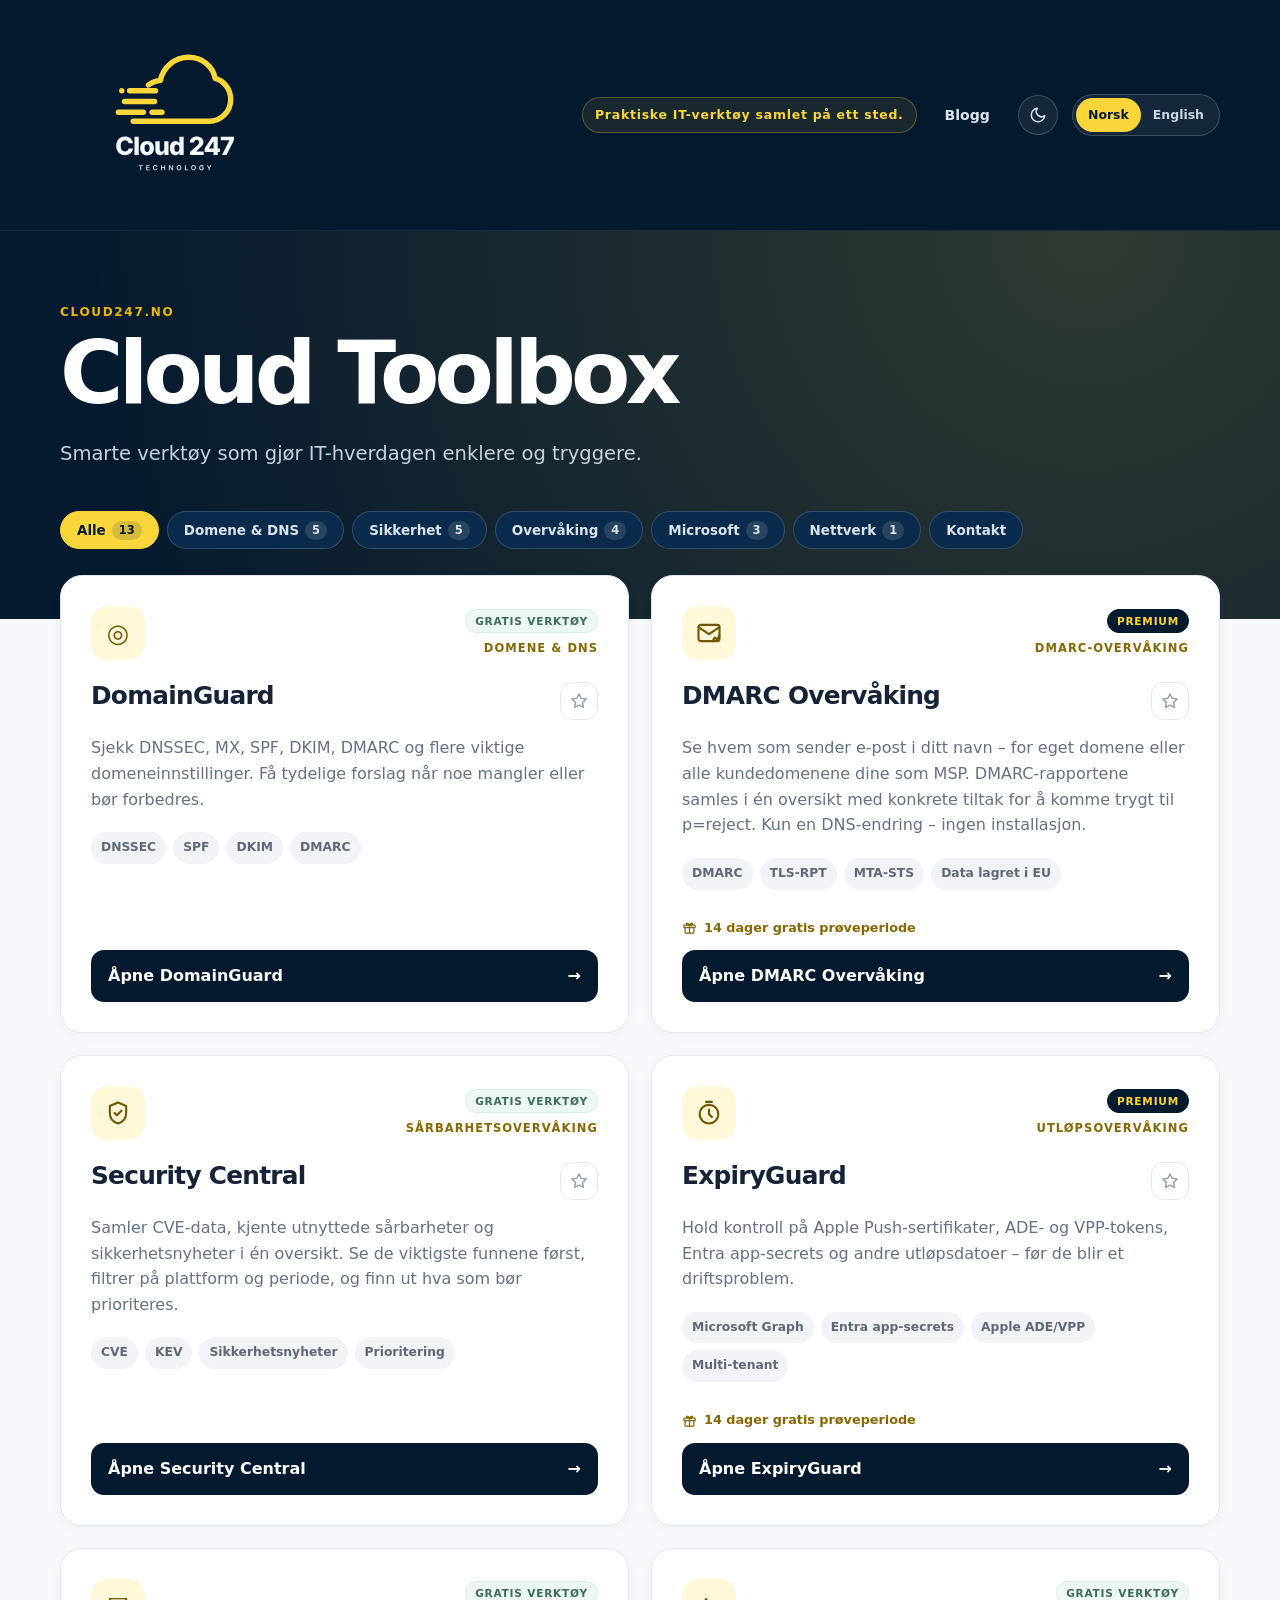
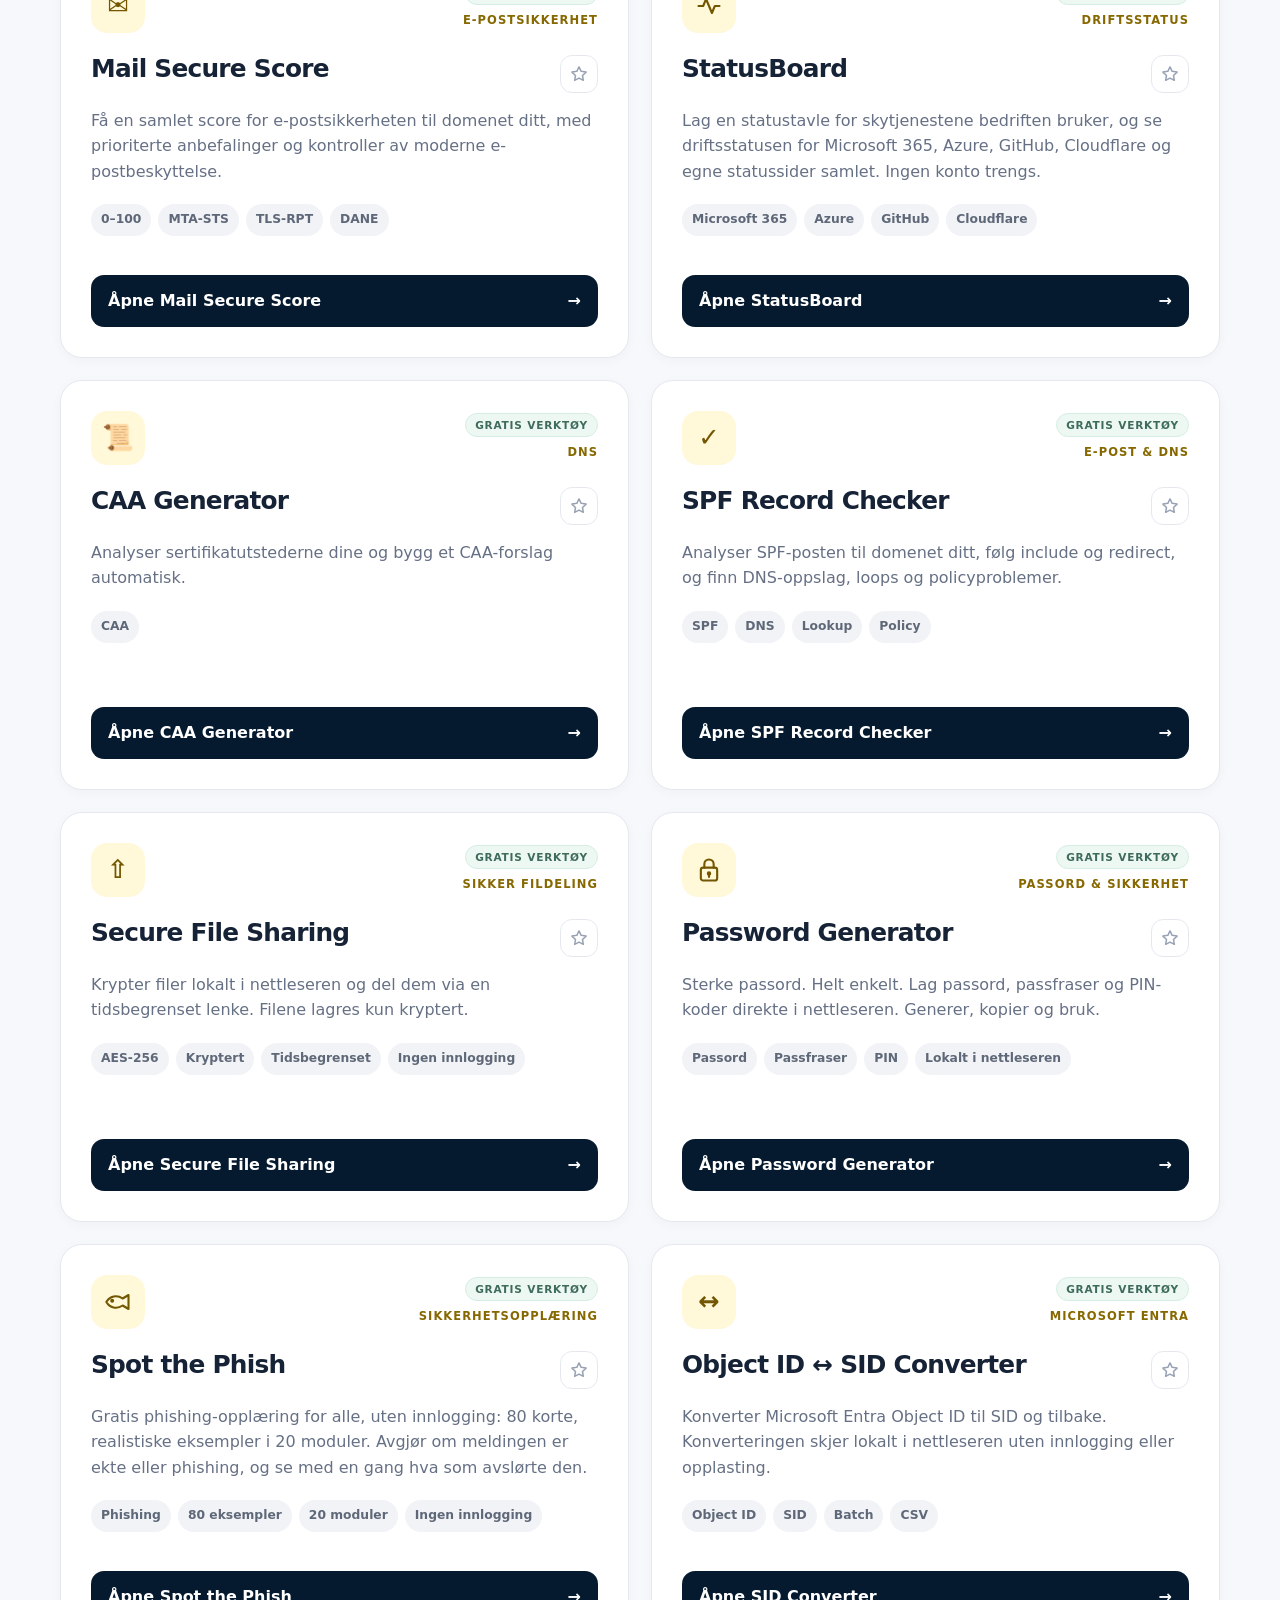
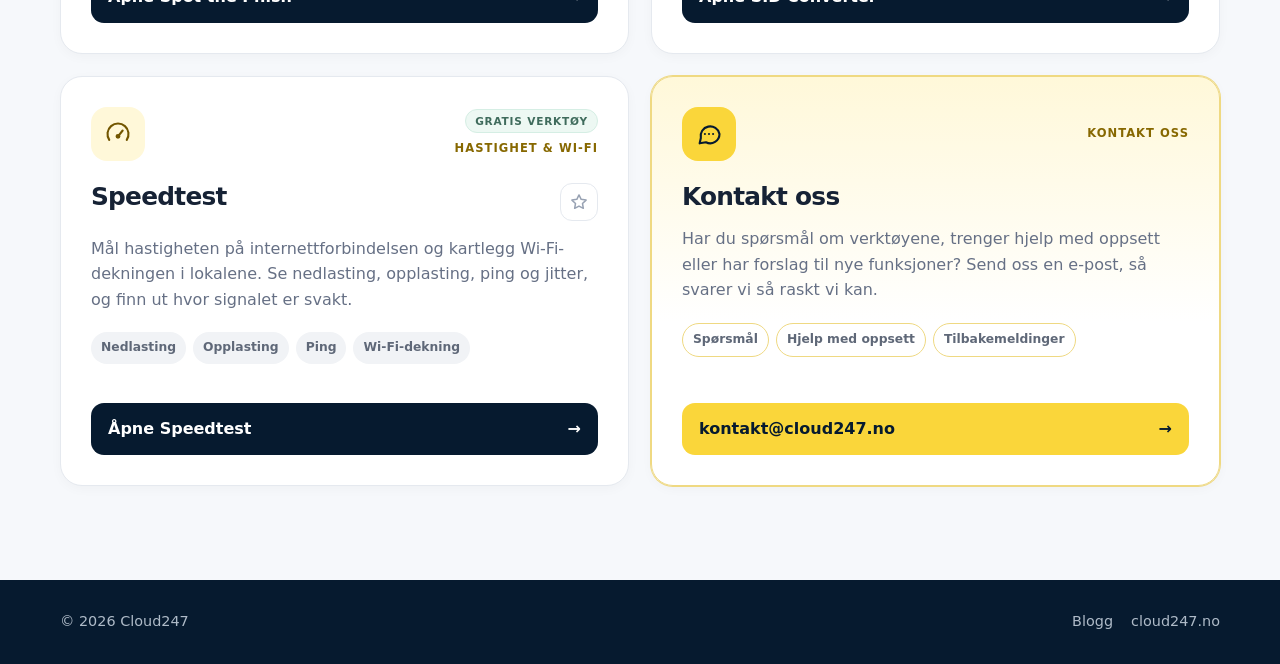
<file: index.html>
<!doctype html>
<html lang="no">
<head>
  <meta charset="utf-8">
  <meta name="viewport" content="width=device-width, initial-scale=1">
  <title>Cloud Toolbox | Cloud247</title>
  <meta id="meta-description" name="description" content="Cloud Toolbox fra Cloud247: verkt&oslash;y for DMARC, SPF, DKIM og DNS, s&aring;rbarhetsoverv&aring;king og Microsoft 365, Intune og Entra. Sjekk, overv&aring;k og sikre domenet ditt.">
  <link rel="canonical" href="https://cloud247.no/">
  <meta name="theme-color" content="#061A2F">
  <script>(function(){var t;try{t=localStorage.getItem('cloud247-theme')}catch(e){}if(t!=='dark'&&t!=='light'){t=window.matchMedia&&matchMedia('(prefers-color-scheme: dark)').matches?'dark':'light'}document.documentElement.dataset.theme=t})();</script>
  <meta property="og:title" content="Cloud Toolbox | Cloud247">
  <meta id="og-description" property="og:description" content="Praktiske Cloud247-verkt&oslash;y samlet p&aring; ett sted.">
  <meta property="og:type" content="website">
  <meta property="og:url" content="https://cloud247.no/">
  <meta property="og:site_name" content="Cloud247">
  <meta property="og:locale" content="nb_NO">
  <meta property="og:locale:alternate" content="en_US">
  <meta name="twitter:card" content="summary">
  <link rel="icon" href="assets/cloud247-mark.svg" type="image/svg+xml">
  <link rel="apple-touch-icon" href="assets/apple-touch-icon.png">
  <link rel="stylesheet" href="styles.css?v=20261105-dark">
  <script type="application/ld+json">
  {
    "@context": "https://schema.org",
    "@graph": [
      {
        "@type": "Organization",
        "@id": "https://cloud247.no/#organization",
        "name": "Cloud247",
        "url": "https://cloud247.no/",
        "logo": "https://cloud247.no/assets/cloud247-logo.svg",
        "email": "kontakt@cloud247.no"
      },
      {
        "@type": "WebSite",
        "@id": "https://cloud247.no/#website",
        "name": "Cloud Toolbox",
        "url": "https://cloud247.no/",
        "inLanguage": "nb",
        "publisher": {
          "@id": "https://cloud247.no/#organization"
        }
      },
      {
        "@type": "ItemList",
        "name": "Cloud247-verktøy",
        "numberOfItems": 13,
        "itemListElement": [
          {
            "@type": "ListItem",
            "position": 1,
            "item": {
              "@type": "SoftwareApplication",
              "name": "DomainGuard",
              "url": "https://domainguard.cloud247.no/",
              "description": "Sjekk DNSSEC, MX, SPF, DKIM, DMARC og andre viktige domeneinnstillinger.",
              "applicationCategory": "SecurityApplication",
              "operatingSystem": "Web",
              "publisher": {
                "@id": "https://cloud247.no/#organization"
              },
              "offers": {
                "@type": "Offer",
                "price": "0",
                "priceCurrency": "NOK"
              }
            }
          },
          {
            "@type": "ListItem",
            "position": 2,
            "item": {
              "@type": "SoftwareApplication",
              "name": "DMARC Overvåking",
              "url": "https://dmarc.cloud247.no/",
              "description": "Samler DMARC-rapporter og viser hvem som sender e-post på vegne av domenet ditt.",
              "applicationCategory": "SecurityApplication",
              "operatingSystem": "Web",
              "publisher": {
                "@id": "https://cloud247.no/#organization"
              }
            }
          },
          {
            "@type": "ListItem",
            "position": 3,
            "item": {
              "@type": "SoftwareApplication",
              "name": "Security Central",
              "url": "https://securitycentral.cloud247.no/",
              "description": "Samler CVE-data, kjente utnyttede sårbarheter og sikkerhetsnyheter i én oversikt.",
              "applicationCategory": "SecurityApplication",
              "operatingSystem": "Web",
              "publisher": {
                "@id": "https://cloud247.no/#organization"
              },
              "offers": {
                "@type": "Offer",
                "price": "0",
                "priceCurrency": "NOK"
              }
            }
          },
          {
            "@type": "ListItem",
            "position": 4,
            "item": {
              "@type": "SoftwareApplication",
              "name": "ExpiryGuard",
              "url": "https://expiry.cloud247.no/",
              "description": "Overvåker utløpsdatoer for Apple Push-sertifikater, ADE- og VPP-tokens og Entra app-secrets.",
              "applicationCategory": "SecurityApplication",
              "operatingSystem": "Web",
              "publisher": {
                "@id": "https://cloud247.no/#organization"
              }
            }
          },
          {
            "@type": "ListItem",
            "position": 5,
            "item": {
              "@type": "SoftwareApplication",
              "name": "Mail Secure Score",
              "url": "https://mailscore.cloud247.no/",
              "description": "Gir en samlet score for e-postsikkerheten til domenet ditt.",
              "applicationCategory": "SecurityApplication",
              "operatingSystem": "Web",
              "publisher": {
                "@id": "https://cloud247.no/#organization"
              },
              "offers": {
                "@type": "Offer",
                "price": "0",
                "priceCurrency": "NOK"
              }
            }
          },
          {
            "@type": "ListItem",
            "position": 6,
            "item": {
              "@type": "SoftwareApplication",
              "name": "StatusBoard",
              "url": "https://status.cloud247.no/",
              "description": "Statustavle for skytjenestene bedriften bruker, som Microsoft 365, Azure, GitHub og Cloudflare.",
              "applicationCategory": "SecurityApplication",
              "operatingSystem": "Web",
              "publisher": {
                "@id": "https://cloud247.no/#organization"
              },
              "offers": {
                "@type": "Offer",
                "price": "0",
                "priceCurrency": "NOK"
              }
            }
          },
          {
            "@type": "ListItem",
            "position": 7,
            "item": {
              "@type": "SoftwareApplication",
              "name": "CAA Generator",
              "url": "https://caa.cloud247.no/",
              "description": "Analyserer sertifikatutstedere og bygger et forslag til CAA-post.",
              "applicationCategory": "SecurityApplication",
              "operatingSystem": "Web",
              "publisher": {
                "@id": "https://cloud247.no/#organization"
              },
              "offers": {
                "@type": "Offer",
                "price": "0",
                "priceCurrency": "NOK"
              }
            }
          },
          {
            "@type": "ListItem",
            "position": 8,
            "item": {
              "@type": "SoftwareApplication",
              "name": "SPF Record Checker",
              "url": "https://spf.cloud247.no/",
              "description": "Analyserer SPF-posten til domenet og finner DNS-oppslag, loops og policyproblemer.",
              "applicationCategory": "SecurityApplication",
              "operatingSystem": "Web",
              "publisher": {
                "@id": "https://cloud247.no/#organization"
              },
              "offers": {
                "@type": "Offer",
                "price": "0",
                "priceCurrency": "NOK"
              }
            }
          },
          {
            "@type": "ListItem",
            "position": 9,
            "item": {
              "@type": "SoftwareApplication",
              "name": "Secure File Sharing",
              "url": "https://sfs.cloud247.no/",
              "description": "Krypterer filer i nettleseren og deler dem via en tidsbegrenset lenke.",
              "applicationCategory": "SecurityApplication",
              "operatingSystem": "Web",
              "publisher": {
                "@id": "https://cloud247.no/#organization"
              },
              "offers": {
                "@type": "Offer",
                "price": "0",
                "priceCurrency": "NOK"
              }
            }
          },
          {
            "@type": "ListItem",
            "position": 10,
            "item": {
              "@type": "SoftwareApplication",
              "name": "Password Generator",
              "url": "https://passgen.cloud247.no/",
              "description": "Lager passord, passfraser og PIN-koder direkte i nettleseren.",
              "applicationCategory": "SecurityApplication",
              "operatingSystem": "Web",
              "publisher": {
                "@id": "https://cloud247.no/#organization"
              },
              "offers": {
                "@type": "Offer",
                "price": "0",
                "priceCurrency": "NOK"
              }
            }
          },
          {
            "@type": "ListItem",
            "position": 11,
            "item": {
              "@type": "SoftwareApplication",
              "name": "Spot the Phish",
              "url": "https://phislearn.cloud247.no/",
              "description": "Gratis phishing-opplæring uten innlogging: 80 korte, realistiske eksempler i 20 moduler. Avgjør om meldingen er ekte eller phishing, og se hva som avslørte den.",
              "applicationCategory": "EducationalApplication",
              "operatingSystem": "Web",
              "publisher": {
                "@id": "https://cloud247.no/#organization"
              },
              "offers": {
                "@type": "Offer",
                "price": "0",
                "priceCurrency": "NOK"
              }
            }
          },
          {
            "@type": "ListItem",
            "position": 12,
            "item": {
              "@type": "SoftwareApplication",
              "name": "Object ID ↔ SID Converter",
              "url": "https://sidconverter.cloud247.no/",
              "description": "Konverterer Microsoft Entra Object ID til SID og tilbake, lokalt i nettleseren.",
              "applicationCategory": "SecurityApplication",
              "operatingSystem": "Web",
              "publisher": {
                "@id": "https://cloud247.no/#organization"
              },
              "offers": {
                "@type": "Offer",
                "price": "0",
                "priceCurrency": "NOK"
              }
            }
          },
          {
            "@type": "ListItem",
            "position": 13,
            "item": {
              "@type": "SoftwareApplication",
              "name": "Speedtest",
              "url": "https://speedtest.cloud247.no/",
              "description": "Måler hastigheten på internettforbindelsen og kartlegger Wi-Fi-dekningen i lokalene.",
              "applicationCategory": "UtilitiesApplication",
              "operatingSystem": "Web",
              "publisher": {
                "@id": "https://cloud247.no/#organization"
              },
              "offers": {
                "@type": "Offer",
                "price": "0",
                "priceCurrency": "NOK"
              }
            }
          }
        ]
      }
    ]
  }
  </script>
</head>
<body>
  <header class="site-header">
    <div class="shell header-inner">
      <a class="brand" href="/" aria-label="Cloud247">
        <img src="assets/cloud247-logo.svg" alt="Cloud247 Technology">
      </a>

      <div class="header-actions">
        <span class="header-badge" data-no="Praktiske IT-verkt&oslash;y samlet p&aring; ett sted." data-en="Practical IT tools in one place.">Praktiske IT-verkt&oslash;y samlet p&aring; ett sted.</span>
        <a class="nav-link" href="/blogg/" data-no="Blogg" data-en="Blog">Blogg</a>
        <button class="theme-toggle" type="button" aria-label="Bytt til m&oslash;rk modus" aria-pressed="false">
          <svg class="icon-moon" width="18" height="18" viewBox="0 0 24 24" fill="none" stroke="currentColor" stroke-width="2" stroke-linecap="round" stroke-linejoin="round" aria-hidden="true" focusable="false"><path d="M21 12.8A9 9 0 1 1 11.2 3a7 7 0 0 0 9.8 9.8z"></path></svg>
          <svg class="icon-sun" width="18" height="18" viewBox="0 0 24 24" fill="none" stroke="currentColor" stroke-width="2" stroke-linecap="round" stroke-linejoin="round" aria-hidden="true" focusable="false"><circle cx="12" cy="12" r="4"></circle><path d="M12 2v2M12 20v2M4.9 4.9l1.4 1.4M17.7 17.7l1.4 1.4M2 12h2M20 12h2M4.9 19.1l1.4-1.4M17.7 6.3l1.4-1.4"></path></svg>
        </button>
        <div class="language-switcher" role="group" aria-label="Language">
          <button class="language-button is-active" type="button" data-language="no" aria-pressed="true">Norsk</button>
          <button class="language-button" type="button" data-language="en" aria-pressed="false">English</button>
        </div>
      </div>
    </div>
  </header>

  <main>
    <section class="hub-hero" aria-labelledby="hub-title">
      <div class="shell">
        <div class="hub-intro">
          <p class="eyebrow">CLOUD247.NO</p>
          <h1 id="hub-title">Cloud Toolbox</h1>
          <p class="lead" data-no="Smarte verkt&oslash;y som gj&oslash;r IT-hverdagen enklere og tryggere." data-en="Smart tools that make everyday IT easier and safer.">Smarte verkt&oslash;y som gj&oslash;r IT-hverdagen enklere og tryggere.</p>
        </div>

        <div class="tool-filters" role="group" data-aria-no="Filtrer etter kategori" data-aria-en="Filter by category" aria-label="Filtrer etter kategori">
          <button class="filter-chip is-active" type="button" data-filter="all" aria-pressed="true"><span data-no="Alle" data-en="All">Alle</span></button>
          <button class="filter-chip" type="button" data-filter="favorites" aria-pressed="false" hidden><span aria-hidden="true">&#9733;</span> <span data-no="Favoritter" data-en="Favorites">Favoritter</span></button>
          <button class="filter-chip" type="button" data-filter="dns" aria-pressed="false"><span data-no="Domene &amp; DNS" data-en="Domain &amp; DNS">Domene &amp; DNS</span></button>
          <button class="filter-chip" type="button" data-filter="security" aria-pressed="false"><span data-no="Sikkerhet" data-en="Security">Sikkerhet</span></button>
          <button class="filter-chip" type="button" data-filter="monitoring" aria-pressed="false"><span data-no="Overv&aring;king" data-en="Monitoring">Overv&aring;king</span></button>
          <button class="filter-chip" type="button" data-filter="microsoft" aria-pressed="false"><span>Microsoft</span></button>
          <button class="filter-chip" type="button" data-filter="network" aria-pressed="false"><span data-no="Nettverk" data-en="Network">Nettverk</span></button>
          <button class="filter-chip" type="button" data-filter="contact" aria-pressed="false"><span data-no="Kontakt" data-en="Contact">Kontakt</span></button>
        </div>
        <p class="visually-hidden" id="filter-status" aria-live="polite"></p>

        <div class="tool-grid" data-aria-no="Cloud247 verkt&oslash;y" data-aria-en="Cloud247 tools" aria-label="Cloud247 verkt&oslash;y">
          <article class="tool-card" data-tool="domainguard" data-categories="dns">
            <div class="tool-top">
              <div class="tool-icon" aria-hidden="true">&#9678;</div>
              <div class="tool-meta">
                <span class="access-badge access-free" data-no="GRATIS VERKT&Oslash;Y" data-en="FREE TOOL">GRATIS VERKT&Oslash;Y</span>
                <span class="tool-type" data-no="DOMENE &amp; DNS" data-en="DOMAIN &amp; DNS">DOMENE &amp; DNS</span>
              </div>
            </div>
            <h2>DomainGuard</h2>
            <p data-no="Sjekk DNSSEC, MX, SPF, DKIM, DMARC og flere viktige domeneinnstillinger. F&aring; tydelige forslag n&aring;r noe mangler eller b&oslash;r forbedres." data-en="Check DNSSEC, MX, SPF, DKIM, DMARC and other important domain settings. Get clear recommendations when something is missing or should be improved.">Sjekk DNSSEC, MX, SPF, DKIM, DMARC og flere viktige domeneinnstillinger. F&aring; tydelige forslag n&aring;r noe mangler eller b&oslash;r forbedres.</p>
            <div class="tags" data-aria-no="Funksjoner" data-aria-en="Features" aria-label="Funksjoner">
              <span>DNSSEC</span><span>SPF</span><span>DKIM</span><span>DMARC</span>
            </div>
            <a class="tool-link" href="https://domainguard.cloud247.no/" target="_blank" rel="noopener noreferrer">
              <span data-no="&Aring;pne DomainGuard" data-en="Open DomainGuard">&Aring;pne DomainGuard</span><span aria-hidden="true">&rarr;</span>
            </a>
          </article>

          <article class="tool-card" data-tool="dmarc" data-categories="dns monitoring">
            <div class="tool-top">
              <div class="tool-icon" aria-hidden="true">
                <svg width="28" height="28" viewBox="0 0 24 24" fill="none" stroke="currentColor" stroke-width="1.8" stroke-linecap="round" stroke-linejoin="round" focusable="false">
                  <rect x="3" y="5" width="18" height="14" rx="2"></rect>
                  <path d="M3 7l9 6 9-6"></path>
                  <path d="M15 19l2-3 2 1.5 2-3.5"></path>
                </svg>
              </div>
              <div class="tool-meta">
                <span class="access-badge access-premium">PREMIUM</span>
                <span class="tool-type" data-no="DMARC-OVERV&Aring;KING" data-en="DMARC MONITORING">DMARC-OVERV&Aring;KING</span>
              </div>
            </div>
            <h2 data-no="DMARC Overv&aring;king" data-en="DMARC Monitoring">DMARC Overv&aring;king</h2>
            <p data-no="Se hvem som sender e-post i ditt navn &ndash; for eget domene eller alle kundedomenene dine som MSP. DMARC-rapportene samles i &eacute;n oversikt med konkrete tiltak for &aring; komme trygt til p=reject. Kun en DNS-endring &ndash; ingen installasjon." data-en="See who sends email in your name &ndash; for your own domain or all your customers&rsquo; domains as an MSP. DMARC reports are gathered in one overview with clear steps to reach p=reject safely. Just one DNS change &ndash; nothing to install.">Se hvem som sender e-post i ditt navn &ndash; for eget domene eller alle kundedomenene dine som MSP. DMARC-rapportene samles i &eacute;n oversikt med konkrete tiltak for &aring; komme trygt til p=reject. Kun en DNS-endring &ndash; ingen installasjon.</p>
            <div class="tags" data-aria-no="Funksjoner" data-aria-en="Features" aria-label="Funksjoner">
              <span>DMARC</span><span>TLS-RPT</span><span>MTA-STS</span><span data-no="Data lagret i EU" data-en="Data stored in the EU">Data lagret i EU</span>
            </div>
            <div class="access-note">
              <svg width="15" height="15" viewBox="0 0 24 24" fill="none" stroke="currentColor" stroke-width="2" stroke-linecap="round" stroke-linejoin="round" aria-hidden="true" focusable="false"><rect x="3" y="8" width="18" height="4" rx="1"></rect><path d="M5 12v8a1 1 0 0 0 1 1h12a1 1 0 0 0 1-1v-8"></path><path d="M12 8v13"></path><path d="M12 8c-1.5-3-5-3.5-5-1.5S10 8 12 8z"></path><path d="M12 8c1.5-3 5-3.5 5-1.5S14 8 12 8z"></path></svg>
              <span data-no="14 dager gratis pr&oslash;veperiode" data-en="14-day free trial">14 dager gratis pr&oslash;veperiode</span>
            </div>
            <a class="tool-link" href="https://dmarc.cloud247.no/?utm_source=cloud247&amp;utm_medium=toolbox&amp;utm_campaign=tool_card&amp;utm_content=dmarc" target="_blank" rel="noopener noreferrer">
              <span data-no="&Aring;pne DMARC Overv&aring;king" data-en="Open DMARC Monitoring">&Aring;pne DMARC Overv&aring;king</span><span aria-hidden="true">&rarr;</span>
            </a>
          </article>

          <article class="tool-card" data-tool="securitycentral" data-categories="security monitoring">
            <div class="tool-top">
              <div class="tool-icon" aria-hidden="true">
                <svg width="28" height="28" viewBox="0 0 24 24" fill="none" stroke="currentColor" stroke-width="1.8" stroke-linecap="round" stroke-linejoin="round" focusable="false">
                  <path d="M12 3l7 3v6c0 4.5-3 7.8-7 9-4-1.2-7-4.5-7-9V6l7-3z"></path>
                  <path d="M9 12l2 2 4-4"></path>
                </svg>
              </div>
              <div class="tool-meta">
                <span class="access-badge access-free" data-no="GRATIS VERKT&Oslash;Y" data-en="FREE TOOL">GRATIS VERKT&Oslash;Y</span>
                <span class="tool-type" data-no="S&Aring;RBARHETSOVERV&Aring;KING" data-en="VULNERABILITY MONITORING">S&Aring;RBARHETSOVERV&Aring;KING</span>
              </div>
            </div>
            <h2>Security Central</h2>
            <p data-no="Samler CVE-data, kjente utnyttede s&aring;rbarheter og sikkerhetsnyheter i &eacute;n oversikt. Se de viktigste funnene f&oslash;rst, filtrer p&aring; plattform og periode, og finn ut hva som b&oslash;r prioriteres." data-en="Brings together CVE data, known exploited vulnerabilities and security news in one overview. See the most important findings first, filter by platform and time period, and find out what to prioritize.">Samler CVE-data, kjente utnyttede s&aring;rbarheter og sikkerhetsnyheter i &eacute;n oversikt. Se de viktigste funnene f&oslash;rst, filtrer p&aring; plattform og periode, og finn ut hva som b&oslash;r prioriteres.</p>
            <div class="tags" data-aria-no="Funksjoner" data-aria-en="Features" aria-label="Funksjoner">
              <span>CVE</span><span>KEV</span><span data-no="Sikkerhetsnyheter" data-en="Security news">Sikkerhetsnyheter</span><span data-no="Prioritering" data-en="Prioritization">Prioritering</span>
            </div>
            <a class="tool-link" href="https://securitycentral.cloud247.no/" target="_blank" rel="noopener noreferrer">
              <span data-no="&Aring;pne Security Central" data-en="Open Security Central">&Aring;pne Security Central</span><span aria-hidden="true">&rarr;</span>
            </a>
          </article>

          <article class="tool-card" data-tool="expiryguard" data-categories="microsoft monitoring">
            <div class="tool-top">
              <div class="tool-icon" aria-hidden="true">
                <svg width="28" height="28" viewBox="0 0 24 24" fill="none" stroke="currentColor" stroke-width="1.8" stroke-linecap="round" stroke-linejoin="round" focusable="false">
                  <circle cx="12" cy="13" r="8"></circle>
                  <path d="M12 9v4l2.5 2.5"></path>
                  <path d="M9.5 2.5h5"></path>
                </svg>
              </div>
              <div class="tool-meta">
                <span class="access-badge access-premium">PREMIUM</span>
                <span class="tool-type" data-no="UTL&Oslash;PSOVERV&Aring;KING" data-en="EXPIRY MONITORING">UTL&Oslash;PSOVERV&Aring;KING</span>
              </div>
            </div>
            <h2>ExpiryGuard</h2>
            <p data-no="Hold kontroll p&aring; Apple Push-sertifikater, ADE- og VPP-tokens, Entra app-secrets og andre utl&oslash;psdatoer &ndash; f&oslash;r de blir et driftsproblem." data-en="Keep track of Apple Push certificates, ADE and VPP tokens, Entra app secrets and other expiry dates &ndash; before they become an operational problem.">Hold kontroll p&aring; Apple Push-sertifikater, ADE- og VPP-tokens, Entra app-secrets og andre utl&oslash;psdatoer &ndash; f&oslash;r de blir et driftsproblem.</p>
            <div class="tags" data-aria-no="Funksjoner" data-aria-en="Features" aria-label="Funksjoner">
              <span>Microsoft Graph</span><span>Entra app-secrets</span><span>Apple ADE/VPP</span><span>Multi-tenant</span>
            </div>
            <div class="access-note">
              <svg width="15" height="15" viewBox="0 0 24 24" fill="none" stroke="currentColor" stroke-width="2" stroke-linecap="round" stroke-linejoin="round" aria-hidden="true" focusable="false"><rect x="3" y="8" width="18" height="4" rx="1"></rect><path d="M5 12v8a1 1 0 0 0 1 1h12a1 1 0 0 0 1-1v-8"></path><path d="M12 8v13"></path><path d="M12 8c-1.5-3-5-3.5-5-1.5S10 8 12 8z"></path><path d="M12 8c1.5-3 5-3.5 5-1.5S14 8 12 8z"></path></svg>
              <span data-no="14 dager gratis pr&oslash;veperiode" data-en="14-day free trial">14 dager gratis pr&oslash;veperiode</span>
            </div>
            <a class="tool-link" href="https://expiry.cloud247.no/?utm_source=cloud247&amp;utm_medium=toolbox&amp;utm_campaign=tool_card&amp;utm_content=expiryguard" target="_blank" rel="noopener noreferrer">
              <span data-no="&Aring;pne ExpiryGuard" data-en="Open ExpiryGuard">&Aring;pne ExpiryGuard</span><span aria-hidden="true">&rarr;</span>
            </a>
          </article>

          <article class="tool-card" data-tool="mailscore" data-categories="dns">
            <div class="tool-top">
              <div class="tool-icon" aria-hidden="true">&#9993;</div>
              <div class="tool-meta">
                <span class="access-badge access-free" data-no="GRATIS VERKT&Oslash;Y" data-en="FREE TOOL">GRATIS VERKT&Oslash;Y</span>
                <span class="tool-type" data-no="E-POSTSIKKERHET" data-en="EMAIL SECURITY">E-POSTSIKKERHET</span>
              </div>
            </div>
            <h2>Mail Secure Score</h2>
            <p data-no="F&aring; en samlet score for e-postsikkerheten til domenet ditt, med prioriterte anbefalinger og kontroller av moderne e-postbeskyttelse." data-en="Get an overall email security score for your domain, with prioritized recommendations and checks for modern email protection.">F&aring; en samlet score for e-postsikkerheten til domenet ditt, med prioriterte anbefalinger og kontroller av moderne e-postbeskyttelse.</p>
            <div class="tags" data-aria-no="Funksjoner" data-aria-en="Features" aria-label="Funksjoner">
              <span>0&ndash;100</span><span>MTA-STS</span><span>TLS-RPT</span><span>DANE</span>
            </div>
            <a class="tool-link" href="https://mailscore.cloud247.no/" target="_blank" rel="noopener noreferrer">
              <span data-no="&Aring;pne Mail Secure Score" data-en="Open Mail Secure Score">&Aring;pne Mail Secure Score</span><span aria-hidden="true">&rarr;</span>
            </a>
          </article>

          <article class="tool-card" data-tool="statusboard" data-categories="microsoft security monitoring">
            <div class="tool-top">
              <div class="tool-icon" aria-hidden="true">
                <svg width="28" height="28" viewBox="0 0 24 24" fill="none" stroke="currentColor" stroke-width="1.8" stroke-linecap="round" stroke-linejoin="round" focusable="false">
                  <path d="M3 12h4l2.5-6 5 12 2.5-6h4"></path>
                </svg>
              </div>
              <div class="tool-meta">
                <span class="access-badge access-free" data-no="GRATIS VERKT&Oslash;Y" data-en="FREE TOOL">GRATIS VERKT&Oslash;Y</span>
                <span class="tool-type" data-no="DRIFTSSTATUS" data-en="SERVICE STATUS">DRIFTSSTATUS</span>
              </div>
            </div>
            <h2>StatusBoard</h2>
            <p data-no="Lag en statustavle for skytjenestene bedriften bruker, og se driftsstatusen for Microsoft 365, Azure, GitHub, Cloudflare og egne statussider samlet. Ingen konto trengs." data-en="Create a status board for the cloud services your business uses, and see the status of Microsoft 365, Azure, GitHub, Cloudflare and your own status pages in one place. No account needed.">Lag en statustavle for skytjenestene bedriften bruker, og se driftsstatusen for Microsoft 365, Azure, GitHub, Cloudflare og egne statussider samlet. Ingen konto trengs.</p>
            <div class="tags" data-aria-no="Funksjoner" data-aria-en="Features" aria-label="Funksjoner">
              <span>Microsoft 365</span><span>Azure</span><span>GitHub</span><span>Cloudflare</span>
            </div>
            <a class="tool-link" href="https://status.cloud247.no/" target="_blank" rel="noopener noreferrer">
              <span data-no="&Aring;pne StatusBoard" data-en="Open StatusBoard">&Aring;pne StatusBoard</span><span aria-hidden="true">&rarr;</span>
            </a>
          </article>

          <article class="tool-card" data-tool="caa" data-categories="dns">
            <div class="tool-top">
              <div class="tool-icon" aria-hidden="true">&#128220;</div>
              <div class="tool-meta">
                <span class="access-badge access-free" data-no="GRATIS VERKT&Oslash;Y" data-en="FREE TOOL">GRATIS VERKT&Oslash;Y</span>
                <span class="tool-type">DNS</span>
              </div>
            </div>
            <h2>CAA Generator</h2>
            <p data-no="Analyser sertifikatutstederne dine og bygg et CAA-forslag automatisk." data-en="Analyze your certificate authorities and automatically build a suggested CAA record.">Analyser sertifikatutstederne dine og bygg et CAA-forslag automatisk.</p>
            <div class="tags" data-aria-no="Funksjoner" data-aria-en="Features" aria-label="Funksjoner"><span>CAA</span></div>
            <a class="tool-link" href="https://caa.cloud247.no" target="_blank" rel="noopener noreferrer">
              <span data-no="&Aring;pne CAA Generator" data-en="Open CAA Generator">&Aring;pne CAA Generator</span><span aria-hidden="true">&rarr;</span>
            </a>
          </article>

          <article class="tool-card" data-tool="spf" data-categories="dns">
            <div class="tool-top">
              <div class="tool-icon" aria-hidden="true">&#10003;</div>
              <div class="tool-meta">
                <span class="access-badge access-free" data-no="GRATIS VERKT&Oslash;Y" data-en="FREE TOOL">GRATIS VERKT&Oslash;Y</span>
                <span class="tool-type" data-no="E-POST &amp; DNS" data-en="EMAIL &amp; DNS">E-POST &amp; DNS</span>
              </div>
            </div>
            <h2>SPF Record Checker</h2>
            <p data-no="Analyser SPF-posten til domenet ditt, f&oslash;lg include og redirect, og finn DNS-oppslag, loops og policyproblemer." data-en="Analyze your domain's SPF record, follow include and redirect chains, and identify DNS lookups, loops and policy issues.">Analyser SPF-posten til domenet ditt, f&oslash;lg include og redirect, og finn DNS-oppslag, loops og policyproblemer.</p>
            <div class="tags" data-aria-no="Funksjoner" data-aria-en="Features" aria-label="Funksjoner">
              <span>SPF</span><span>DNS</span><span>Lookup</span><span>Policy</span>
            </div>
            <a class="tool-link" href="https://spf.cloud247.no/" target="_blank" rel="noopener noreferrer">
              <span data-no="&Aring;pne SPF Record Checker" data-en="Open SPF Record Checker">&Aring;pne SPF Record Checker</span><span aria-hidden="true">&rarr;</span>
            </a>
          </article>

          <article class="tool-card" data-tool="sfs" data-categories="security">
            <div class="tool-top">
              <div class="tool-icon" aria-hidden="true">&#8679;</div>
              <div class="tool-meta">
                <span class="access-badge access-free" data-no="GRATIS VERKT&Oslash;Y" data-en="FREE TOOL">GRATIS VERKT&Oslash;Y</span>
                <span class="tool-type" data-no="SIKKER FILDELING" data-en="SECURE FILE SHARING">SIKKER FILDELING</span>
              </div>
            </div>
            <h2>Secure File Sharing</h2>
            <p data-no="Krypter filer lokalt i nettleseren og del dem via en tidsbegrenset lenke. Filene lagres kun kryptert." data-en="Encrypt files locally in your browser and share them through a time-limited link. Files are stored only in encrypted form.">Krypter filer lokalt i nettleseren og del dem via en tidsbegrenset lenke. Filene lagres kun kryptert.</p>
            <div class="tags" data-aria-no="Funksjoner" data-aria-en="Features" aria-label="Funksjoner">
              <span>AES-256</span><span data-no="Kryptert" data-en="Encrypted">Kryptert</span><span data-no="Tidsbegrenset" data-en="Time-limited">Tidsbegrenset</span><span data-no="Ingen innlogging" data-en="No sign-in">Ingen innlogging</span>
            </div>
            <a class="tool-link" href="https://sfs.cloud247.no/" target="_blank" rel="noopener noreferrer">
              <span data-no="&Aring;pne Secure File Sharing" data-en="Open Secure File Sharing">&Aring;pne Secure File Sharing</span><span aria-hidden="true">&rarr;</span>
            </a>
          </article>

          <article class="tool-card" data-tool="passgen" data-categories="security" id="password-generator">
            <div class="tool-top">
              <div class="tool-icon" aria-hidden="true">
                <svg width="28" height="28" viewBox="0 0 24 24" fill="none" stroke="currentColor" stroke-width="1.8" stroke-linecap="round" stroke-linejoin="round" focusable="false">
                  <rect x="5" y="10" width="14" height="11" rx="2"></rect>
                  <path d="M8 10V7a4 4 0 0 1 8 0v3"></path>
                  <circle cx="12" cy="15" r="1"></circle>
                  <path d="M12 16v2"></path>
                </svg>
              </div>
              <div class="tool-meta">
                <span class="access-badge access-free" data-no="GRATIS VERKT&Oslash;Y" data-en="FREE TOOL">GRATIS VERKT&Oslash;Y</span>
                <span class="tool-type" data-no="PASSORD &amp; SIKKERHET" data-en="PASSWORDS &amp; SECURITY">PASSORD &amp; SIKKERHET</span>
              </div>
            </div>
            <h2>Password Generator</h2>
            <p data-no="Sterke passord. Helt enkelt. Lag passord, passfraser og PIN-koder direkte i nettleseren. Generer, kopier og bruk." data-en="Strong passwords. Made simple. Create passwords, passphrases and PINs directly in your browser. Generate, copy and go.">Sterke passord. Helt enkelt. Lag passord, passfraser og PIN-koder direkte i nettleseren. Generer, kopier og bruk.</p>
            <div class="tags" data-aria-no="Funksjoner" data-aria-en="Features" aria-label="Funksjoner">
              <span data-no="Passord" data-en="Passwords">Passord</span><span data-no="Passfraser" data-en="Passphrases">Passfraser</span><span>PIN</span><span data-no="Lokalt i nettleseren" data-en="Locally in your browser">Lokalt i nettleseren</span>
            </div>
            <a class="tool-link" href="https://passgen.cloud247.no/" target="_blank" rel="noopener noreferrer">
              <span data-no="&Aring;pne Password Generator" data-en="Open Password Generator">&Aring;pne Password Generator</span><span aria-hidden="true">&rarr;</span>
            </a>
          </article>

          <article class="tool-card" data-tool="spotthephish" data-categories="security">
            <div class="tool-top">
              <div class="tool-icon" aria-hidden="true">
                <svg width="28" height="28" viewBox="0 0 24 24" fill="none" stroke="currentColor" stroke-width="1.8" stroke-linecap="round" stroke-linejoin="round" focusable="false">
                  <path d="M2 12c3-5 9-6.5 14-3l5-3v12l-5-3c-5 3.5-11 2-14-3z"></path>
                  <circle cx="7" cy="11" r=".8" fill="currentColor"></circle>
                </svg>
              </div>
              <div class="tool-meta">
                <span class="access-badge access-free" data-no="GRATIS VERKT&Oslash;Y" data-en="FREE TOOL">GRATIS VERKT&Oslash;Y</span>
                <span class="tool-type" data-no="SIKKERHETSOPPL&AElig;RING" data-en="SECURITY TRAINING">SIKKERHETSOPPL&AElig;RING</span>
              </div>
            </div>
            <h2>Spot the Phish</h2>
            <p data-no="Gratis phishing-oppl&aelig;ring for alle, uten innlogging: 80 korte, realistiske eksempler i 20 moduler. Avgj&oslash;r om meldingen er ekte eller phishing, og se med en gang hva som avsl&oslash;rte den." data-en="Free phishing training for everyone, no sign-in needed: 80 short, realistic examples in 20 modules. Decide whether the message is genuine or phishing, and see right away what gave it away.">Gratis phishing-oppl&aelig;ring for alle, uten innlogging: 80 korte, realistiske eksempler i 20 moduler. Avgj&oslash;r om meldingen er ekte eller phishing, og se med en gang hva som avsl&oslash;rte den.</p>
            <div class="tags" data-aria-no="Funksjoner" data-aria-en="Features" aria-label="Funksjoner">
              <span>Phishing</span><span data-no="80 eksempler" data-en="80 examples">80 eksempler</span><span data-no="20 moduler" data-en="20 modules">20 moduler</span><span data-no="Ingen innlogging" data-en="No sign-in">Ingen innlogging</span>
            </div>
            <a class="tool-link" href="https://phislearn.cloud247.no/" target="_blank" rel="noopener noreferrer">
              <span data-no="&Aring;pne Spot the Phish" data-en="Open Spot the Phish">&Aring;pne Spot the Phish</span><span aria-hidden="true">&rarr;</span>
            </a>
          </article>

          <article class="tool-card" data-tool="sidconverter" data-categories="microsoft">
            <div class="tool-top">
              <div class="tool-icon" aria-hidden="true">&#8596;</div>
              <div class="tool-meta">
                <span class="access-badge access-free" data-no="GRATIS VERKT&Oslash;Y" data-en="FREE TOOL">GRATIS VERKT&Oslash;Y</span>
                <span class="tool-type">MICROSOFT ENTRA</span>
              </div>
            </div>
            <h2>Object ID &harr; SID Converter</h2>
            <p data-no="Konverter Microsoft Entra Object ID til SID og tilbake. Konverteringen skjer lokalt i nettleseren uten innlogging eller opplasting." data-en="Convert Microsoft Entra Object ID to SID and back. Conversion happens locally in your browser with no sign-in or upload.">Konverter Microsoft Entra Object ID til SID og tilbake. Konverteringen skjer lokalt i nettleseren uten innlogging eller opplasting.</p>
            <div class="tags" data-aria-no="Funksjoner" data-aria-en="Features" aria-label="Funksjoner">
              <span>Object ID</span><span>SID</span><span>Batch</span><span>CSV</span>
            </div>
            <a class="tool-link" href="https://sidconverter.cloud247.no/" target="_blank" rel="noopener noreferrer">
              <span data-no="&Aring;pne SID Converter" data-en="Open SID Converter">&Aring;pne SID Converter</span><span aria-hidden="true">&rarr;</span>
            </a>
          </article>

          <article class="tool-card" data-tool="speedtest" data-categories="network">
            <div class="tool-top">
              <div class="tool-icon" aria-hidden="true">
                <svg width="28" height="28" viewBox="0 0 24 24" fill="none" stroke="currentColor" stroke-width="1.8" stroke-linecap="round" stroke-linejoin="round" focusable="false">
                  <path d="M4.5 17a9 9 0 1 1 15 0"></path>
                  <path d="M12 14l4-5"></path>
                  <circle cx="12" cy="14" r="1.2"></circle>
                </svg>
              </div>
              <div class="tool-meta">
                <span class="access-badge access-free" data-no="GRATIS VERKT&Oslash;Y" data-en="FREE TOOL">GRATIS VERKT&Oslash;Y</span>
                <span class="tool-type" data-no="HASTIGHET &amp; WI-FI" data-en="SPEED &amp; WI-FI">HASTIGHET &amp; WI-FI</span>
              </div>
            </div>
            <h2>Speedtest</h2>
            <p data-no="M&aring;l hastigheten p&aring; internettforbindelsen og kartlegg Wi-Fi-dekningen i lokalene. Se nedlasting, opplasting, ping og jitter, og finn ut hvor signalet er svakt." data-en="Measure your internet speed and map Wi-Fi coverage across your premises. See download, upload, ping and jitter, and find where the signal is weak.">M&aring;l hastigheten p&aring; internettforbindelsen og kartlegg Wi-Fi-dekningen i lokalene. Se nedlasting, opplasting, ping og jitter, og finn ut hvor signalet er svakt.</p>
            <div class="tags" data-aria-no="Funksjoner" data-aria-en="Features" aria-label="Funksjoner">
              <span data-no="Nedlasting" data-en="Download">Nedlasting</span><span data-no="Opplasting" data-en="Upload">Opplasting</span><span>Ping</span><span data-no="Wi-Fi-dekning" data-en="Wi-Fi coverage">Wi-Fi-dekning</span>
            </div>
            <a class="tool-link" href="https://speedtest.cloud247.no/" target="_blank" rel="noopener noreferrer">
              <span data-no="&Aring;pne Speedtest" data-en="Open Speedtest">&Aring;pne Speedtest</span><span aria-hidden="true">&rarr;</span>
            </a>
          </article>

          <article class="tool-card contact-card" data-tool="contact" data-categories="contact" data-fixed>
            <div class="tool-top">
              <div class="tool-icon" aria-hidden="true">
                <svg width="28" height="28" viewBox="0 0 24 24" fill="none" stroke="currentColor" stroke-width="1.8" stroke-linecap="round" stroke-linejoin="round" focusable="false">
                  <path d="M21 12a8 8 0 0 1-11.6 7.1L4 20l1-4.6A8 8 0 1 1 21 12z"></path>
                  <path d="M8.5 12h.01M12 12h.01M15.5 12h.01"></path>
                </svg>
              </div>
              <div class="tool-meta">
                <span class="tool-type" data-no="KONTAKT OSS" data-en="CONTACT US">KONTAKT OSS</span>
              </div>
            </div>
            <h2 data-no="Kontakt oss" data-en="Contact us">Kontakt oss</h2>
            <p data-no="Har du sp&oslash;rsm&aring;l om verkt&oslash;yene, trenger hjelp med oppsett eller har forslag til nye funksjoner? Send oss en e-post, s&aring; svarer vi s&aring; raskt vi kan." data-en="Questions about the tools, need help with setup, or have an idea for a new feature? Send us an email and we will get back to you as soon as we can.">Har du sp&oslash;rsm&aring;l om verkt&oslash;yene, trenger hjelp med oppsett eller har forslag til nye funksjoner? Send oss en e-post, s&aring; svarer vi s&aring; raskt vi kan.</p>
            <div class="tags" data-aria-no="Temaer" data-aria-en="Topics" aria-label="Temaer">
              <span data-no="Sp&oslash;rsm&aring;l" data-en="Questions">Sp&oslash;rsm&aring;l</span><span data-no="Hjelp med oppsett" data-en="Setup help">Hjelp med oppsett</span><span data-no="Tilbakemeldinger" data-en="Feedback">Tilbakemeldinger</span>
            </div>
            <a class="tool-link" href="mailto:kontakt@cloud247.no">
              <span>kontakt@cloud247.no</span><span aria-hidden="true">&rarr;</span>
            </a>
          </article>
        </div>
      </div>
    </section>
  </main>

  <footer class="site-footer">
    <div class="shell footer-inner">
      <span>&copy; <span id="year"></span> Cloud247</span>
      <span class="footer-links"><a href="/blogg/" data-no="Blogg" data-en="Blog">Blogg</a><a href="https://cloud247.no/">cloud247.no</a></span>
    </div>
  </footer>

  <script src="theme.js?v=20261105-dark"></script>
  <script src="app.js?v=20261031-antall"></script>
</body>
</html>
</file>
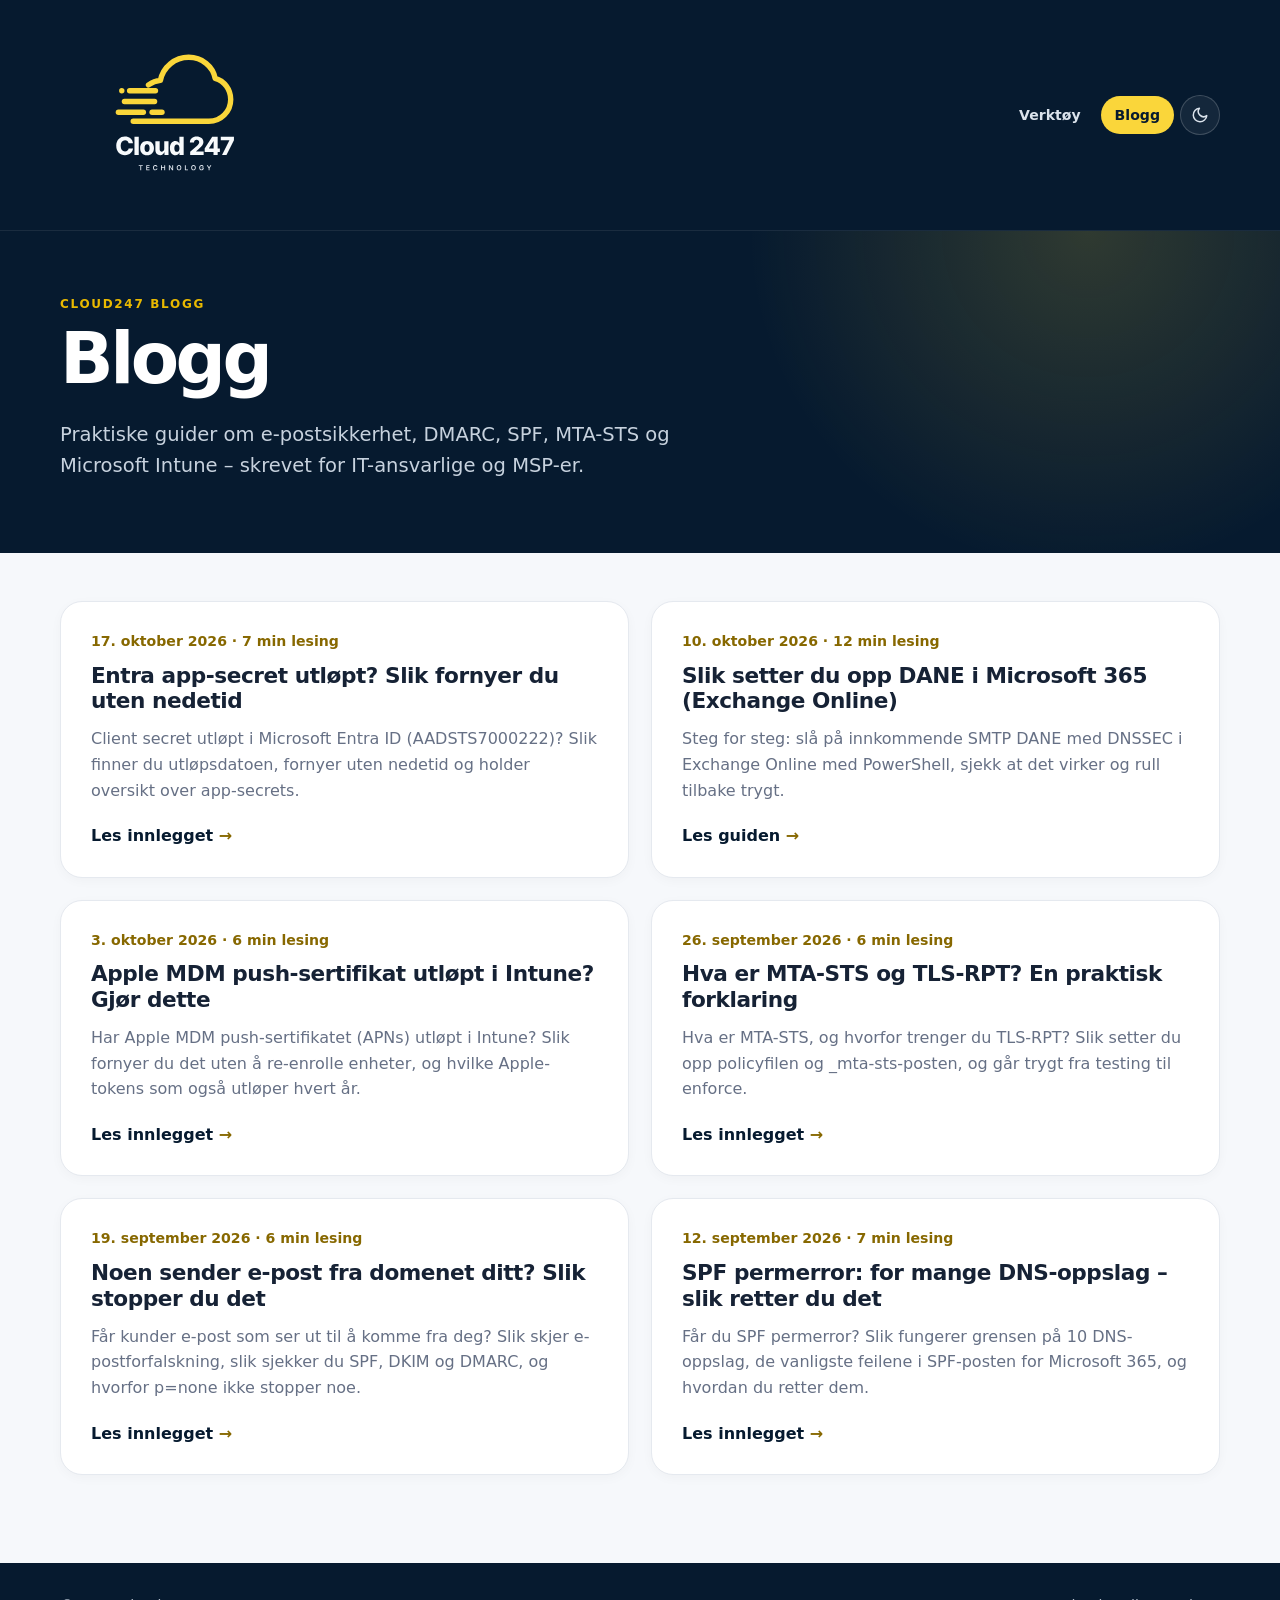
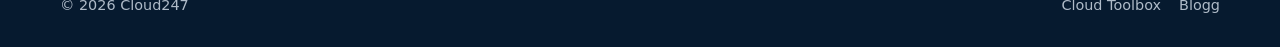
<file: blogg/index.html>
<!doctype html>
<html lang="nb">
<head>
  <meta charset="utf-8">
  <meta name="viewport" content="width=device-width, initial-scale=1">
  <title>Blogg | Cloud247</title>
  <meta name="description" content="Praktiske guider om e-postsikkerhet, DMARC, SPF, MTA-STS og Microsoft Intune fra Cloud247.">
  <link rel="canonical" href="https://cloud247.no/blogg/">
  <meta name="theme-color" content="#061A2F">
  <script>(function(){var t;try{t=localStorage.getItem('cloud247-theme')}catch(e){}if(t!=='dark'&&t!=='light'){t=window.matchMedia&&matchMedia('(prefers-color-scheme: dark)').matches?'dark':'light'}document.documentElement.dataset.theme=t})();</script>
  <meta property="og:title" content="Blogg | Cloud247">
  <meta property="og:description" content="Praktiske guider om e-postsikkerhet, DMARC, SPF, MTA-STS og Microsoft Intune fra Cloud247.">
  <meta property="og:type" content="website">
  <meta property="og:url" content="https://cloud247.no/blogg/">
  <meta property="og:site_name" content="Cloud247">
  <meta property="og:locale" content="nb_NO">
  <meta name="twitter:card" content="summary">
  <link rel="icon" href="/assets/cloud247-mark.svg" type="image/svg+xml">
  <link rel="apple-touch-icon" href="/assets/apple-touch-icon.png">
  <link rel="stylesheet" href="/styles.css?v=20261105-dark">
  <link rel="stylesheet" href="/blogg/blogg.css?v=20261105-dark">
  <script type="application/ld+json">
{
  "@context": "https://schema.org",
  "@type": "Blog",
  "name": "Cloud247 Blogg",
  "url": "https://cloud247.no/blogg/",
  "description": "Praktiske guider om e-postsikkerhet, DMARC, SPF, MTA-STS og Microsoft Intune fra Cloud247.",
  "inLanguage": "nb",
  "publisher": {
    "@type": "Organization",
    "@id": "https://cloud247.no/#organization",
    "name": "Cloud247",
    "url": "https://cloud247.no/",
    "logo": "https://cloud247.no/assets/cloud247-logo.svg"
  },
  "blogPost": [
    {
      "@type": "BlogPosting",
      "headline": "Entra app-secret utløpt? Slik fornyer du uten nedetid",
      "url": "https://cloud247.no/blogg/entra-app-secret-utlopt",
      "datePublished": "2026-10-17"
    },
    {
      "@type": "BlogPosting",
      "headline": "Slik setter du opp DANE i Microsoft 365 (Exchange Online)",
      "url": "https://dmarc.cloud247.no/guider/dane-i-microsoft-365/",
      "datePublished": "2026-10-10"
    },
    {
      "@type": "BlogPosting",
      "headline": "Apple MDM push-sertifikat utløpt i Intune? Gjør dette",
      "url": "https://cloud247.no/blogg/apple-push-sertifikat-utlopt",
      "datePublished": "2026-10-03"
    },
    {
      "@type": "BlogPosting",
      "headline": "Hva er MTA-STS og TLS-RPT? En praktisk forklaring",
      "url": "https://cloud247.no/blogg/hva-er-mta-sts-og-tls-rpt",
      "datePublished": "2026-09-26"
    },
    {
      "@type": "BlogPosting",
      "headline": "Noen sender e-post fra domenet ditt? Slik stopper du det",
      "url": "https://cloud247.no/blogg/noen-sender-e-post-i-ditt-navn",
      "datePublished": "2026-09-19"
    },
    {
      "@type": "BlogPosting",
      "headline": "SPF permerror: for mange DNS-oppslag – slik retter du det",
      "url": "https://cloud247.no/blogg/spf-feiler-10-oppslag",
      "datePublished": "2026-09-12"
    }
  ]
}
  </script>
</head>
<body>
  <header class="site-header">
    <div class="shell header-inner">
      <a class="brand" href="/" aria-label="Cloud247">
        <img src="/assets/cloud247-logo.svg" alt="Cloud247 Technology">
      </a>
      <nav class="site-nav" aria-label="Hovedmeny">
        <a href="/">Verkt&oslash;y</a>
        <a href="/blogg/" aria-current="page">Blogg</a>
        <button class="theme-toggle" type="button" aria-label="Bytt til m&oslash;rk modus" aria-pressed="false">
          <svg class="icon-moon" width="18" height="18" viewBox="0 0 24 24" fill="none" stroke="currentColor" stroke-width="2" stroke-linecap="round" stroke-linejoin="round" aria-hidden="true" focusable="false"><path d="M21 12.8A9 9 0 1 1 11.2 3a7 7 0 0 0 9.8 9.8z"></path></svg>
          <svg class="icon-sun" width="18" height="18" viewBox="0 0 24 24" fill="none" stroke="currentColor" stroke-width="2" stroke-linecap="round" stroke-linejoin="round" aria-hidden="true" focusable="false"><circle cx="12" cy="12" r="4"></circle><path d="M12 2v2M12 20v2M4.9 4.9l1.4 1.4M17.7 17.7l1.4 1.4M2 12h2M20 12h2M4.9 19.1l1.4-1.4M17.7 6.3l1.4-1.4"></path></svg>
        </button>
      </nav>
    </div>
  </header>

  <main>
    <section class="blog-hero">
      <div class="shell">
        <p class="eyebrow">CLOUD247 BLOGG</p>
        <h1>Blogg</h1>
        <p class="lead">Praktiske guider om e-postsikkerhet, DMARC, SPF, MTA-STS og Microsoft Intune &ndash; skrevet for IT-ansvarlige og MSP-er.</p>
      </div>
    </section>

    <section class="blog-list" aria-label="Innlegg">
      <div class="shell">
        <div class="post-grid">
        <article class="post-card">
          <p class="post-meta"><time datetime="2026-10-17">17. oktober 2026</time> &middot; 7 min lesing</p>
          <h2><a href="/blogg/entra-app-secret-utlopt">Entra app-secret utløpt? Slik fornyer du uten nedetid</a></h2>
          <p>Client secret utløpt i Microsoft Entra ID (AADSTS7000222)? Slik finner du utløpsdatoen, fornyer uten nedetid og holder oversikt over app-secrets.</p>
          <a class="post-card-link" href="/blogg/entra-app-secret-utlopt" aria-hidden="true" tabindex="-1">Les innlegget <span>&rarr;</span></a>
        </article>
        <article class="post-card">
          <p class="post-meta"><time datetime="2026-10-10">10. oktober 2026</time> &middot; 12 min lesing</p>
          <h2><a href="https://dmarc.cloud247.no/guider/dane-i-microsoft-365/">Slik setter du opp DANE i Microsoft 365 (Exchange Online)</a></h2>
          <p>Steg for steg: slå på innkommende SMTP DANE med DNSSEC i Exchange Online med PowerShell, sjekk at det virker og rull tilbake trygt.</p>
          <a class="post-card-link" href="https://dmarc.cloud247.no/guider/dane-i-microsoft-365/" aria-hidden="true" tabindex="-1">Les guiden <span>&rarr;</span></a>
        </article>
        <article class="post-card">
          <p class="post-meta"><time datetime="2026-10-03">3. oktober 2026</time> &middot; 6 min lesing</p>
          <h2><a href="/blogg/apple-push-sertifikat-utlopt">Apple MDM push-sertifikat utløpt i Intune? Gjør dette</a></h2>
          <p>Har Apple MDM push-sertifikatet (APNs) utløpt i Intune? Slik fornyer du det uten å re-enrolle enheter, og hvilke Apple-tokens som også utløper hvert år.</p>
          <a class="post-card-link" href="/blogg/apple-push-sertifikat-utlopt" aria-hidden="true" tabindex="-1">Les innlegget <span>&rarr;</span></a>
        </article>
        <article class="post-card">
          <p class="post-meta"><time datetime="2026-09-26">26. september 2026</time> &middot; 6 min lesing</p>
          <h2><a href="/blogg/hva-er-mta-sts-og-tls-rpt">Hva er MTA-STS og TLS-RPT? En praktisk forklaring</a></h2>
          <p>Hva er MTA-STS, og hvorfor trenger du TLS-RPT? Slik setter du opp policyfilen og _mta-sts-posten, og går trygt fra testing til enforce.</p>
          <a class="post-card-link" href="/blogg/hva-er-mta-sts-og-tls-rpt" aria-hidden="true" tabindex="-1">Les innlegget <span>&rarr;</span></a>
        </article>
        <article class="post-card">
          <p class="post-meta"><time datetime="2026-09-19">19. september 2026</time> &middot; 6 min lesing</p>
          <h2><a href="/blogg/noen-sender-e-post-i-ditt-navn">Noen sender e-post fra domenet ditt? Slik stopper du det</a></h2>
          <p>Får kunder e-post som ser ut til å komme fra deg? Slik skjer e-postforfalskning, slik sjekker du SPF, DKIM og DMARC, og hvorfor p=none ikke stopper noe.</p>
          <a class="post-card-link" href="/blogg/noen-sender-e-post-i-ditt-navn" aria-hidden="true" tabindex="-1">Les innlegget <span>&rarr;</span></a>
        </article>
        <article class="post-card">
          <p class="post-meta"><time datetime="2026-09-12">12. september 2026</time> &middot; 7 min lesing</p>
          <h2><a href="/blogg/spf-feiler-10-oppslag">SPF permerror: for mange DNS-oppslag – slik retter du det</a></h2>
          <p>Får du SPF permerror? Slik fungerer grensen på 10 DNS-oppslag, de vanligste feilene i SPF-posten for Microsoft 365, og hvordan du retter dem.</p>
          <a class="post-card-link" href="/blogg/spf-feiler-10-oppslag" aria-hidden="true" tabindex="-1">Les innlegget <span>&rarr;</span></a>
        </article>
        </div>
      </div>
    </section>
  </main>

  <footer class="site-footer">
    <div class="shell footer-inner">
      <span>&copy; <span id="year"></span> Cloud247</span>
      <span class="footer-links"><a href="/">Cloud Toolbox</a><a href="/blogg/">Blogg</a></span>
    </div>
  </footer>
  <script>document.getElementById('year').textContent = new Date().getFullYear();</script>
  <script src="/theme.js?v=20261105-dark"></script>
</body>
</html>
</file>
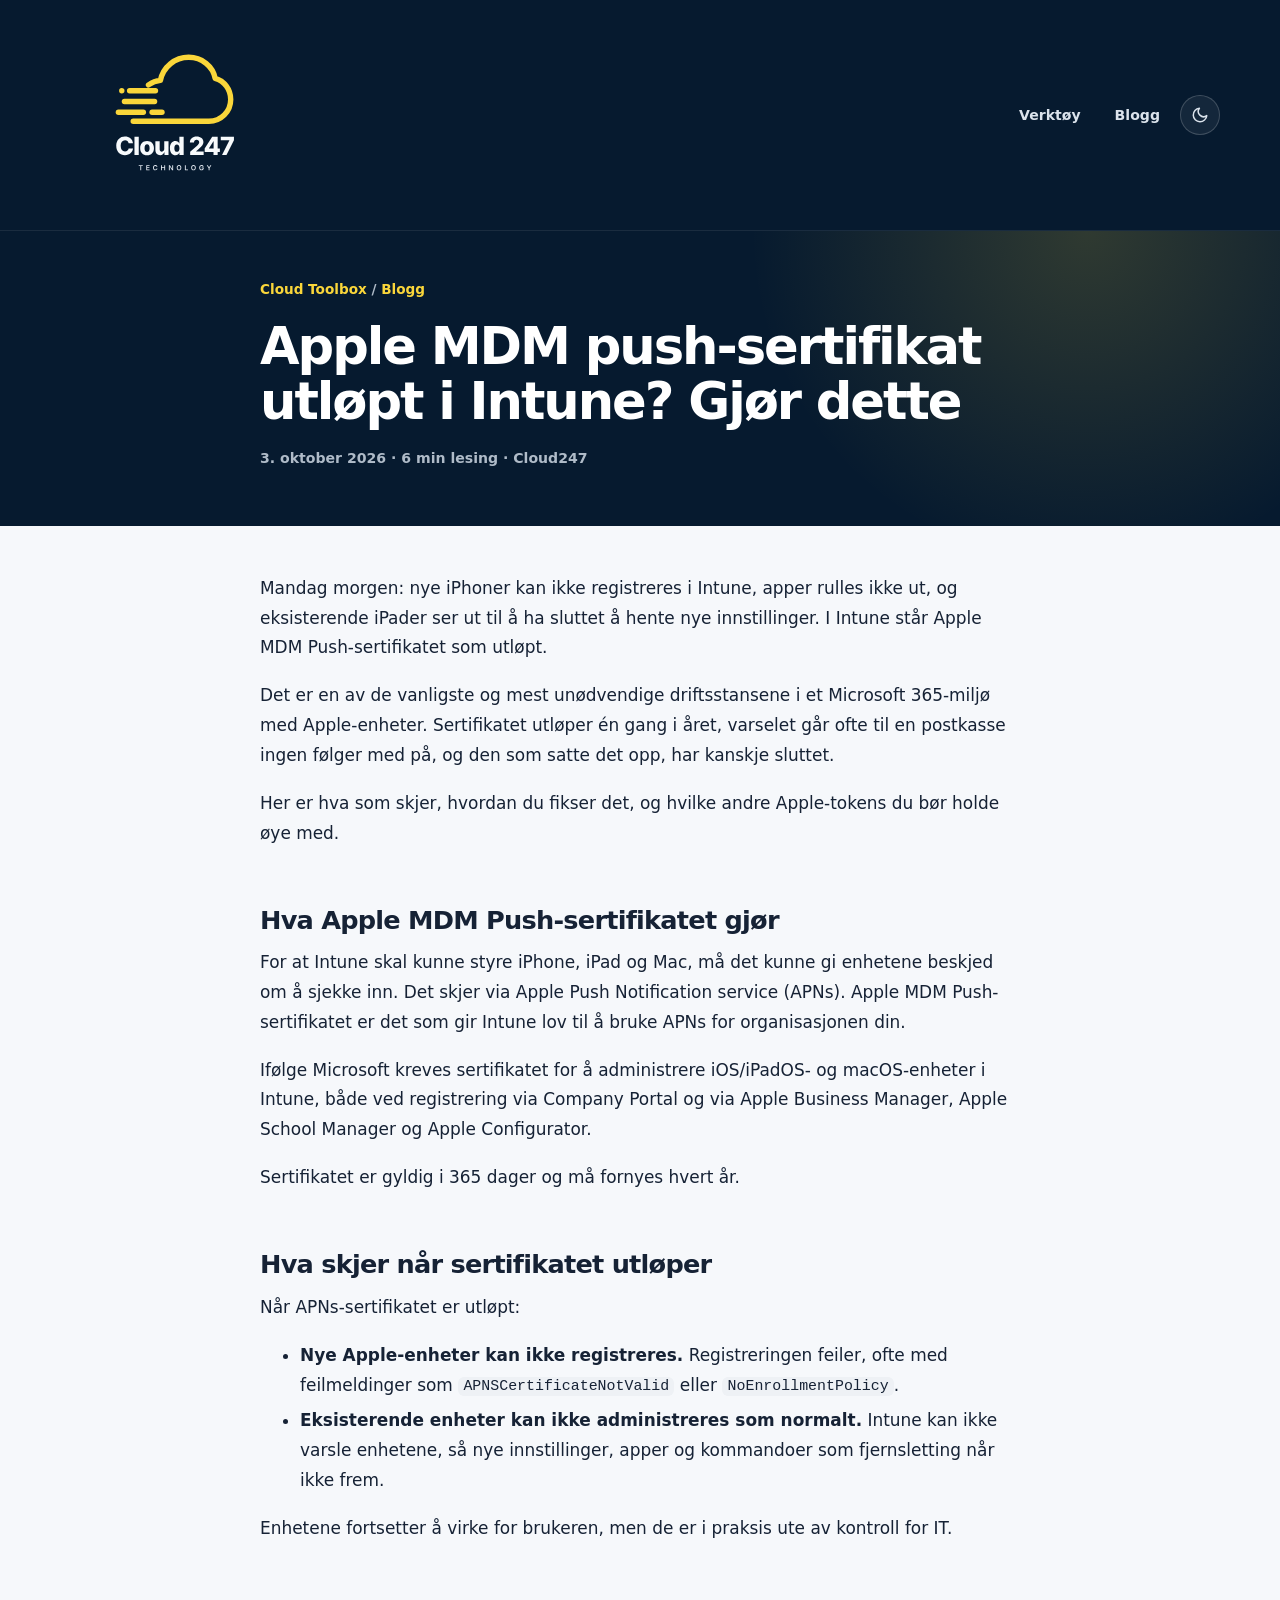
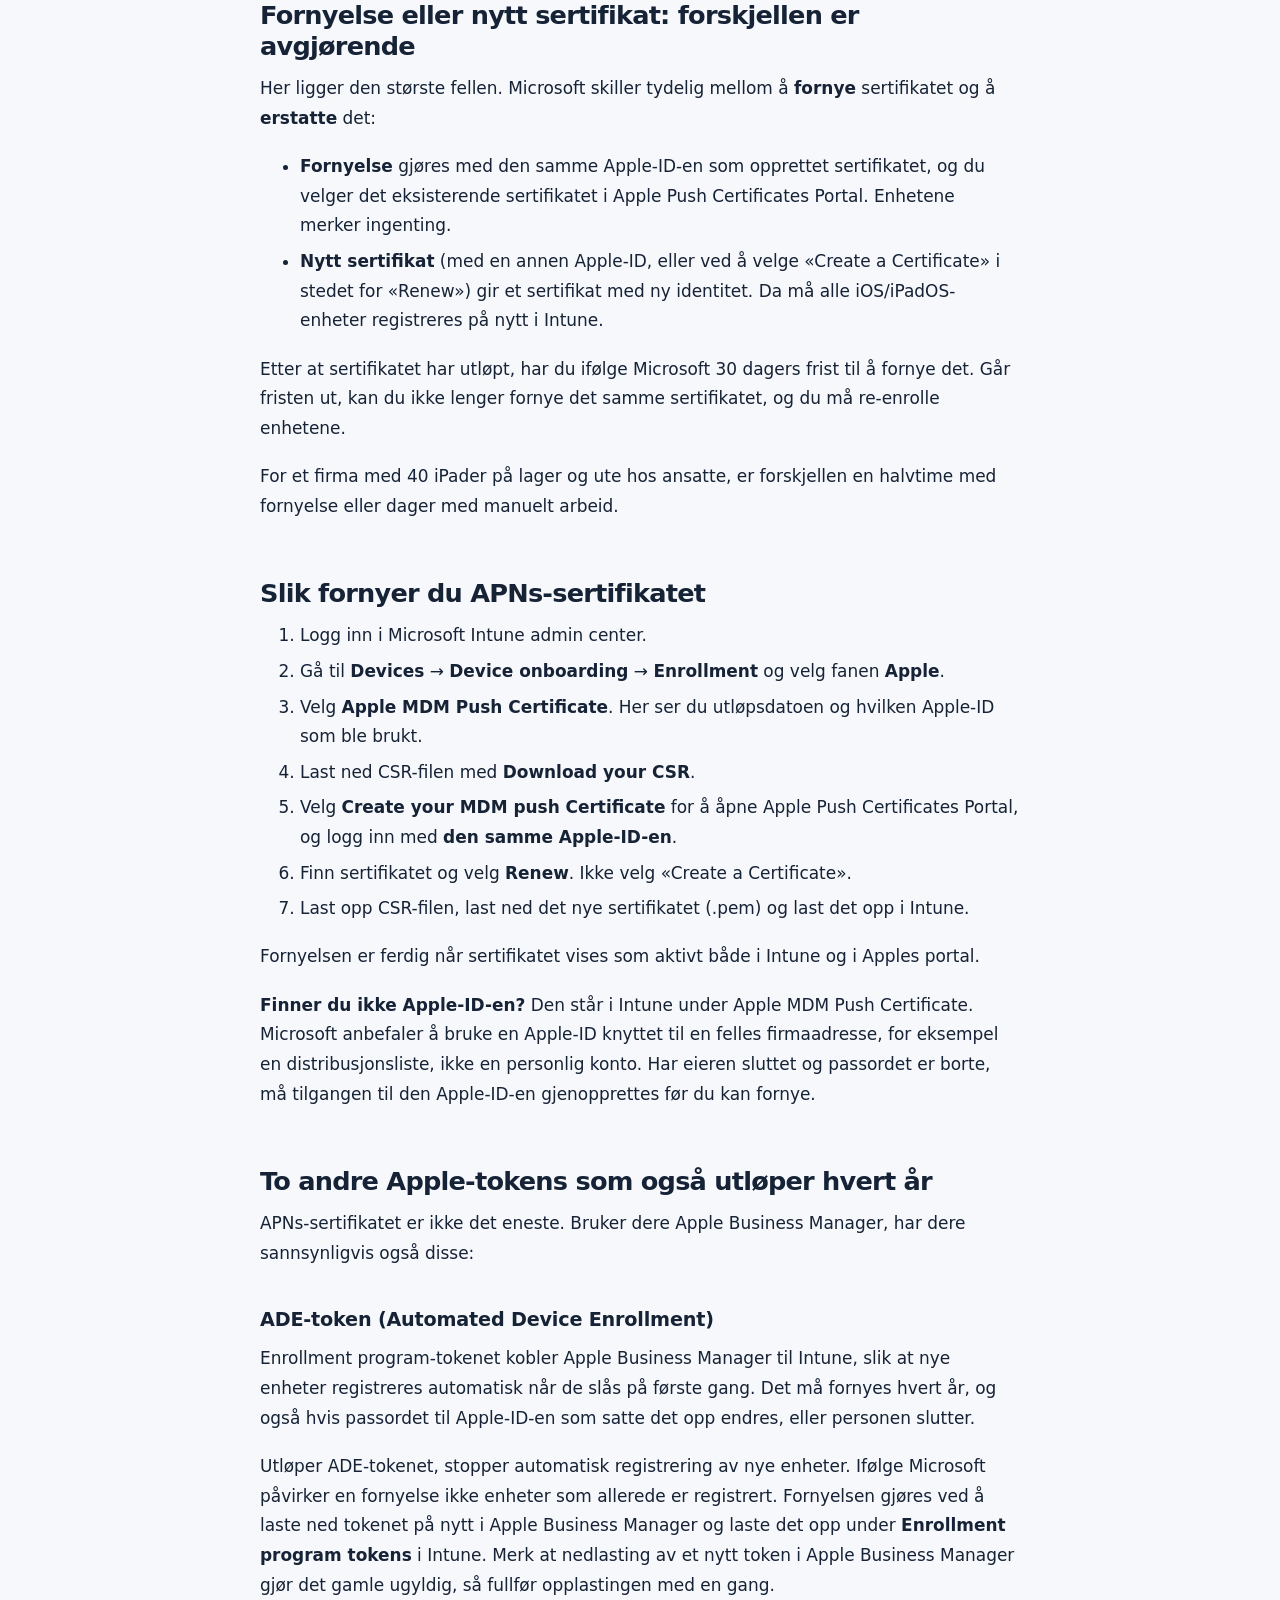
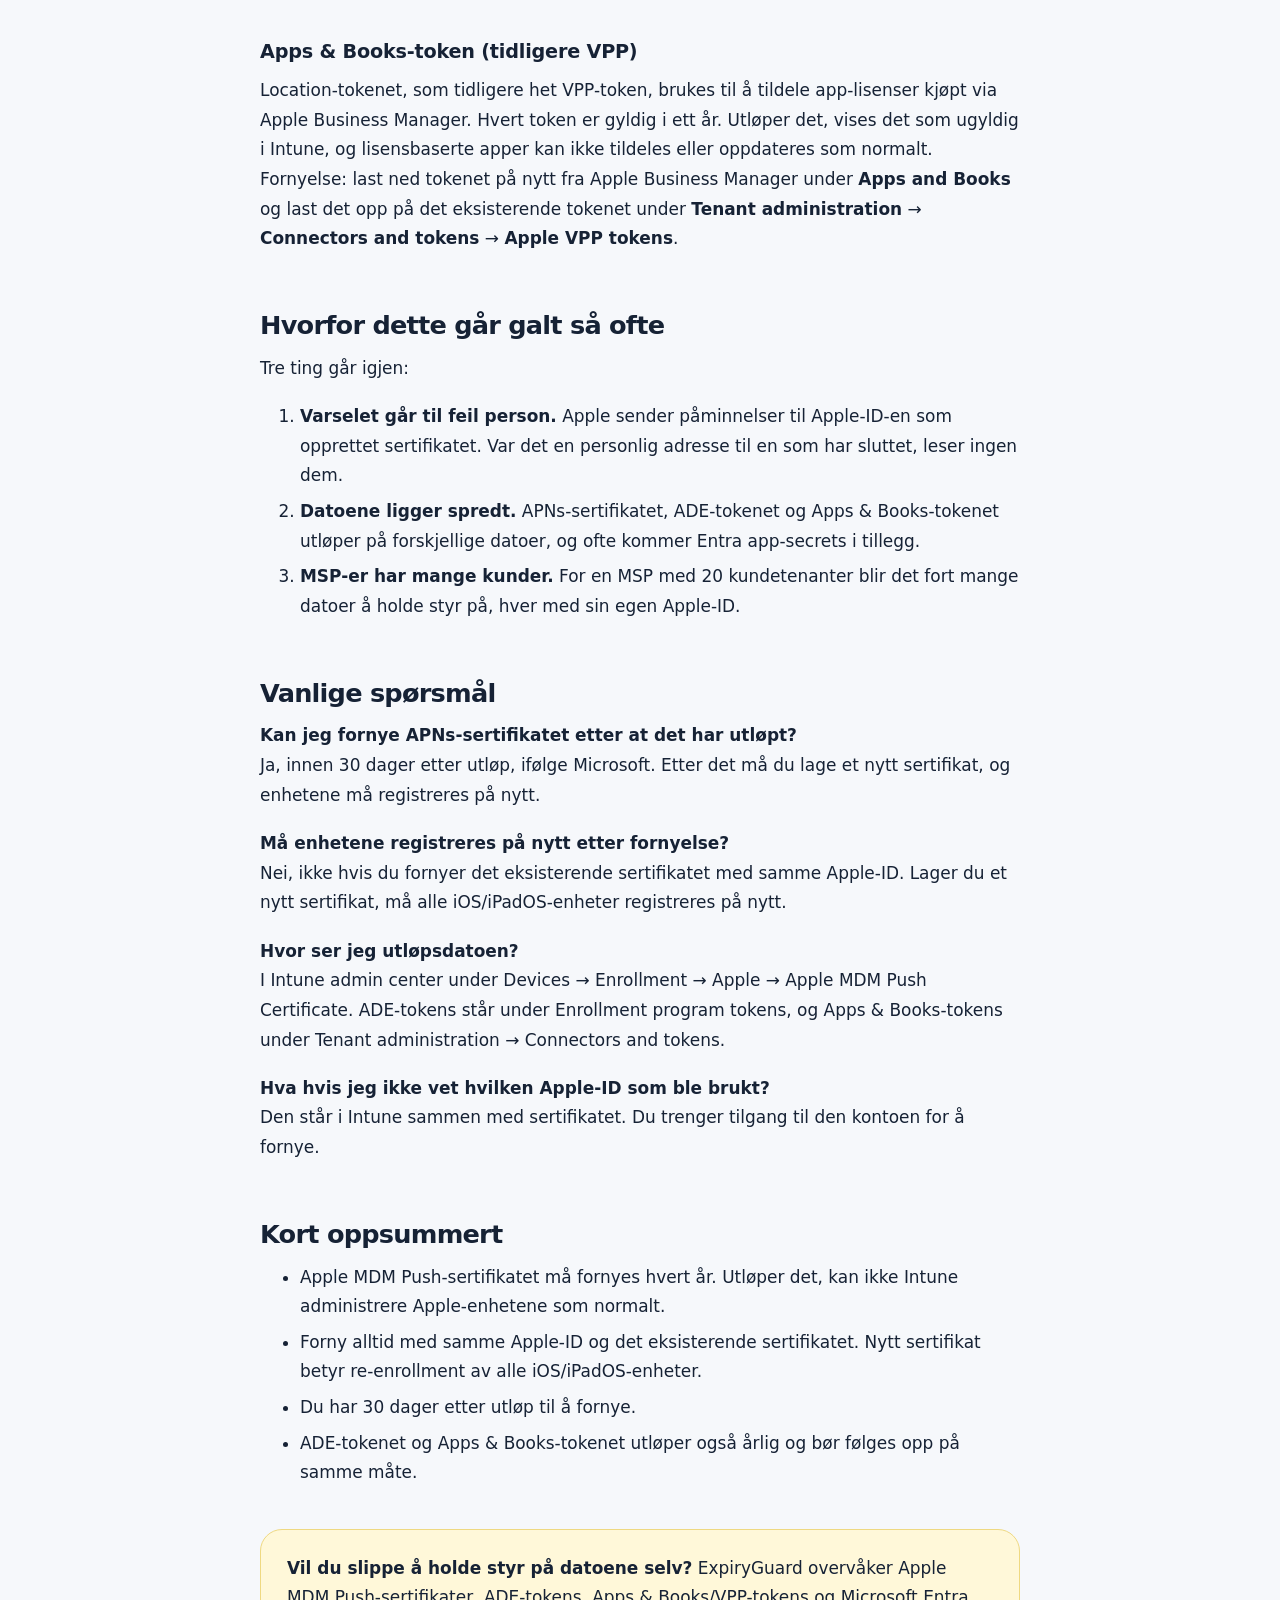
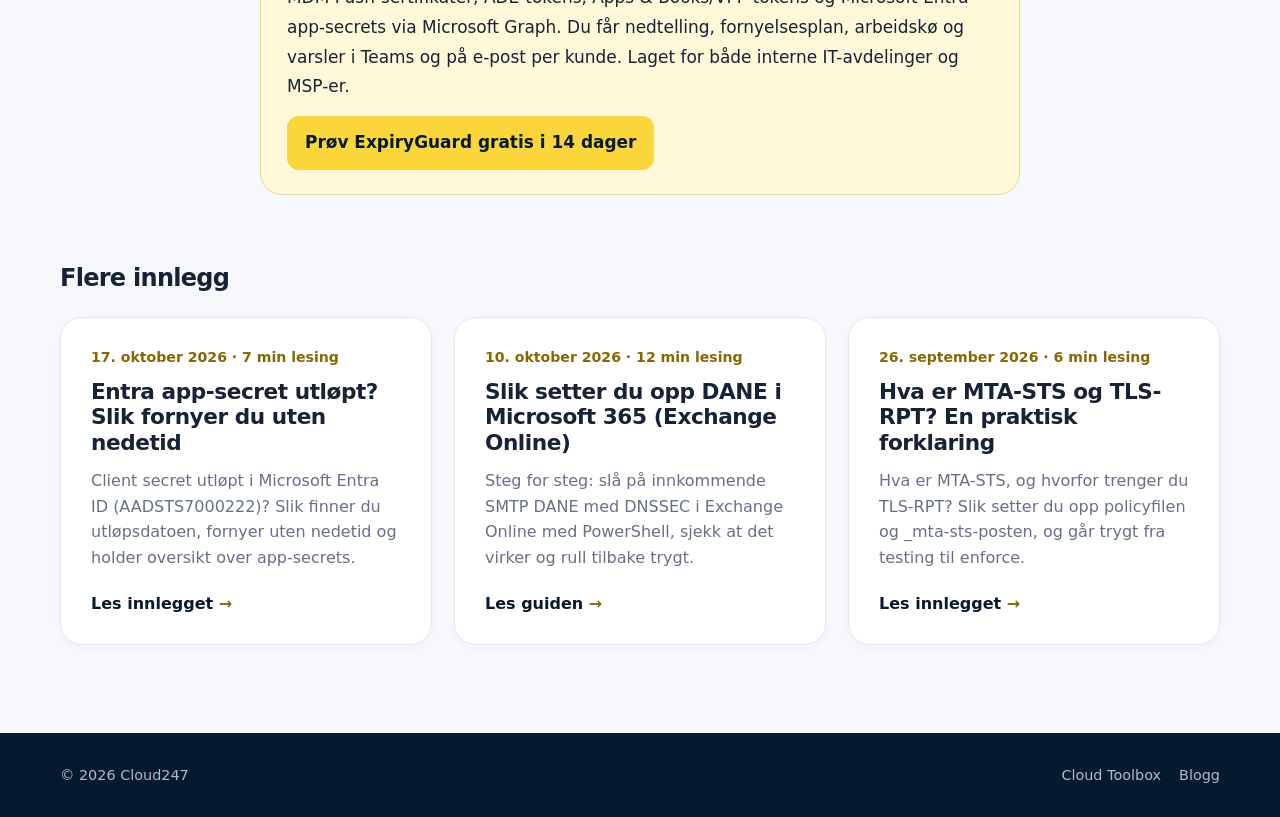
<file: blogg/apple-push-sertifikat-utlopt.html>
<!doctype html>
<html lang="nb">
<head>
  <meta charset="utf-8">
  <meta name="viewport" content="width=device-width, initial-scale=1">
  <title>Apple MDM push-sertifikat utløpt i Intune? Gjør dette | Cloud247</title>
  <meta name="description" content="Har Apple MDM push-sertifikatet (APNs) utløpt i Intune? Slik fornyer du det uten å re-enrolle enheter, og hvilke Apple-tokens som også utløper hvert år.">
  <link rel="canonical" href="https://cloud247.no/blogg/apple-push-sertifikat-utlopt">
  <meta name="theme-color" content="#061A2F">
  <script>(function(){var t;try{t=localStorage.getItem('cloud247-theme')}catch(e){}if(t!=='dark'&&t!=='light'){t=window.matchMedia&&matchMedia('(prefers-color-scheme: dark)').matches?'dark':'light'}document.documentElement.dataset.theme=t})();</script>
  <meta property="og:title" content="Apple MDM push-sertifikat utløpt i Intune? Gjør dette | Cloud247">
  <meta property="og:description" content="Har Apple MDM push-sertifikatet (APNs) utløpt i Intune? Slik fornyer du det uten å re-enrolle enheter, og hvilke Apple-tokens som også utløper hvert år.">
  <meta property="og:type" content="article">
  <meta property="og:url" content="https://cloud247.no/blogg/apple-push-sertifikat-utlopt">
  <meta property="og:site_name" content="Cloud247">
  <meta property="og:locale" content="nb_NO">
  <meta name="twitter:card" content="summary">
  <meta property="article:published_time" content="2026-10-03">
  <link rel="icon" href="/assets/cloud247-mark.svg" type="image/svg+xml">
  <link rel="apple-touch-icon" href="/assets/apple-touch-icon.png">
  <link rel="stylesheet" href="/styles.css?v=20261105-dark">
  <link rel="stylesheet" href="/blogg/blogg.css?v=20261105-dark">
  <script type="application/ld+json">
{
  "@context": "https://schema.org",
  "@graph": [
    {
      "@type": "BlogPosting",
      "headline": "Apple MDM push-sertifikat utløpt i Intune? Gjør dette",
      "description": "Har Apple MDM push-sertifikatet (APNs) utløpt i Intune? Slik fornyer du det uten å re-enrolle enheter, og hvilke Apple-tokens som også utløper hvert år.",
      "datePublished": "2026-10-03",
      "dateModified": "2026-10-03",
      "inLanguage": "nb",
      "url": "https://cloud247.no/blogg/apple-push-sertifikat-utlopt",
      "mainEntityOfPage": "https://cloud247.no/blogg/apple-push-sertifikat-utlopt",
      "author": {
        "@type": "Organization",
        "@id": "https://cloud247.no/#organization",
        "name": "Cloud247",
        "url": "https://cloud247.no/",
        "logo": "https://cloud247.no/assets/cloud247-logo.svg"
      },
      "publisher": {
        "@type": "Organization",
        "@id": "https://cloud247.no/#organization",
        "name": "Cloud247",
        "url": "https://cloud247.no/",
        "logo": "https://cloud247.no/assets/cloud247-logo.svg"
      }
    },
    {
      "@type": "BreadcrumbList",
      "itemListElement": [
        {
          "@type": "ListItem",
          "position": 1,
          "name": "Cloud Toolbox",
          "item": "https://cloud247.no/"
        },
        {
          "@type": "ListItem",
          "position": 2,
          "name": "Blogg",
          "item": "https://cloud247.no/blogg/"
        },
        {
          "@type": "ListItem",
          "position": 3,
          "name": "Apple MDM push-sertifikat utløpt i Intune? Gjør dette",
          "item": "https://cloud247.no/blogg/apple-push-sertifikat-utlopt"
        }
      ]
    }
  ]
}
  </script>
</head>
<body>
  <header class="site-header">
    <div class="shell header-inner">
      <a class="brand" href="/" aria-label="Cloud247">
        <img src="/assets/cloud247-logo.svg" alt="Cloud247 Technology">
      </a>
      <nav class="site-nav" aria-label="Hovedmeny">
        <a href="/">Verkt&oslash;y</a>
        <a href="/blogg/" aria-current="false">Blogg</a>
        <button class="theme-toggle" type="button" aria-label="Bytt til m&oslash;rk modus" aria-pressed="false">
          <svg class="icon-moon" width="18" height="18" viewBox="0 0 24 24" fill="none" stroke="currentColor" stroke-width="2" stroke-linecap="round" stroke-linejoin="round" aria-hidden="true" focusable="false"><path d="M21 12.8A9 9 0 1 1 11.2 3a7 7 0 0 0 9.8 9.8z"></path></svg>
          <svg class="icon-sun" width="18" height="18" viewBox="0 0 24 24" fill="none" stroke="currentColor" stroke-width="2" stroke-linecap="round" stroke-linejoin="round" aria-hidden="true" focusable="false"><circle cx="12" cy="12" r="4"></circle><path d="M12 2v2M12 20v2M4.9 4.9l1.4 1.4M17.7 17.7l1.4 1.4M2 12h2M20 12h2M4.9 19.1l1.4-1.4M17.7 6.3l1.4-1.4"></path></svg>
        </button>
      </nav>
    </div>
  </header>

  <main>
    <section class="blog-hero post-hero">
      <div class="shell post-shell">
        <nav class="breadcrumb" aria-label="Br&oslash;dsmuler"><a href="/">Cloud Toolbox</a> <span aria-hidden="true">/</span> <a href="/blogg/">Blogg</a></nav>
        <h1>Apple MDM push-sertifikat utløpt i Intune? Gjør dette</h1>
        <p class="post-meta"><time datetime="2026-10-03">3. oktober 2026</time> &middot; 6 min lesing &middot; Cloud247</p>
      </div>
    </section>

    <article class="post-body">
      <div class="shell post-shell prose">
<p>Mandag morgen: nye iPhoner kan ikke registreres i Intune, apper rulles ikke ut, og eksisterende iPader ser ut til å ha sluttet å hente nye innstillinger. I Intune står Apple MDM Push-sertifikatet som utløpt.</p>
<p>Det er en av de vanligste og mest unødvendige driftsstansene i et Microsoft 365-miljø med Apple-enheter. Sertifikatet utløper én gang i året, varselet går ofte til en postkasse ingen følger med på, og den som satte det opp, har kanskje sluttet.</p>
<p>Her er hva som skjer, hvordan du fikser det, og hvilke andre Apple-tokens du bør holde øye med.</p>
<h2>Hva Apple MDM Push-sertifikatet gjør</h2>
<p>For at Intune skal kunne styre iPhone, iPad og Mac, må det kunne gi enhetene beskjed om å sjekke inn. Det skjer via Apple Push Notification service (APNs). Apple MDM Push-sertifikatet er det som gir Intune lov til å bruke APNs for organisasjonen din.</p>
<p>Ifølge Microsoft kreves sertifikatet for å administrere iOS/iPadOS- og macOS-enheter i Intune, både ved registrering via Company Portal og via Apple Business Manager, Apple School Manager og Apple Configurator.</p>
<p>Sertifikatet er gyldig i 365 dager og må fornyes hvert år.</p>
<h2>Hva skjer når sertifikatet utløper</h2>
<p>Når APNs-sertifikatet er utløpt:</p>
<ul>
<li><strong>Nye Apple-enheter kan ikke registreres.</strong> Registreringen feiler, ofte med feilmeldinger som <code>APNSCertificateNotValid</code> eller <code>NoEnrollmentPolicy</code>.</li>
<li><strong>Eksisterende enheter kan ikke administreres som normalt.</strong> Intune kan ikke varsle enhetene, så nye innstillinger, apper og kommandoer som fjernsletting når ikke frem.</li>
</ul>
<p>Enhetene fortsetter å virke for brukeren, men de er i praksis ute av kontroll for IT.</p>
<h2>Fornyelse eller nytt sertifikat: forskjellen er avgjørende</h2>
<p>Her ligger den største fellen. Microsoft skiller tydelig mellom å <strong>fornye</strong> sertifikatet og å <strong>erstatte</strong> det:</p>
<ul>
<li><strong>Fornyelse</strong> gjøres med den samme Apple-ID-en som opprettet sertifikatet, og du velger det eksisterende sertifikatet i Apple Push Certificates Portal. Enhetene merker ingenting.</li>
<li><strong>Nytt sertifikat</strong> (med en annen Apple-ID, eller ved å velge «Create a Certificate» i stedet for «Renew») gir et sertifikat med ny identitet. Da må alle iOS/iPadOS-enheter registreres på nytt i Intune.</li>
</ul>
<p>Etter at sertifikatet har utløpt, har du ifølge Microsoft 30 dagers frist til å fornye det. Går fristen ut, kan du ikke lenger fornye det samme sertifikatet, og du må re-enrolle enhetene.</p>
<p>For et firma med 40 iPader på lager og ute hos ansatte, er forskjellen en halvtime med fornyelse eller dager med manuelt arbeid.</p>
<h2>Slik fornyer du APNs-sertifikatet</h2>
<ol>
<li>Logg inn i Microsoft Intune admin center.</li>
<li>Gå til <strong>Devices</strong> → <strong>Device onboarding</strong> → <strong>Enrollment</strong> og velg fanen <strong>Apple</strong>.</li>
<li>Velg <strong>Apple MDM Push Certificate</strong>. Her ser du utløpsdatoen og hvilken Apple-ID som ble brukt.</li>
<li>Last ned CSR-filen med <strong>Download your CSR</strong>.</li>
<li>Velg <strong>Create your MDM push Certificate</strong> for å åpne Apple Push Certificates Portal, og logg inn med <strong>den samme Apple-ID-en</strong>.</li>
<li>Finn sertifikatet og velg <strong>Renew</strong>. Ikke velg «Create a Certificate».</li>
<li>Last opp CSR-filen, last ned det nye sertifikatet (.pem) og last det opp i Intune.</li>
</ol>
<p>Fornyelsen er ferdig når sertifikatet vises som aktivt både i Intune og i Apples portal.</p>
<p><strong>Finner du ikke Apple-ID-en?</strong> Den står i Intune under Apple MDM Push Certificate. Microsoft anbefaler å bruke en Apple-ID knyttet til en felles firmaadresse, for eksempel en distribusjonsliste, ikke en personlig konto. Har eieren sluttet og passordet er borte, må tilgangen til den Apple-ID-en gjenopprettes før du kan fornye.</p>
<h2>To andre Apple-tokens som også utløper hvert år</h2>
<p>APNs-sertifikatet er ikke det eneste. Bruker dere Apple Business Manager, har dere sannsynligvis også disse:</p>
<h3>ADE-token (Automated Device Enrollment)</h3>
<p>Enrollment program-tokenet kobler Apple Business Manager til Intune, slik at nye enheter registreres automatisk når de slås på første gang. Det må fornyes hvert år, og også hvis passordet til Apple-ID-en som satte det opp endres, eller personen slutter.</p>
<p>Utløper ADE-tokenet, stopper automatisk registrering av nye enheter. Ifølge Microsoft påvirker en fornyelse ikke enheter som allerede er registrert. Fornyelsen gjøres ved å laste ned tokenet på nytt i Apple Business Manager og laste det opp under <strong>Enrollment program tokens</strong> i Intune. Merk at nedlasting av et nytt token i Apple Business Manager gjør det gamle ugyldig, så fullfør opplastingen med en gang.</p>
<h3>Apps &amp; Books-token (tidligere VPP)</h3>
<p>Location-tokenet, som tidligere het VPP-token, brukes til å tildele app-lisenser kjøpt via Apple Business Manager. Hvert token er gyldig i ett år. Utløper det, vises det som ugyldig i Intune, og lisensbaserte apper kan ikke tildeles eller oppdateres som normalt. Fornyelse: last ned tokenet på nytt fra Apple Business Manager under <strong>Apps and Books</strong> og last det opp på det eksisterende tokenet under <strong>Tenant administration</strong> → <strong>Connectors and tokens</strong> → <strong>Apple VPP tokens</strong>.</p>
<h2>Hvorfor dette går galt så ofte</h2>
<p>Tre ting går igjen:</p>
<ol>
<li><strong>Varselet går til feil person.</strong> Apple sender påminnelser til Apple-ID-en som opprettet sertifikatet. Var det en personlig adresse til en som har sluttet, leser ingen dem.</li>
<li><strong>Datoene ligger spredt.</strong> APNs-sertifikatet, ADE-tokenet og Apps &amp; Books-tokenet utløper på forskjellige datoer, og ofte kommer Entra app-secrets i tillegg.</li>
<li><strong>MSP-er har mange kunder.</strong> For en MSP med 20 kundetenanter blir det fort mange datoer å holde styr på, hver med sin egen Apple-ID.</li>
</ol>
<h2>Vanlige spørsmål</h2>
<p><strong>Kan jeg fornye APNs-sertifikatet etter at det har utløpt?</strong><br>
Ja, innen 30 dager etter utløp, ifølge Microsoft. Etter det må du lage et nytt sertifikat, og enhetene må registreres på nytt.</p>
<p><strong>Må enhetene registreres på nytt etter fornyelse?</strong><br>
Nei, ikke hvis du fornyer det eksisterende sertifikatet med samme Apple-ID. Lager du et nytt sertifikat, må alle iOS/iPadOS-enheter registreres på nytt.</p>
<p><strong>Hvor ser jeg utløpsdatoen?</strong><br>
I Intune admin center under Devices → Enrollment → Apple → Apple MDM Push Certificate. ADE-tokens står under Enrollment program tokens, og Apps &amp; Books-tokens under Tenant administration → Connectors and tokens.</p>
<p><strong>Hva hvis jeg ikke vet hvilken Apple-ID som ble brukt?</strong><br>
Den står i Intune sammen med sertifikatet. Du trenger tilgang til den kontoen for å fornye.</p>
<h2>Kort oppsummert</h2>
<ul>
<li>Apple MDM Push-sertifikatet må fornyes hvert år. Utløper det, kan ikke Intune administrere Apple-enhetene som normalt.</li>
<li>Forny alltid med samme Apple-ID og det eksisterende sertifikatet. Nytt sertifikat betyr re-enrollment av alle iOS/iPadOS-enheter.</li>
<li>Du har 30 dager etter utløp til å fornye.</li>
<li>ADE-tokenet og Apps &amp; Books-tokenet utløper også årlig og bør følges opp på samme måte.</li>
</ul>
<aside class="post-cta"><p><strong>Vil du slippe å holde styr på datoene selv?</strong> ExpiryGuard overvåker Apple MDM Push-sertifikater, ADE-tokens, Apps &amp; Books/VPP-tokens og Microsoft Entra app-secrets via Microsoft Graph. Du får nedtelling, fornyelsesplan, arbeidskø og varsler i Teams og på e-post per kunde. Laget for både interne IT-avdelinger og MSP-er. <a href="https://expiry.cloud247.no/?utm_source=blogg&amp;utm_medium=blog&amp;utm_campaign=uke43-blogg&amp;utm_content=apns-cta-bunn">Prøv ExpiryGuard gratis i 14 dager</a></p></aside>

      </div>
    </article>

    <section class="related" aria-labelledby="related-title">
      <div class="shell">
        <h2 id="related-title">Flere innlegg</h2>
        <div class="post-grid">
        <article class="post-card">
          <p class="post-meta"><time datetime="2026-10-17">17. oktober 2026</time> &middot; 7 min lesing</p>
          <h3><a href="/blogg/entra-app-secret-utlopt">Entra app-secret utløpt? Slik fornyer du uten nedetid</a></h3>
          <p>Client secret utløpt i Microsoft Entra ID (AADSTS7000222)? Slik finner du utløpsdatoen, fornyer uten nedetid og holder oversikt over app-secrets.</p>
          <a class="post-card-link" href="/blogg/entra-app-secret-utlopt" aria-hidden="true" tabindex="-1">Les innlegget <span>&rarr;</span></a>
        </article>
        <article class="post-card">
          <p class="post-meta"><time datetime="2026-10-10">10. oktober 2026</time> &middot; 12 min lesing</p>
          <h3><a href="https://dmarc.cloud247.no/guider/dane-i-microsoft-365/">Slik setter du opp DANE i Microsoft 365 (Exchange Online)</a></h3>
          <p>Steg for steg: slå på innkommende SMTP DANE med DNSSEC i Exchange Online med PowerShell, sjekk at det virker og rull tilbake trygt.</p>
          <a class="post-card-link" href="https://dmarc.cloud247.no/guider/dane-i-microsoft-365/" aria-hidden="true" tabindex="-1">Les guiden <span>&rarr;</span></a>
        </article>
        <article class="post-card">
          <p class="post-meta"><time datetime="2026-09-26">26. september 2026</time> &middot; 6 min lesing</p>
          <h3><a href="/blogg/hva-er-mta-sts-og-tls-rpt">Hva er MTA-STS og TLS-RPT? En praktisk forklaring</a></h3>
          <p>Hva er MTA-STS, og hvorfor trenger du TLS-RPT? Slik setter du opp policyfilen og _mta-sts-posten, og går trygt fra testing til enforce.</p>
          <a class="post-card-link" href="/blogg/hva-er-mta-sts-og-tls-rpt" aria-hidden="true" tabindex="-1">Les innlegget <span>&rarr;</span></a>
        </article>
        </div>
      </div>
    </section>
  </main>

  <footer class="site-footer">
    <div class="shell footer-inner">
      <span>&copy; <span id="year"></span> Cloud247</span>
      <span class="footer-links"><a href="/">Cloud Toolbox</a><a href="/blogg/">Blogg</a></span>
    </div>
  </footer>
  <script>document.getElementById('year').textContent = new Date().getFullYear();</script>
  <script src="/theme.js?v=20261105-dark"></script>
</body>
</html>
</file>
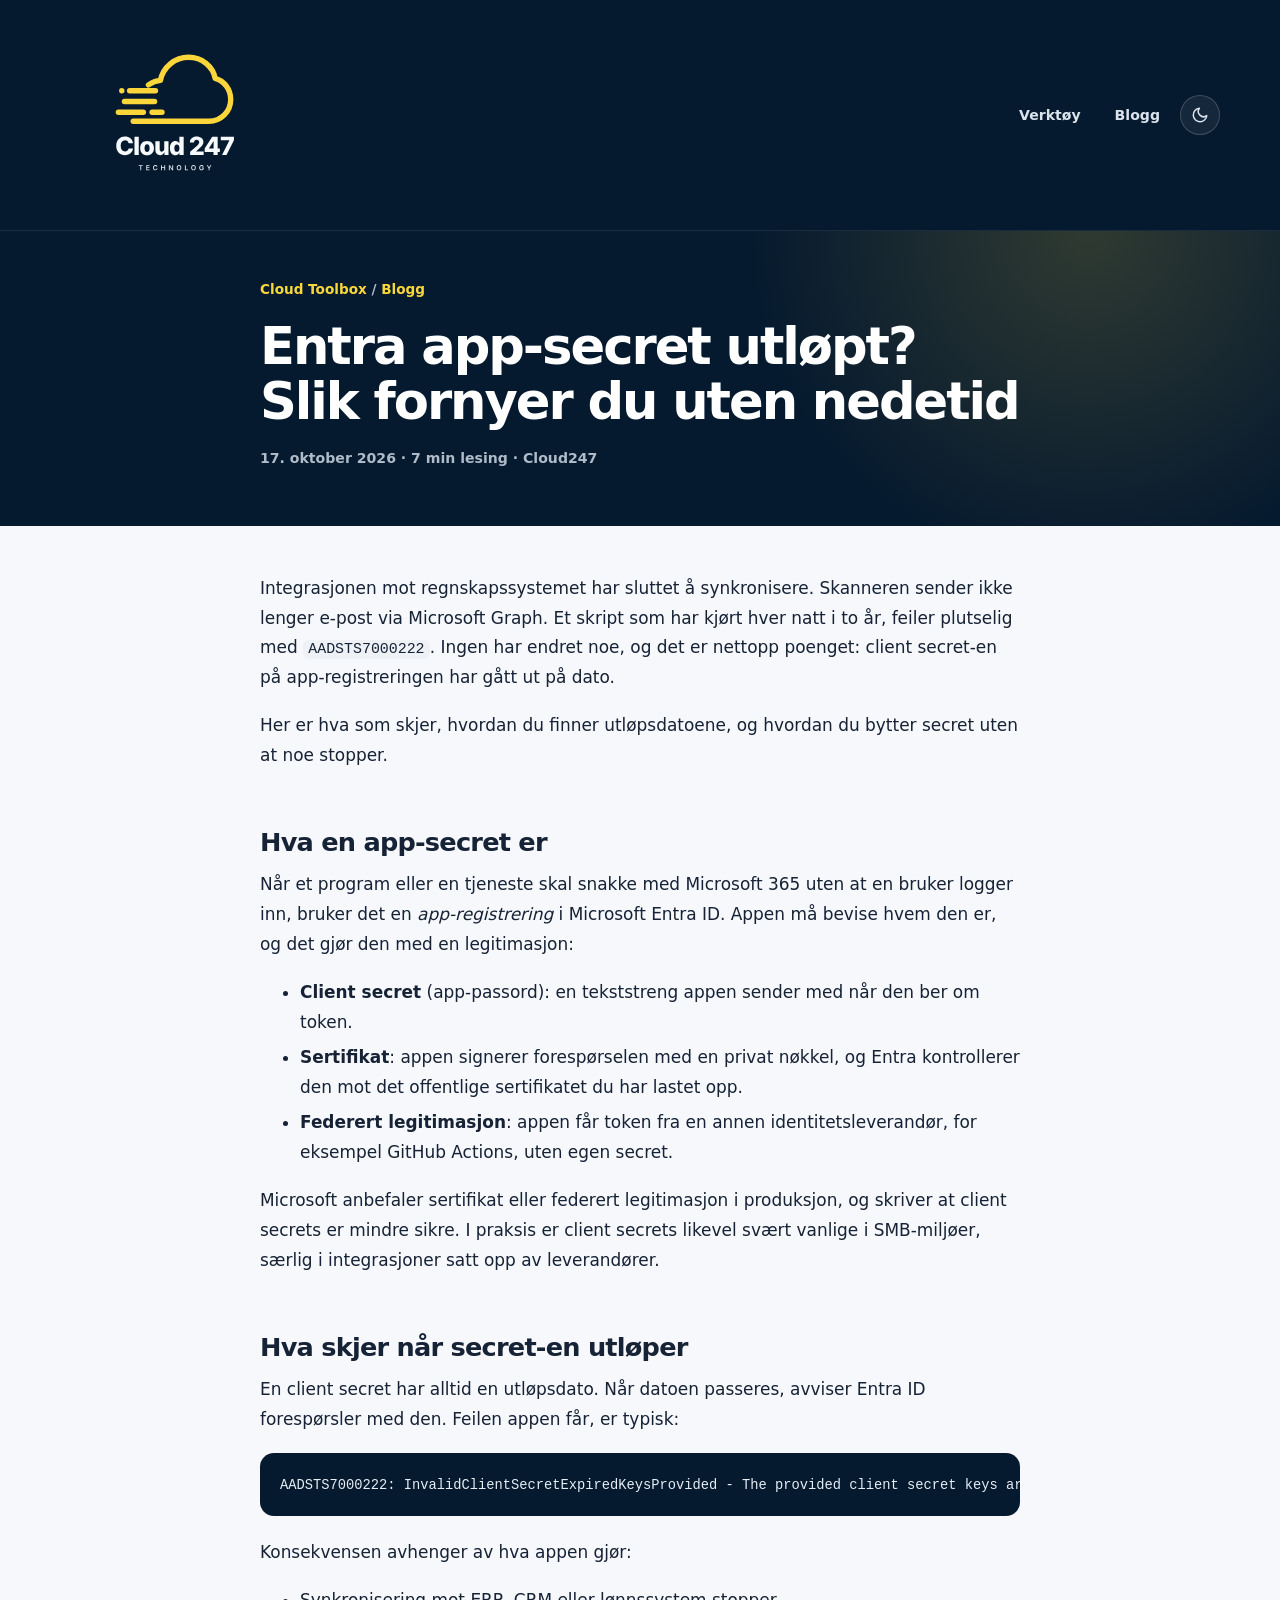
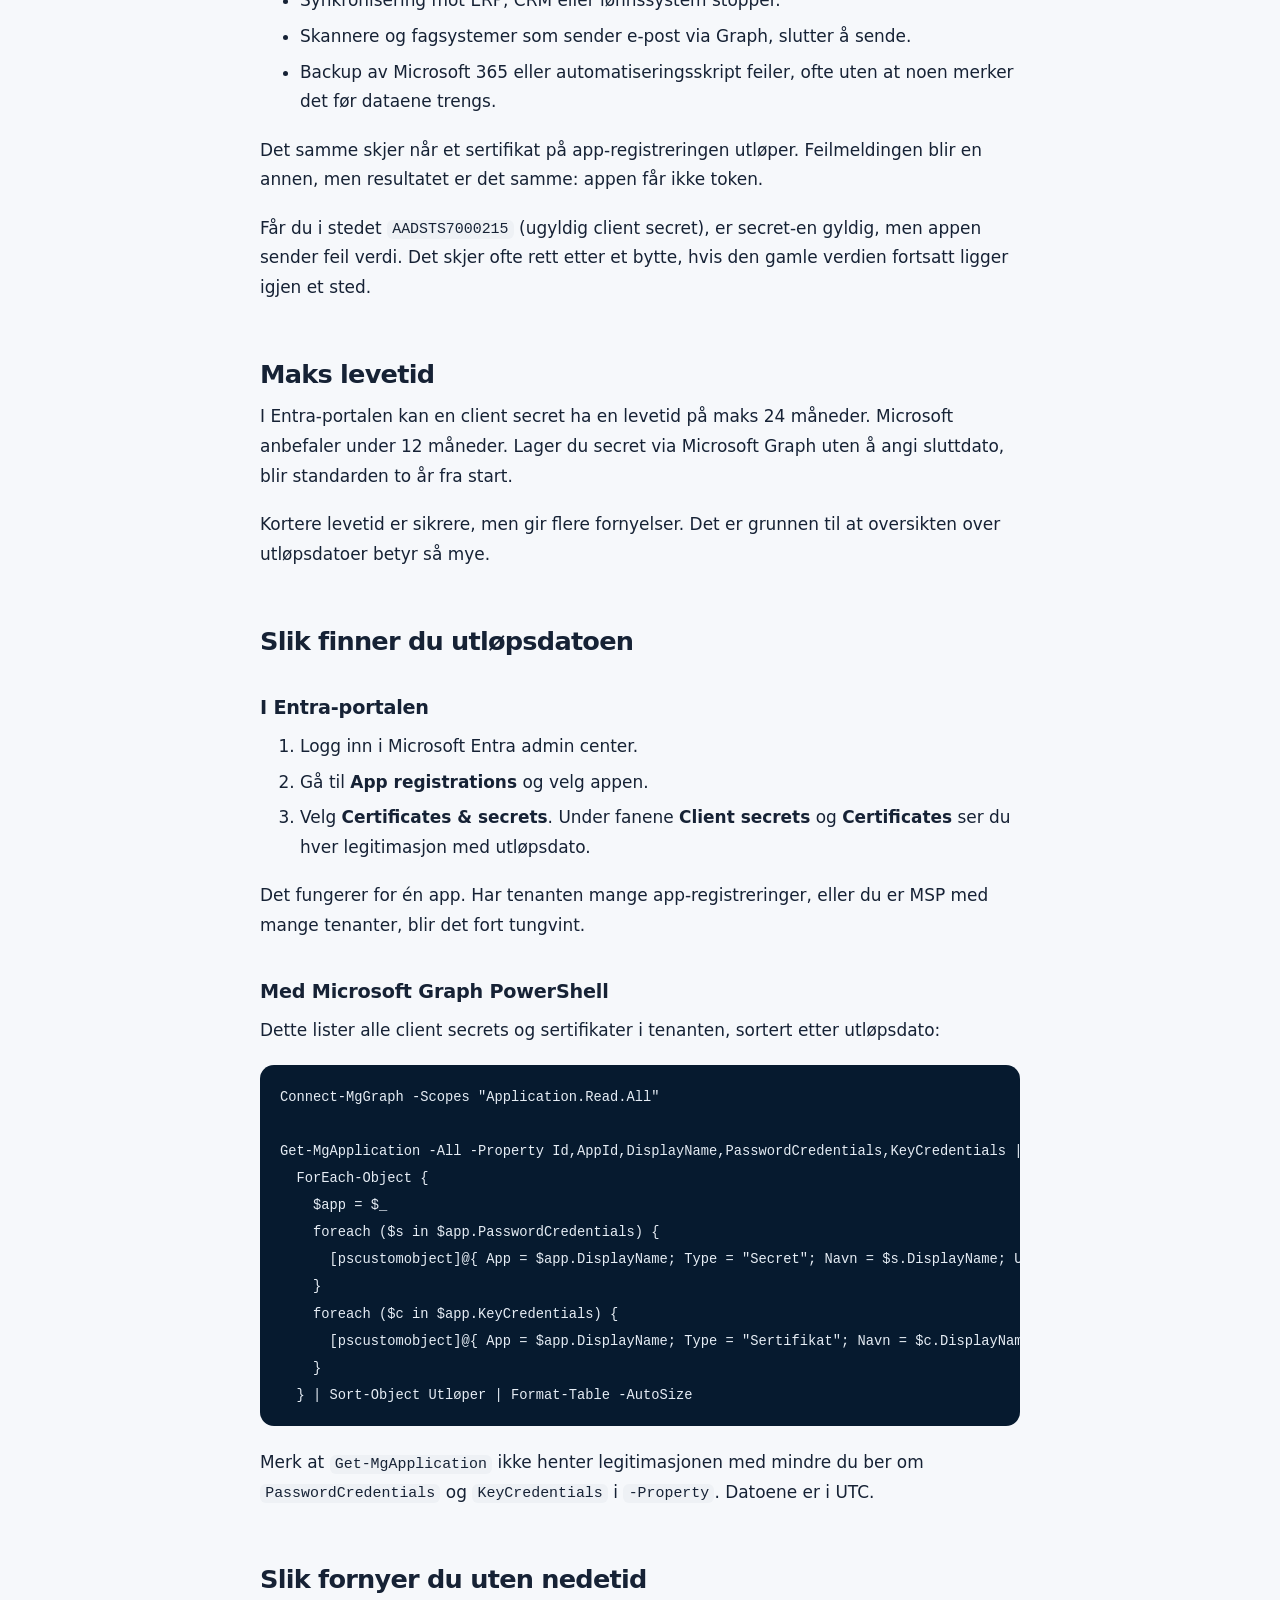
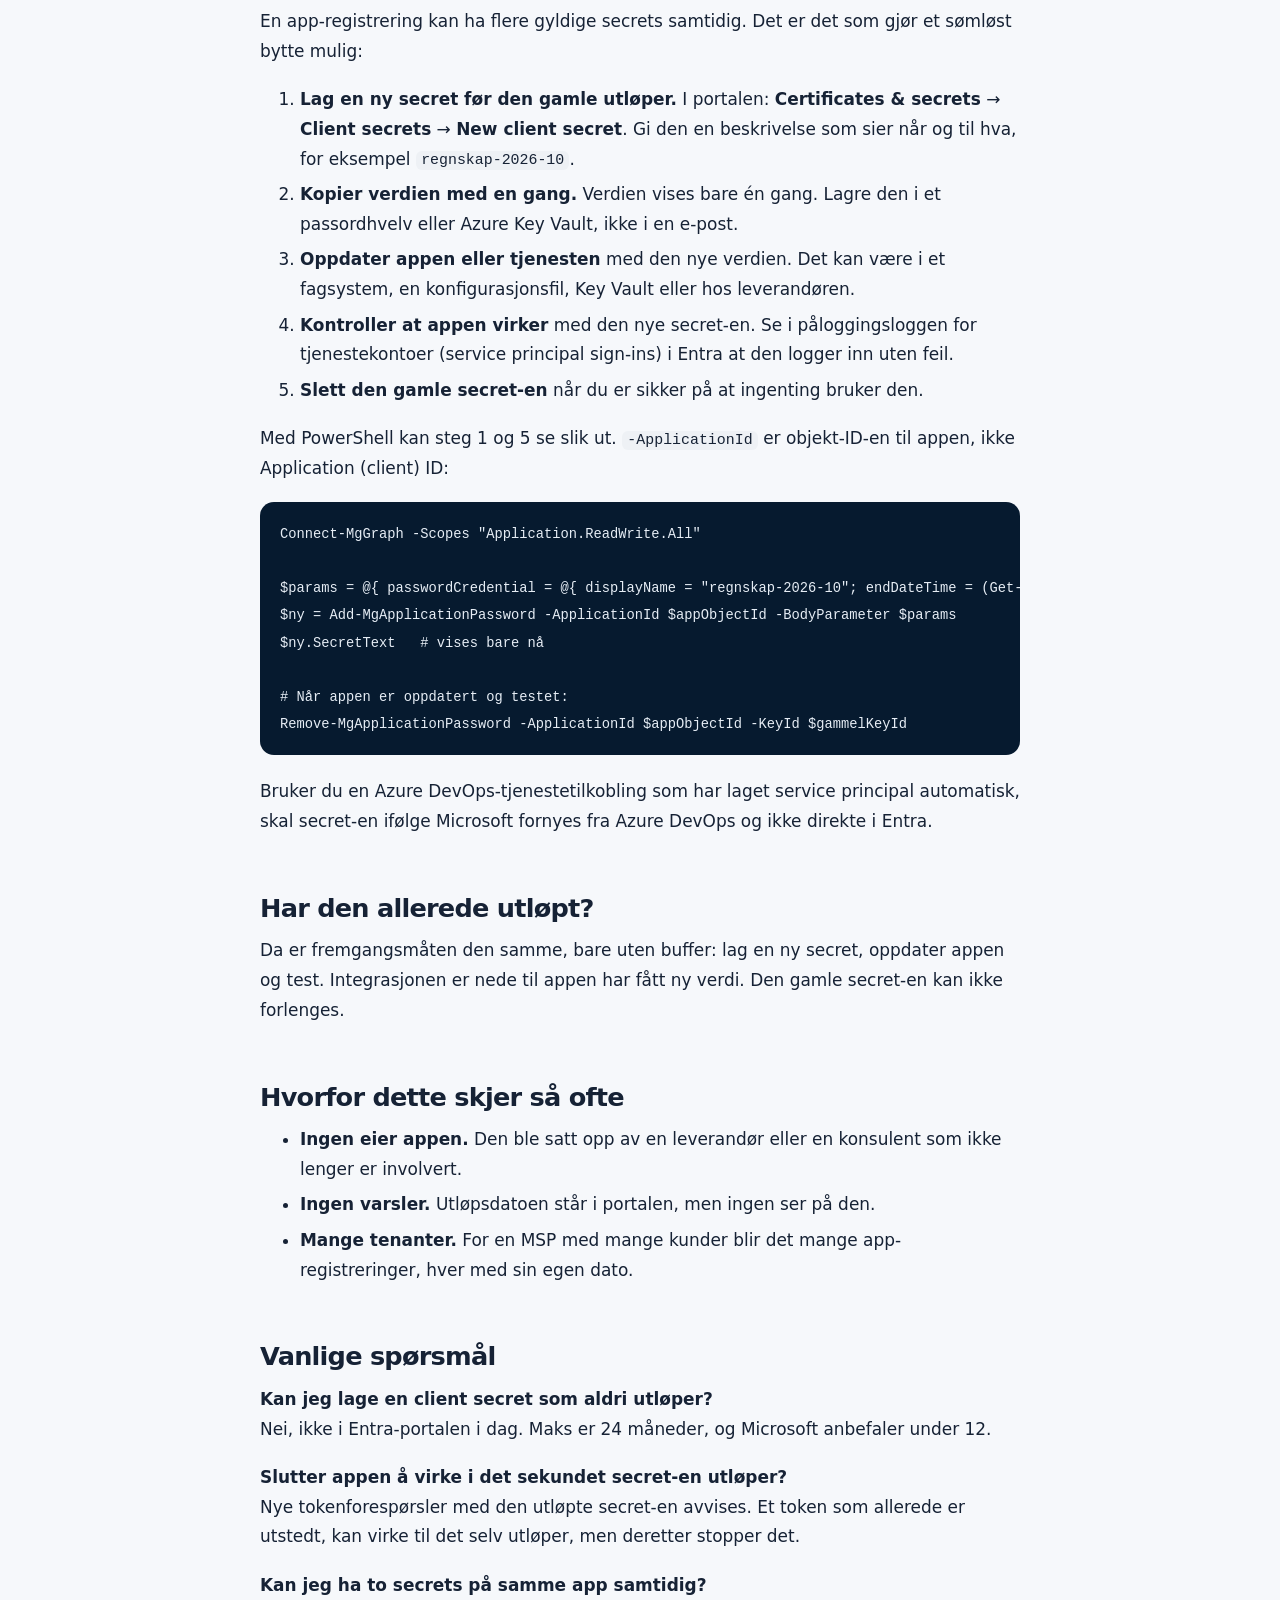
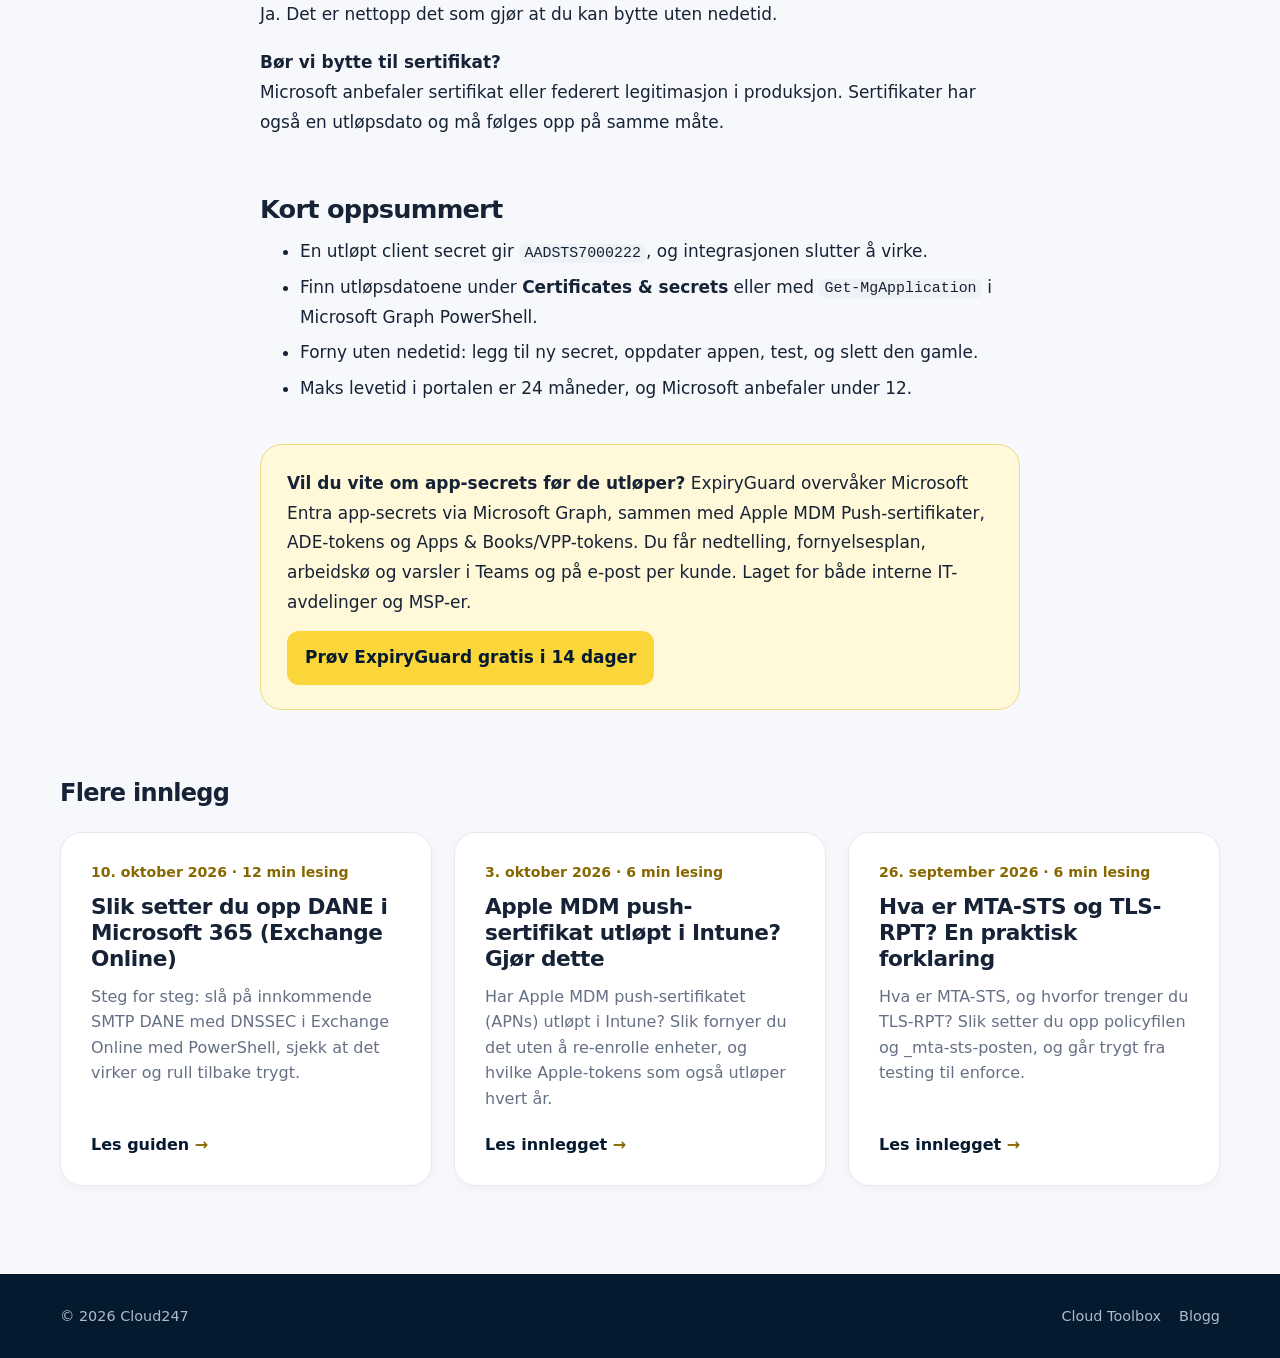
<file: blogg/entra-app-secret-utlopt.html>
<!doctype html>
<html lang="nb">
<head>
  <meta charset="utf-8">
  <meta name="viewport" content="width=device-width, initial-scale=1">
  <title>Entra app-secret utløpt? Slik fornyer du uten nedetid | Cloud247</title>
  <meta name="description" content="Client secret utløpt i Microsoft Entra ID (AADSTS7000222)? Slik finner du utløpsdatoen, fornyer uten nedetid og holder oversikt over app-secrets.">
  <link rel="canonical" href="https://cloud247.no/blogg/entra-app-secret-utlopt">
  <meta name="theme-color" content="#061A2F">
  <script>(function(){var t;try{t=localStorage.getItem('cloud247-theme')}catch(e){}if(t!=='dark'&&t!=='light'){t=window.matchMedia&&matchMedia('(prefers-color-scheme: dark)').matches?'dark':'light'}document.documentElement.dataset.theme=t})();</script>
  <meta property="og:title" content="Entra app-secret utløpt? Slik fornyer du uten nedetid | Cloud247">
  <meta property="og:description" content="Client secret utløpt i Microsoft Entra ID (AADSTS7000222)? Slik finner du utløpsdatoen, fornyer uten nedetid og holder oversikt over app-secrets.">
  <meta property="og:type" content="article">
  <meta property="og:url" content="https://cloud247.no/blogg/entra-app-secret-utlopt">
  <meta property="og:site_name" content="Cloud247">
  <meta property="og:locale" content="nb_NO">
  <meta name="twitter:card" content="summary">
  <meta property="article:published_time" content="2026-10-17">
  <link rel="icon" href="/assets/cloud247-mark.svg" type="image/svg+xml">
  <link rel="apple-touch-icon" href="/assets/apple-touch-icon.png">
  <link rel="stylesheet" href="/styles.css?v=20261105-dark">
  <link rel="stylesheet" href="/blogg/blogg.css?v=20261105-dark">
  <script type="application/ld+json">
{
  "@context": "https://schema.org",
  "@graph": [
    {
      "@type": "BlogPosting",
      "headline": "Entra app-secret utløpt? Slik fornyer du uten nedetid",
      "description": "Client secret utløpt i Microsoft Entra ID (AADSTS7000222)? Slik finner du utløpsdatoen, fornyer uten nedetid og holder oversikt over app-secrets.",
      "datePublished": "2026-10-17",
      "dateModified": "2026-10-17",
      "inLanguage": "nb",
      "url": "https://cloud247.no/blogg/entra-app-secret-utlopt",
      "mainEntityOfPage": "https://cloud247.no/blogg/entra-app-secret-utlopt",
      "author": {
        "@type": "Organization",
        "@id": "https://cloud247.no/#organization",
        "name": "Cloud247",
        "url": "https://cloud247.no/",
        "logo": "https://cloud247.no/assets/cloud247-logo.svg"
      },
      "publisher": {
        "@type": "Organization",
        "@id": "https://cloud247.no/#organization",
        "name": "Cloud247",
        "url": "https://cloud247.no/",
        "logo": "https://cloud247.no/assets/cloud247-logo.svg"
      }
    },
    {
      "@type": "BreadcrumbList",
      "itemListElement": [
        {
          "@type": "ListItem",
          "position": 1,
          "name": "Cloud Toolbox",
          "item": "https://cloud247.no/"
        },
        {
          "@type": "ListItem",
          "position": 2,
          "name": "Blogg",
          "item": "https://cloud247.no/blogg/"
        },
        {
          "@type": "ListItem",
          "position": 3,
          "name": "Entra app-secret utløpt? Slik fornyer du uten nedetid",
          "item": "https://cloud247.no/blogg/entra-app-secret-utlopt"
        }
      ]
    }
  ]
}
  </script>
</head>
<body>
  <header class="site-header">
    <div class="shell header-inner">
      <a class="brand" href="/" aria-label="Cloud247">
        <img src="/assets/cloud247-logo.svg" alt="Cloud247 Technology">
      </a>
      <nav class="site-nav" aria-label="Hovedmeny">
        <a href="/">Verkt&oslash;y</a>
        <a href="/blogg/" aria-current="false">Blogg</a>
        <button class="theme-toggle" type="button" aria-label="Bytt til m&oslash;rk modus" aria-pressed="false">
          <svg class="icon-moon" width="18" height="18" viewBox="0 0 24 24" fill="none" stroke="currentColor" stroke-width="2" stroke-linecap="round" stroke-linejoin="round" aria-hidden="true" focusable="false"><path d="M21 12.8A9 9 0 1 1 11.2 3a7 7 0 0 0 9.8 9.8z"></path></svg>
          <svg class="icon-sun" width="18" height="18" viewBox="0 0 24 24" fill="none" stroke="currentColor" stroke-width="2" stroke-linecap="round" stroke-linejoin="round" aria-hidden="true" focusable="false"><circle cx="12" cy="12" r="4"></circle><path d="M12 2v2M12 20v2M4.9 4.9l1.4 1.4M17.7 17.7l1.4 1.4M2 12h2M20 12h2M4.9 19.1l1.4-1.4M17.7 6.3l1.4-1.4"></path></svg>
        </button>
      </nav>
    </div>
  </header>

  <main>
    <section class="blog-hero post-hero">
      <div class="shell post-shell">
        <nav class="breadcrumb" aria-label="Br&oslash;dsmuler"><a href="/">Cloud Toolbox</a> <span aria-hidden="true">/</span> <a href="/blogg/">Blogg</a></nav>
        <h1>Entra app-secret utløpt? Slik fornyer du uten nedetid</h1>
        <p class="post-meta"><time datetime="2026-10-17">17. oktober 2026</time> &middot; 7 min lesing &middot; Cloud247</p>
      </div>
    </section>

    <article class="post-body">
      <div class="shell post-shell prose">
<p>Integrasjonen mot regnskapssystemet har sluttet å synkronisere. Skanneren sender ikke lenger e-post via Microsoft Graph. Et skript som har kjørt hver natt i to år, feiler plutselig med <code>AADSTS7000222</code>. Ingen har endret noe, og det er nettopp poenget: client secret-en på app-registreringen har gått ut på dato.</p>
<p>Her er hva som skjer, hvordan du finner utløpsdatoene, og hvordan du bytter secret uten at noe stopper.</p>
<h2>Hva en app-secret er</h2>
<p>Når et program eller en tjeneste skal snakke med Microsoft 365 uten at en bruker logger inn, bruker det en <em>app-registrering</em> i Microsoft Entra ID. Appen må bevise hvem den er, og det gjør den med en legitimasjon:</p>
<ul>
<li><strong>Client secret</strong> (app-passord): en tekststreng appen sender med når den ber om token.</li>
<li><strong>Sertifikat</strong>: appen signerer forespørselen med en privat nøkkel, og Entra kontrollerer den mot det offentlige sertifikatet du har lastet opp.</li>
<li><strong>Federert legitimasjon</strong>: appen får token fra en annen identitetsleverandør, for eksempel GitHub Actions, uten egen secret.</li>
</ul>
<p>Microsoft anbefaler sertifikat eller federert legitimasjon i produksjon, og skriver at client secrets er mindre sikre. I praksis er client secrets likevel svært vanlige i SMB-miljøer, særlig i integrasjoner satt opp av leverandører.</p>
<h2>Hva skjer når secret-en utløper</h2>
<p>En client secret har alltid en utløpsdato. Når datoen passeres, avviser Entra ID forespørsler med den. Feilen appen får, er typisk:</p>
<pre class="highlight"><code>AADSTS7000222: InvalidClientSecretExpiredKeysProvided - The provided client secret keys are expired.</code></pre>
<p>Konsekvensen avhenger av hva appen gjør:</p>
<ul>
<li>Synkronisering mot ERP, CRM eller lønnssystem stopper.</li>
<li>Skannere og fagsystemer som sender e-post via Graph, slutter å sende.</li>
<li>Backup av Microsoft 365 eller automatiseringsskript feiler, ofte uten at noen merker det før dataene trengs.</li>
</ul>
<p>Det samme skjer når et sertifikat på app-registreringen utløper. Feilmeldingen blir en annen, men resultatet er det samme: appen får ikke token.</p>
<p>Får du i stedet <code>AADSTS7000215</code> (ugyldig client secret), er secret-en gyldig, men appen sender feil verdi. Det skjer ofte rett etter et bytte, hvis den gamle verdien fortsatt ligger igjen et sted.</p>
<h2>Maks levetid</h2>
<p>I Entra-portalen kan en client secret ha en levetid på maks 24 måneder. Microsoft anbefaler under 12 måneder. Lager du secret via Microsoft Graph uten å angi sluttdato, blir standarden to år fra start.</p>
<p>Kortere levetid er sikrere, men gir flere fornyelser. Det er grunnen til at oversikten over utløpsdatoer betyr så mye.</p>
<h2>Slik finner du utløpsdatoen</h2>
<h3>I Entra-portalen</h3>
<ol>
<li>Logg inn i Microsoft Entra admin center.</li>
<li>Gå til <strong>App registrations</strong> og velg appen.</li>
<li>Velg <strong>Certificates &amp; secrets</strong>. Under fanene <strong>Client secrets</strong> og <strong>Certificates</strong> ser du hver legitimasjon med utløpsdato.</li>
</ol>
<p>Det fungerer for én app. Har tenanten mange app-registreringer, eller du er MSP med mange tenanter, blir det fort tungvint.</p>
<h3>Med Microsoft Graph PowerShell</h3>
<p>Dette lister alle client secrets og sertifikater i tenanten, sortert etter utløpsdato:</p>
<pre class="highlight"><code class="language-powershell">Connect-MgGraph -Scopes "Application.Read.All"

Get-MgApplication -All -Property Id,AppId,DisplayName,PasswordCredentials,KeyCredentials |
  ForEach-Object {
    $app = $_
    foreach ($s in $app.PasswordCredentials) {
      [pscustomobject]@{ App = $app.DisplayName; Type = "Secret"; Navn = $s.DisplayName; Utløper = $s.EndDateTime }
    }
    foreach ($c in $app.KeyCredentials) {
      [pscustomobject]@{ App = $app.DisplayName; Type = "Sertifikat"; Navn = $c.DisplayName; Utløper = $c.EndDateTime }
    }
  } | Sort-Object Utløper | Format-Table -AutoSize</code></pre>
<p>Merk at <code>Get-MgApplication</code> ikke henter legitimasjonen med mindre du ber om <code>PasswordCredentials</code> og <code>KeyCredentials</code> i <code>-Property</code>. Datoene er i UTC.</p>
<h2>Slik fornyer du uten nedetid</h2>
<p>En app-registrering kan ha flere gyldige secrets samtidig. Det er det som gjør et sømløst bytte mulig:</p>
<ol>
<li><strong>Lag en ny secret før den gamle utløper.</strong> I portalen: <strong>Certificates &amp; secrets</strong> → <strong>Client secrets</strong> → <strong>New client secret</strong>. Gi den en beskrivelse som sier når og til hva, for eksempel <code>regnskap-2026-10</code>.</li>
<li><strong>Kopier verdien med en gang.</strong> Verdien vises bare én gang. Lagre den i et passordhvelv eller Azure Key Vault, ikke i en e-post.</li>
<li><strong>Oppdater appen eller tjenesten</strong> med den nye verdien. Det kan være i et fagsystem, en konfigurasjonsfil, Key Vault eller hos leverandøren.</li>
<li><strong>Kontroller at appen virker</strong> med den nye secret-en. Se i påloggingsloggen for tjenestekontoer (service principal sign-ins) i Entra at den logger inn uten feil.</li>
<li><strong>Slett den gamle secret-en</strong> når du er sikker på at ingenting bruker den.</li>
</ol>
<p>Med PowerShell kan steg 1 og 5 se slik ut. <code>-ApplicationId</code> er objekt-ID-en til appen, ikke Application (client) ID:</p>
<pre class="highlight"><code class="language-powershell">Connect-MgGraph -Scopes "Application.ReadWrite.All"

$params = @{ passwordCredential = @{ displayName = "regnskap-2026-10"; endDateTime = (Get-Date).AddMonths(12) } }
$ny = Add-MgApplicationPassword -ApplicationId $appObjectId -BodyParameter $params
$ny.SecretText   # vises bare nå

# Når appen er oppdatert og testet:
Remove-MgApplicationPassword -ApplicationId $appObjectId -KeyId $gammelKeyId</code></pre>
<p>Bruker du en Azure DevOps-tjenestetilkobling som har laget service principal automatisk, skal secret-en ifølge Microsoft fornyes fra Azure DevOps og ikke direkte i Entra.</p>
<h2>Har den allerede utløpt?</h2>
<p>Da er fremgangsmåten den samme, bare uten buffer: lag en ny secret, oppdater appen og test. Integrasjonen er nede til appen har fått ny verdi. Den gamle secret-en kan ikke forlenges.</p>
<h2>Hvorfor dette skjer så ofte</h2>
<ul>
<li><strong>Ingen eier appen.</strong> Den ble satt opp av en leverandør eller en konsulent som ikke lenger er involvert.</li>
<li><strong>Ingen varsler.</strong> Utløpsdatoen står i portalen, men ingen ser på den.</li>
<li><strong>Mange tenanter.</strong> For en MSP med mange kunder blir det mange app-registreringer, hver med sin egen dato.</li>
</ul>
<h2>Vanlige spørsmål</h2>
<p><strong>Kan jeg lage en client secret som aldri utløper?</strong><br>
Nei, ikke i Entra-portalen i dag. Maks er 24 måneder, og Microsoft anbefaler under 12.</p>
<p><strong>Slutter appen å virke i det sekundet secret-en utløper?</strong><br>
Nye tokenforespørsler med den utløpte secret-en avvises. Et token som allerede er utstedt, kan virke til det selv utløper, men deretter stopper det.</p>
<p><strong>Kan jeg ha to secrets på samme app samtidig?</strong><br>
Ja. Det er nettopp det som gjør at du kan bytte uten nedetid.</p>
<p><strong>Bør vi bytte til sertifikat?</strong><br>
Microsoft anbefaler sertifikat eller federert legitimasjon i produksjon. Sertifikater har også en utløpsdato og må følges opp på samme måte.</p>
<h2>Kort oppsummert</h2>
<ul>
<li>En utløpt client secret gir <code>AADSTS7000222</code>, og integrasjonen slutter å virke.</li>
<li>Finn utløpsdatoene under <strong>Certificates &amp; secrets</strong> eller med <code>Get-MgApplication</code> i Microsoft Graph PowerShell.</li>
<li>Forny uten nedetid: legg til ny secret, oppdater appen, test, og slett den gamle.</li>
<li>Maks levetid i portalen er 24 måneder, og Microsoft anbefaler under 12.</li>
</ul>
<aside class="post-cta"><p><strong>Vil du vite om app-secrets før de utløper?</strong> ExpiryGuard overvåker Microsoft Entra app-secrets via Microsoft Graph, sammen med Apple MDM Push-sertifikater, ADE-tokens og Apps &amp; Books/VPP-tokens. Du får nedtelling, fornyelsesplan, arbeidskø og varsler i Teams og på e-post per kunde. Laget for både interne IT-avdelinger og MSP-er. <a href="https://expiry.cloud247.no/?utm_source=blogg&amp;utm_medium=blog&amp;utm_campaign=uke43-blogg&amp;utm_content=entra-cta-bunn">Prøv ExpiryGuard gratis i 14 dager</a></p></aside>

      </div>
    </article>

    <section class="related" aria-labelledby="related-title">
      <div class="shell">
        <h2 id="related-title">Flere innlegg</h2>
        <div class="post-grid">
        <article class="post-card">
          <p class="post-meta"><time datetime="2026-10-10">10. oktober 2026</time> &middot; 12 min lesing</p>
          <h3><a href="https://dmarc.cloud247.no/guider/dane-i-microsoft-365/">Slik setter du opp DANE i Microsoft 365 (Exchange Online)</a></h3>
          <p>Steg for steg: slå på innkommende SMTP DANE med DNSSEC i Exchange Online med PowerShell, sjekk at det virker og rull tilbake trygt.</p>
          <a class="post-card-link" href="https://dmarc.cloud247.no/guider/dane-i-microsoft-365/" aria-hidden="true" tabindex="-1">Les guiden <span>&rarr;</span></a>
        </article>
        <article class="post-card">
          <p class="post-meta"><time datetime="2026-10-03">3. oktober 2026</time> &middot; 6 min lesing</p>
          <h3><a href="/blogg/apple-push-sertifikat-utlopt">Apple MDM push-sertifikat utløpt i Intune? Gjør dette</a></h3>
          <p>Har Apple MDM push-sertifikatet (APNs) utløpt i Intune? Slik fornyer du det uten å re-enrolle enheter, og hvilke Apple-tokens som også utløper hvert år.</p>
          <a class="post-card-link" href="/blogg/apple-push-sertifikat-utlopt" aria-hidden="true" tabindex="-1">Les innlegget <span>&rarr;</span></a>
        </article>
        <article class="post-card">
          <p class="post-meta"><time datetime="2026-09-26">26. september 2026</time> &middot; 6 min lesing</p>
          <h3><a href="/blogg/hva-er-mta-sts-og-tls-rpt">Hva er MTA-STS og TLS-RPT? En praktisk forklaring</a></h3>
          <p>Hva er MTA-STS, og hvorfor trenger du TLS-RPT? Slik setter du opp policyfilen og _mta-sts-posten, og går trygt fra testing til enforce.</p>
          <a class="post-card-link" href="/blogg/hva-er-mta-sts-og-tls-rpt" aria-hidden="true" tabindex="-1">Les innlegget <span>&rarr;</span></a>
        </article>
        </div>
      </div>
    </section>
  </main>

  <footer class="site-footer">
    <div class="shell footer-inner">
      <span>&copy; <span id="year"></span> Cloud247</span>
      <span class="footer-links"><a href="/">Cloud Toolbox</a><a href="/blogg/">Blogg</a></span>
    </div>
  </footer>
  <script>document.getElementById('year').textContent = new Date().getFullYear();</script>
  <script src="/theme.js?v=20261105-dark"></script>
</body>
</html>
</file>
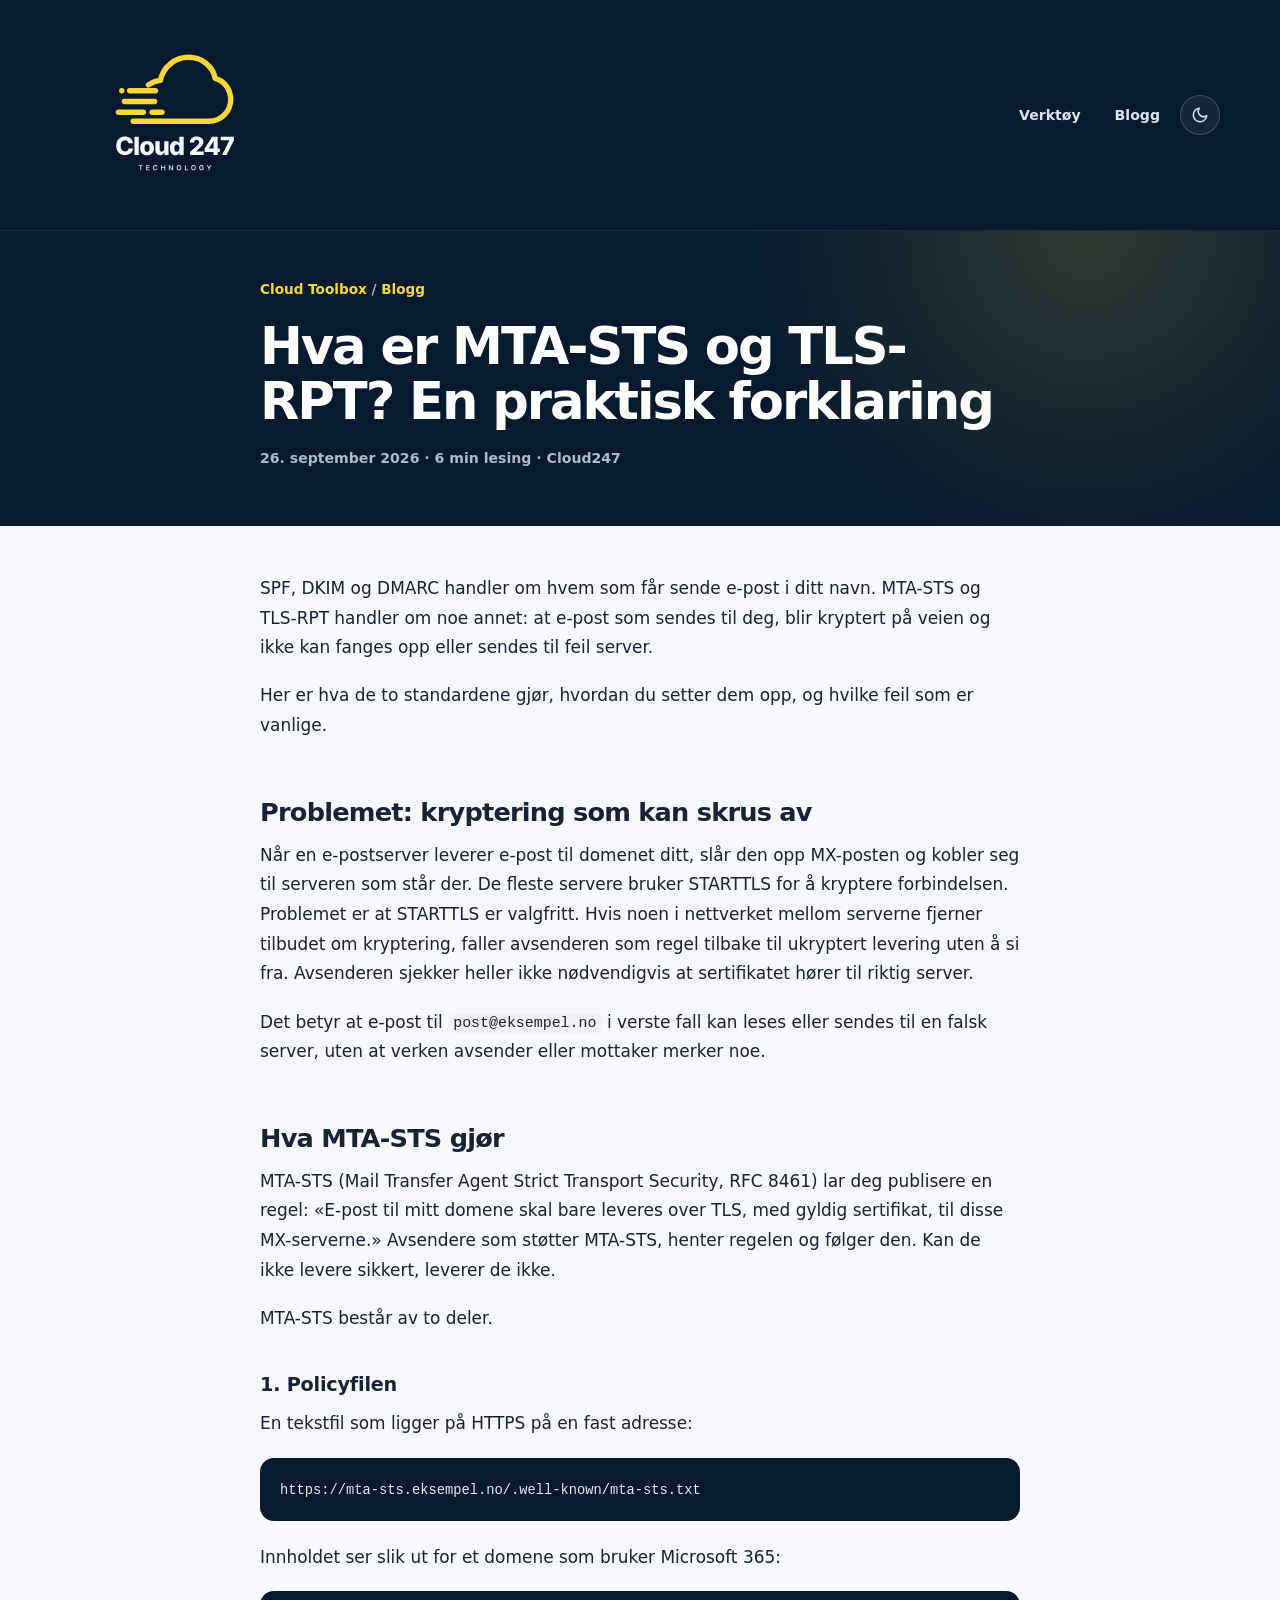
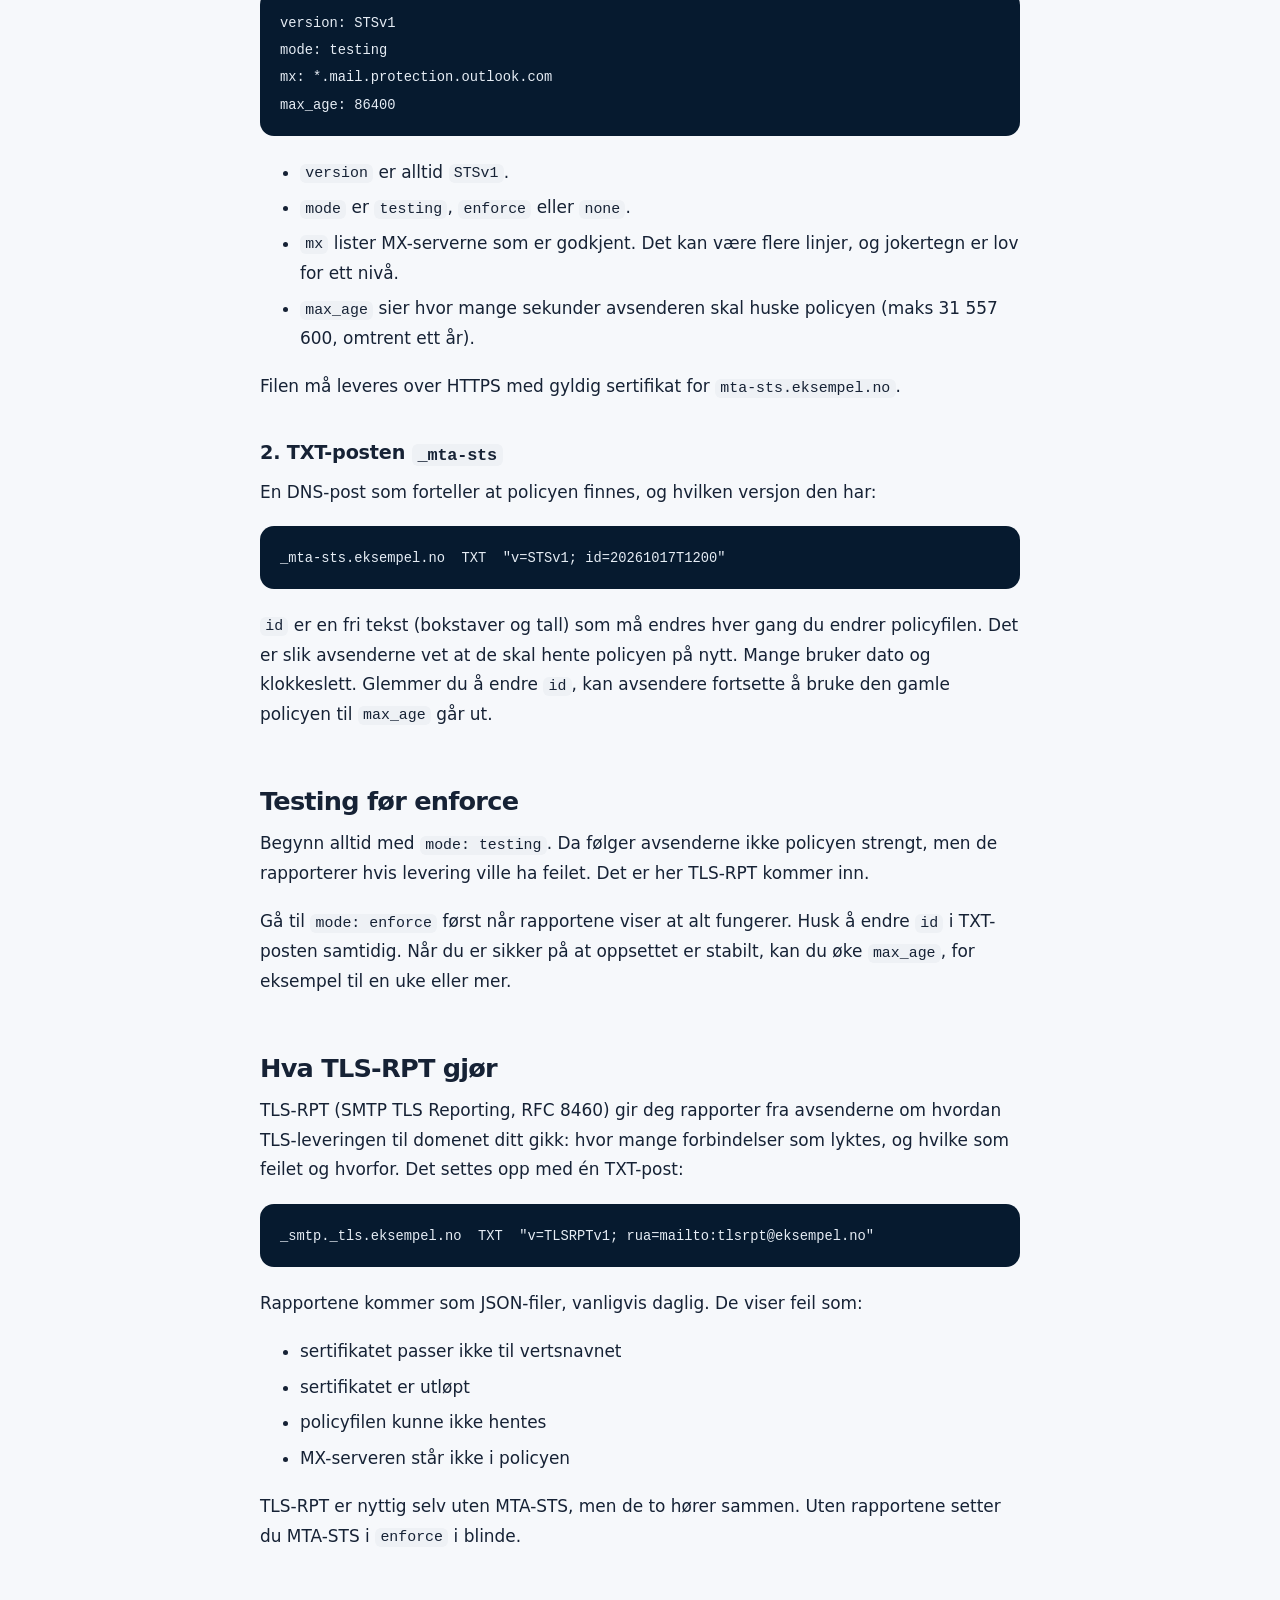
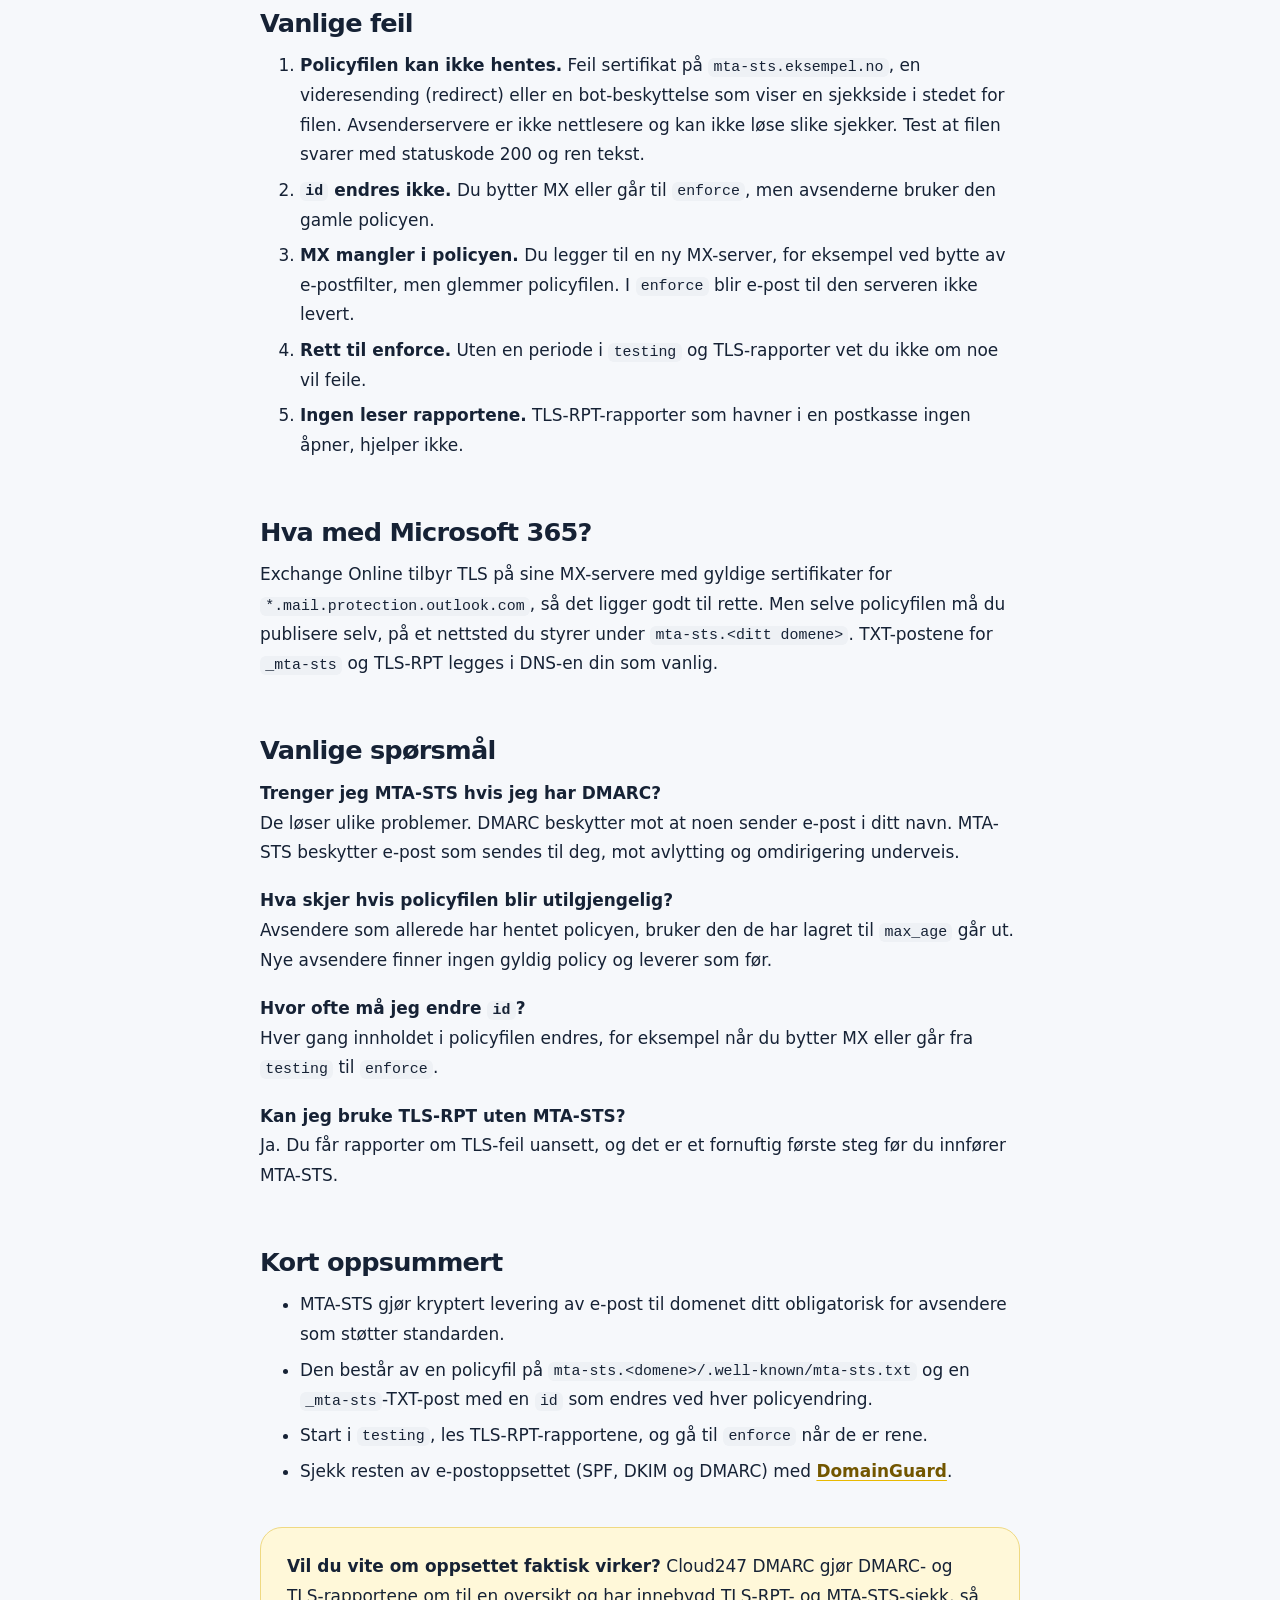
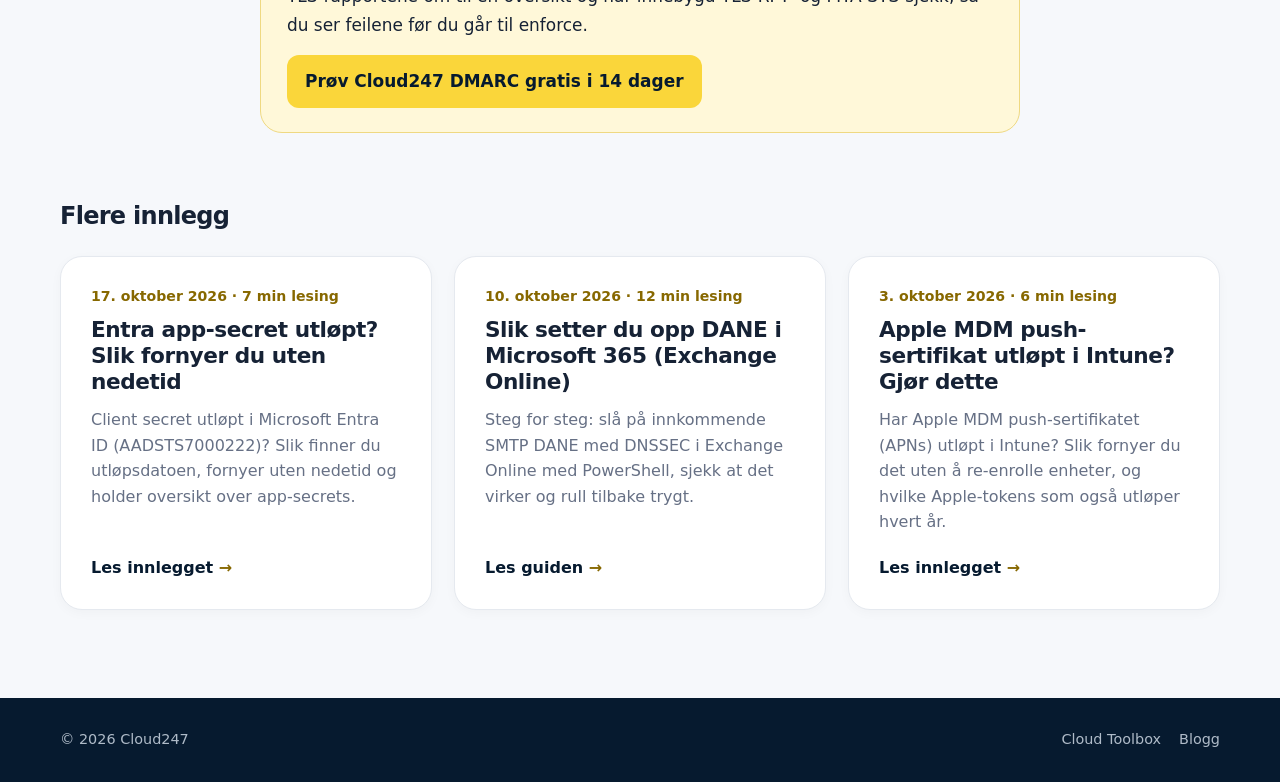
<file: blogg/hva-er-mta-sts-og-tls-rpt.html>
<!doctype html>
<html lang="nb">
<head>
  <meta charset="utf-8">
  <meta name="viewport" content="width=device-width, initial-scale=1">
  <title>Hva er MTA-STS og TLS-RPT? En praktisk forklaring | Cloud247</title>
  <meta name="description" content="Hva er MTA-STS, og hvorfor trenger du TLS-RPT? Slik setter du opp policyfilen og _mta-sts-posten, og går trygt fra testing til enforce.">
  <link rel="canonical" href="https://cloud247.no/blogg/hva-er-mta-sts-og-tls-rpt">
  <meta name="theme-color" content="#061A2F">
  <script>(function(){var t;try{t=localStorage.getItem('cloud247-theme')}catch(e){}if(t!=='dark'&&t!=='light'){t=window.matchMedia&&matchMedia('(prefers-color-scheme: dark)').matches?'dark':'light'}document.documentElement.dataset.theme=t})();</script>
  <meta property="og:title" content="Hva er MTA-STS og TLS-RPT? En praktisk forklaring | Cloud247">
  <meta property="og:description" content="Hva er MTA-STS, og hvorfor trenger du TLS-RPT? Slik setter du opp policyfilen og _mta-sts-posten, og går trygt fra testing til enforce.">
  <meta property="og:type" content="article">
  <meta property="og:url" content="https://cloud247.no/blogg/hva-er-mta-sts-og-tls-rpt">
  <meta property="og:site_name" content="Cloud247">
  <meta property="og:locale" content="nb_NO">
  <meta name="twitter:card" content="summary">
  <meta property="article:published_time" content="2026-09-26">
  <link rel="icon" href="/assets/cloud247-mark.svg" type="image/svg+xml">
  <link rel="apple-touch-icon" href="/assets/apple-touch-icon.png">
  <link rel="stylesheet" href="/styles.css?v=20261105-dark">
  <link rel="stylesheet" href="/blogg/blogg.css?v=20261105-dark">
  <script type="application/ld+json">
{
  "@context": "https://schema.org",
  "@graph": [
    {
      "@type": "BlogPosting",
      "headline": "Hva er MTA-STS og TLS-RPT? En praktisk forklaring",
      "description": "Hva er MTA-STS, og hvorfor trenger du TLS-RPT? Slik setter du opp policyfilen og _mta-sts-posten, og går trygt fra testing til enforce.",
      "datePublished": "2026-09-26",
      "dateModified": "2026-09-26",
      "inLanguage": "nb",
      "url": "https://cloud247.no/blogg/hva-er-mta-sts-og-tls-rpt",
      "mainEntityOfPage": "https://cloud247.no/blogg/hva-er-mta-sts-og-tls-rpt",
      "author": {
        "@type": "Organization",
        "@id": "https://cloud247.no/#organization",
        "name": "Cloud247",
        "url": "https://cloud247.no/",
        "logo": "https://cloud247.no/assets/cloud247-logo.svg"
      },
      "publisher": {
        "@type": "Organization",
        "@id": "https://cloud247.no/#organization",
        "name": "Cloud247",
        "url": "https://cloud247.no/",
        "logo": "https://cloud247.no/assets/cloud247-logo.svg"
      }
    },
    {
      "@type": "BreadcrumbList",
      "itemListElement": [
        {
          "@type": "ListItem",
          "position": 1,
          "name": "Cloud Toolbox",
          "item": "https://cloud247.no/"
        },
        {
          "@type": "ListItem",
          "position": 2,
          "name": "Blogg",
          "item": "https://cloud247.no/blogg/"
        },
        {
          "@type": "ListItem",
          "position": 3,
          "name": "Hva er MTA-STS og TLS-RPT? En praktisk forklaring",
          "item": "https://cloud247.no/blogg/hva-er-mta-sts-og-tls-rpt"
        }
      ]
    }
  ]
}
  </script>
</head>
<body>
  <header class="site-header">
    <div class="shell header-inner">
      <a class="brand" href="/" aria-label="Cloud247">
        <img src="/assets/cloud247-logo.svg" alt="Cloud247 Technology">
      </a>
      <nav class="site-nav" aria-label="Hovedmeny">
        <a href="/">Verkt&oslash;y</a>
        <a href="/blogg/" aria-current="false">Blogg</a>
        <button class="theme-toggle" type="button" aria-label="Bytt til m&oslash;rk modus" aria-pressed="false">
          <svg class="icon-moon" width="18" height="18" viewBox="0 0 24 24" fill="none" stroke="currentColor" stroke-width="2" stroke-linecap="round" stroke-linejoin="round" aria-hidden="true" focusable="false"><path d="M21 12.8A9 9 0 1 1 11.2 3a7 7 0 0 0 9.8 9.8z"></path></svg>
          <svg class="icon-sun" width="18" height="18" viewBox="0 0 24 24" fill="none" stroke="currentColor" stroke-width="2" stroke-linecap="round" stroke-linejoin="round" aria-hidden="true" focusable="false"><circle cx="12" cy="12" r="4"></circle><path d="M12 2v2M12 20v2M4.9 4.9l1.4 1.4M17.7 17.7l1.4 1.4M2 12h2M20 12h2M4.9 19.1l1.4-1.4M17.7 6.3l1.4-1.4"></path></svg>
        </button>
      </nav>
    </div>
  </header>

  <main>
    <section class="blog-hero post-hero">
      <div class="shell post-shell">
        <nav class="breadcrumb" aria-label="Br&oslash;dsmuler"><a href="/">Cloud Toolbox</a> <span aria-hidden="true">/</span> <a href="/blogg/">Blogg</a></nav>
        <h1>Hva er MTA-STS og TLS-RPT? En praktisk forklaring</h1>
        <p class="post-meta"><time datetime="2026-09-26">26. september 2026</time> &middot; 6 min lesing &middot; Cloud247</p>
      </div>
    </section>

    <article class="post-body">
      <div class="shell post-shell prose">
<p>SPF, DKIM og DMARC handler om hvem som får sende e-post i ditt navn. MTA-STS og TLS-RPT handler om noe annet: at e-post som sendes til deg, blir kryptert på veien og ikke kan fanges opp eller sendes til feil server.</p>
<p>Her er hva de to standardene gjør, hvordan du setter dem opp, og hvilke feil som er vanlige.</p>
<h2>Problemet: kryptering som kan skrus av</h2>
<p>Når en e-postserver leverer e-post til domenet ditt, slår den opp MX-posten og kobler seg til serveren som står der. De fleste servere bruker STARTTLS for å kryptere forbindelsen. Problemet er at STARTTLS er valgfritt. Hvis noen i nettverket mellom serverne fjerner tilbudet om kryptering, faller avsenderen som regel tilbake til ukryptert levering uten å si fra. Avsenderen sjekker heller ikke nødvendigvis at sertifikatet hører til riktig server.</p>
<p>Det betyr at e-post til <code>post@eksempel.no</code> i verste fall kan leses eller sendes til en falsk server, uten at verken avsender eller mottaker merker noe.</p>
<h2>Hva MTA-STS gjør</h2>
<p>MTA-STS (Mail Transfer Agent Strict Transport Security, RFC 8461) lar deg publisere en regel: «E-post til mitt domene skal bare leveres over TLS, med gyldig sertifikat, til disse MX-serverne.» Avsendere som støtter MTA-STS, henter regelen og følger den. Kan de ikke levere sikkert, leverer de ikke.</p>
<p>MTA-STS består av to deler.</p>
<h3>1. Policyfilen</h3>
<p>En tekstfil som ligger på HTTPS på en fast adresse:</p>
<pre class="highlight"><code>https://mta-sts.eksempel.no/.well-known/mta-sts.txt</code></pre>
<p>Innholdet ser slik ut for et domene som bruker Microsoft 365:</p>
<pre class="highlight"><code>version: STSv1
mode: testing
mx: *.mail.protection.outlook.com
max_age: 86400</code></pre>
<ul>
<li><code>version</code> er alltid <code>STSv1</code>.</li>
<li><code>mode</code> er <code>testing</code>, <code>enforce</code> eller <code>none</code>.</li>
<li><code>mx</code> lister MX-serverne som er godkjent. Det kan være flere linjer, og jokertegn er lov for ett nivå.</li>
<li><code>max_age</code> sier hvor mange sekunder avsenderen skal huske policyen (maks 31 557 600, omtrent ett år).</li>
</ul>
<p>Filen må leveres over HTTPS med gyldig sertifikat for <code>mta-sts.eksempel.no</code>.</p>
<h3>2. TXT-posten <code>_mta-sts</code></h3>
<p>En DNS-post som forteller at policyen finnes, og hvilken versjon den har:</p>
<pre class="highlight"><code>_mta-sts.eksempel.no  TXT  "v=STSv1; id=20261017T1200"</code></pre>
<p><code>id</code> er en fri tekst (bokstaver og tall) som må endres hver gang du endrer policyfilen. Det er slik avsenderne vet at de skal hente policyen på nytt. Mange bruker dato og klokkeslett. Glemmer du å endre <code>id</code>, kan avsendere fortsette å bruke den gamle policyen til <code>max_age</code> går ut.</p>
<h2>Testing før enforce</h2>
<p>Begynn alltid med <code>mode: testing</code>. Da følger avsenderne ikke policyen strengt, men de rapporterer hvis levering ville ha feilet. Det er her TLS-RPT kommer inn.</p>
<p>Gå til <code>mode: enforce</code> først når rapportene viser at alt fungerer. Husk å endre <code>id</code> i TXT-posten samtidig. Når du er sikker på at oppsettet er stabilt, kan du øke <code>max_age</code>, for eksempel til en uke eller mer.</p>
<h2>Hva TLS-RPT gjør</h2>
<p>TLS-RPT (SMTP TLS Reporting, RFC 8460) gir deg rapporter fra avsenderne om hvordan TLS-leveringen til domenet ditt gikk: hvor mange forbindelser som lyktes, og hvilke som feilet og hvorfor. Det settes opp med én TXT-post:</p>
<pre class="highlight"><code>_smtp._tls.eksempel.no  TXT  "v=TLSRPTv1; rua=mailto:tlsrpt@eksempel.no"</code></pre>
<p>Rapportene kommer som JSON-filer, vanligvis daglig. De viser feil som:</p>
<ul>
<li>sertifikatet passer ikke til vertsnavnet</li>
<li>sertifikatet er utløpt</li>
<li>policyfilen kunne ikke hentes</li>
<li>MX-serveren står ikke i policyen</li>
</ul>
<p>TLS-RPT er nyttig selv uten MTA-STS, men de to hører sammen. Uten rapportene setter du MTA-STS i <code>enforce</code> i blinde.</p>
<h2>Vanlige feil</h2>
<ol>
<li><strong>Policyfilen kan ikke hentes.</strong> Feil sertifikat på <code>mta-sts.eksempel.no</code>, en videresending (redirect) eller en bot-beskyttelse som viser en sjekkside i stedet for filen. Avsenderservere er ikke nettlesere og kan ikke løse slike sjekker. Test at filen svarer med statuskode 200 og ren tekst.</li>
<li><strong><code>id</code> endres ikke.</strong> Du bytter MX eller går til <code>enforce</code>, men avsenderne bruker den gamle policyen.</li>
<li><strong>MX mangler i policyen.</strong> Du legger til en ny MX-server, for eksempel ved bytte av e-postfilter, men glemmer policyfilen. I <code>enforce</code> blir e-post til den serveren ikke levert.</li>
<li><strong>Rett til enforce.</strong> Uten en periode i <code>testing</code> og TLS-rapporter vet du ikke om noe vil feile.</li>
<li><strong>Ingen leser rapportene.</strong> TLS-RPT-rapporter som havner i en postkasse ingen åpner, hjelper ikke.</li>
</ol>
<h2>Hva med Microsoft 365?</h2>
<p>Exchange Online tilbyr TLS på sine MX-servere med gyldige sertifikater for <code>*.mail.protection.outlook.com</code>, så det ligger godt til rette. Men selve policyfilen må du publisere selv, på et nettsted du styrer under <code>mta-sts.&lt;ditt domene&gt;</code>. TXT-postene for <code>_mta-sts</code> og TLS-RPT legges i DNS-en din som vanlig.</p>
<h2>Vanlige spørsmål</h2>
<p><strong>Trenger jeg MTA-STS hvis jeg har DMARC?</strong><br>
De løser ulike problemer. DMARC beskytter mot at noen sender e-post i ditt navn. MTA-STS beskytter e-post som sendes til deg, mot avlytting og omdirigering underveis.</p>
<p><strong>Hva skjer hvis policyfilen blir utilgjengelig?</strong><br>
Avsendere som allerede har hentet policyen, bruker den de har lagret til <code>max_age</code> går ut. Nye avsendere finner ingen gyldig policy og leverer som før.</p>
<p><strong>Hvor ofte må jeg endre <code>id</code>?</strong><br>
Hver gang innholdet i policyfilen endres, for eksempel når du bytter MX eller går fra <code>testing</code> til <code>enforce</code>.</p>
<p><strong>Kan jeg bruke TLS-RPT uten MTA-STS?</strong><br>
Ja. Du får rapporter om TLS-feil uansett, og det er et fornuftig første steg før du innfører MTA-STS.</p>
<h2>Kort oppsummert</h2>
<ul>
<li>MTA-STS gjør kryptert levering av e-post til domenet ditt obligatorisk for avsendere som støtter standarden.</li>
<li>Den består av en policyfil på <code>mta-sts.&lt;domene&gt;/.well-known/mta-sts.txt</code> og en <code>_mta-sts</code>-TXT-post med en <code>id</code> som endres ved hver policyendring.</li>
<li>Start i <code>testing</code>, les TLS-RPT-rapportene, og gå til <code>enforce</code> når de er rene.</li>
<li>Sjekk resten av e-postoppsettet (SPF, DKIM og DMARC) med <a href="https://domainguard.cloud247.no/?utm_source=blogg&amp;utm_medium=blog&amp;utm_campaign=uke43-blogg&amp;utm_content=mtasts-domainguard">DomainGuard</a>.</li>
</ul>
<aside class="post-cta"><p><strong>Vil du vite om oppsettet faktisk virker?</strong> Cloud247 DMARC gjør DMARC- og TLS-rapportene om til en oversikt og har innebygd TLS-RPT- og MTA-STS-sjekk, så du ser feilene før du går til enforce. <a href="https://dmarc.cloud247.no/?utm_source=blogg&amp;utm_medium=blog&amp;utm_campaign=uke43-blogg&amp;utm_content=mtasts-cta-bunn">Prøv Cloud247 DMARC gratis i 14 dager</a></p></aside>

      </div>
    </article>

    <section class="related" aria-labelledby="related-title">
      <div class="shell">
        <h2 id="related-title">Flere innlegg</h2>
        <div class="post-grid">
        <article class="post-card">
          <p class="post-meta"><time datetime="2026-10-17">17. oktober 2026</time> &middot; 7 min lesing</p>
          <h3><a href="/blogg/entra-app-secret-utlopt">Entra app-secret utløpt? Slik fornyer du uten nedetid</a></h3>
          <p>Client secret utløpt i Microsoft Entra ID (AADSTS7000222)? Slik finner du utløpsdatoen, fornyer uten nedetid og holder oversikt over app-secrets.</p>
          <a class="post-card-link" href="/blogg/entra-app-secret-utlopt" aria-hidden="true" tabindex="-1">Les innlegget <span>&rarr;</span></a>
        </article>
        <article class="post-card">
          <p class="post-meta"><time datetime="2026-10-10">10. oktober 2026</time> &middot; 12 min lesing</p>
          <h3><a href="https://dmarc.cloud247.no/guider/dane-i-microsoft-365/">Slik setter du opp DANE i Microsoft 365 (Exchange Online)</a></h3>
          <p>Steg for steg: slå på innkommende SMTP DANE med DNSSEC i Exchange Online med PowerShell, sjekk at det virker og rull tilbake trygt.</p>
          <a class="post-card-link" href="https://dmarc.cloud247.no/guider/dane-i-microsoft-365/" aria-hidden="true" tabindex="-1">Les guiden <span>&rarr;</span></a>
        </article>
        <article class="post-card">
          <p class="post-meta"><time datetime="2026-10-03">3. oktober 2026</time> &middot; 6 min lesing</p>
          <h3><a href="/blogg/apple-push-sertifikat-utlopt">Apple MDM push-sertifikat utløpt i Intune? Gjør dette</a></h3>
          <p>Har Apple MDM push-sertifikatet (APNs) utløpt i Intune? Slik fornyer du det uten å re-enrolle enheter, og hvilke Apple-tokens som også utløper hvert år.</p>
          <a class="post-card-link" href="/blogg/apple-push-sertifikat-utlopt" aria-hidden="true" tabindex="-1">Les innlegget <span>&rarr;</span></a>
        </article>
        </div>
      </div>
    </section>
  </main>

  <footer class="site-footer">
    <div class="shell footer-inner">
      <span>&copy; <span id="year"></span> Cloud247</span>
      <span class="footer-links"><a href="/">Cloud Toolbox</a><a href="/blogg/">Blogg</a></span>
    </div>
  </footer>
  <script>document.getElementById('year').textContent = new Date().getFullYear();</script>
  <script src="/theme.js?v=20261105-dark"></script>
</body>
</html>
</file>
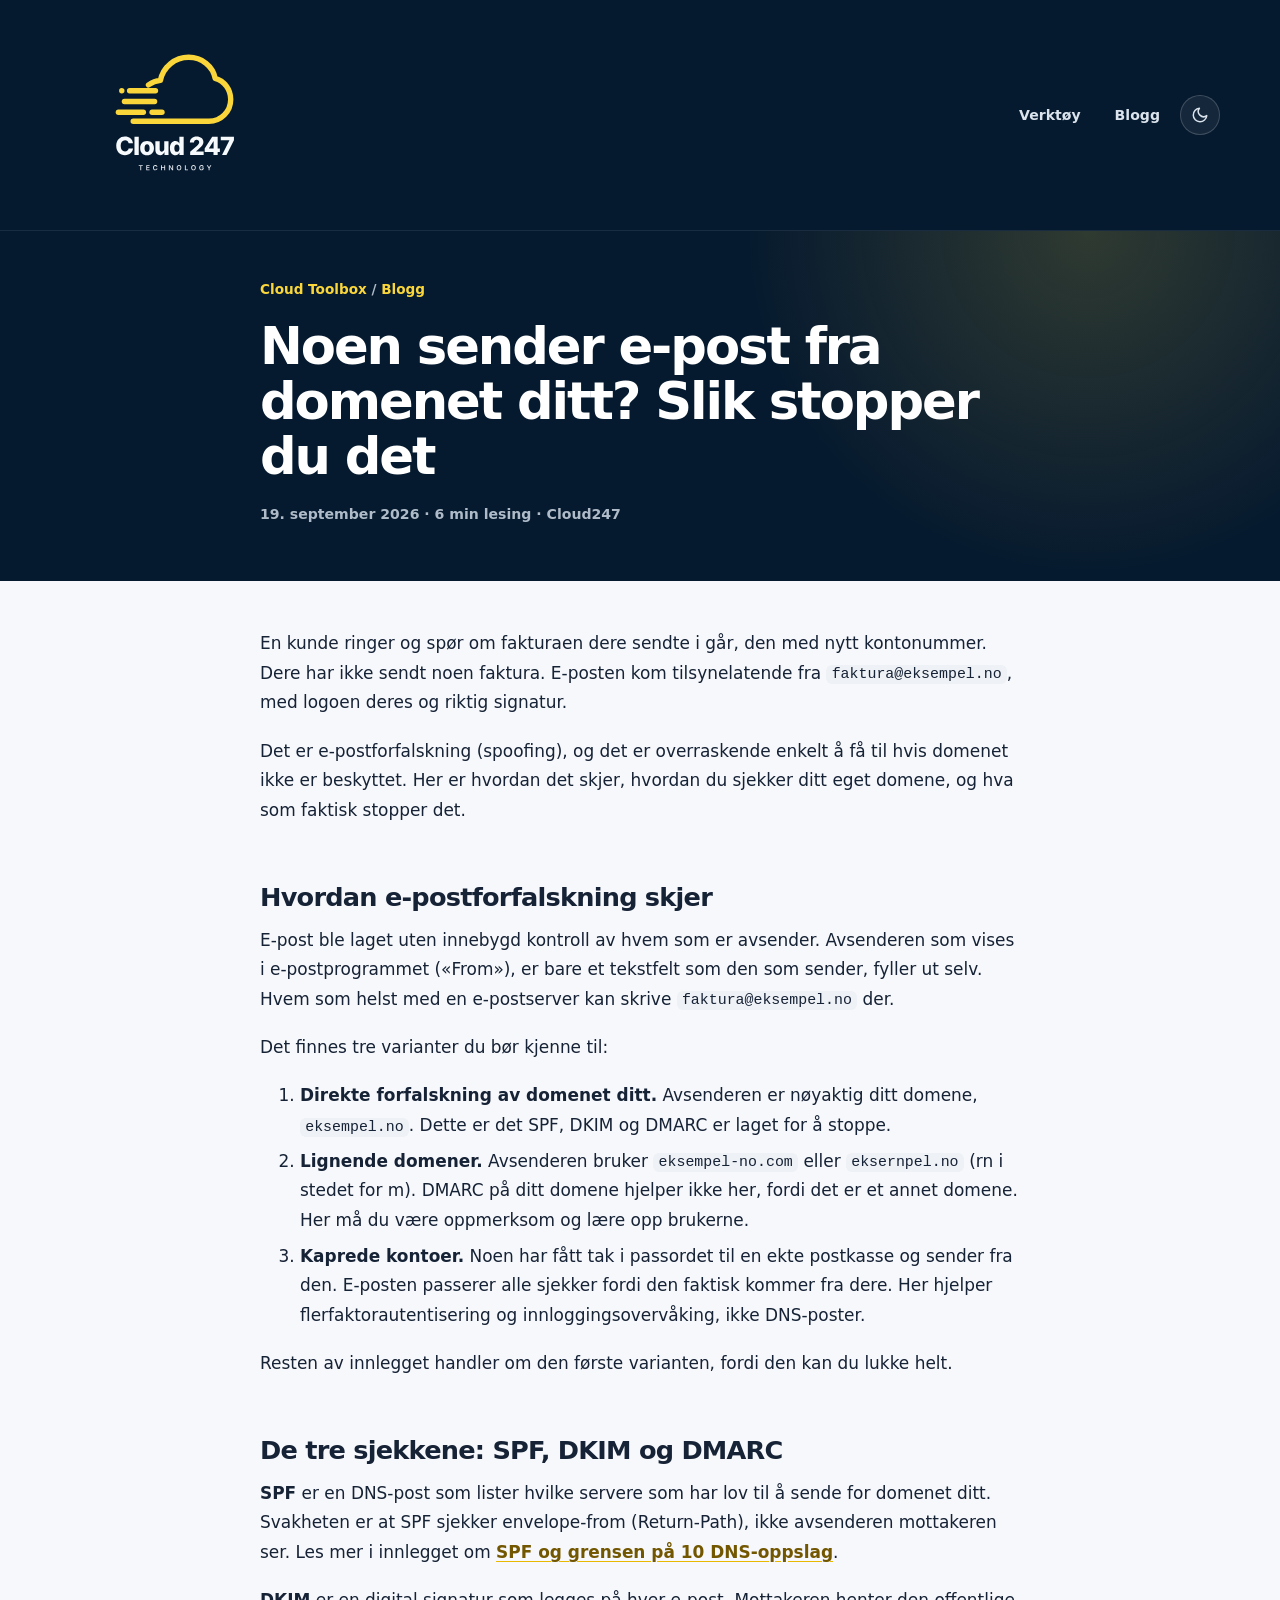
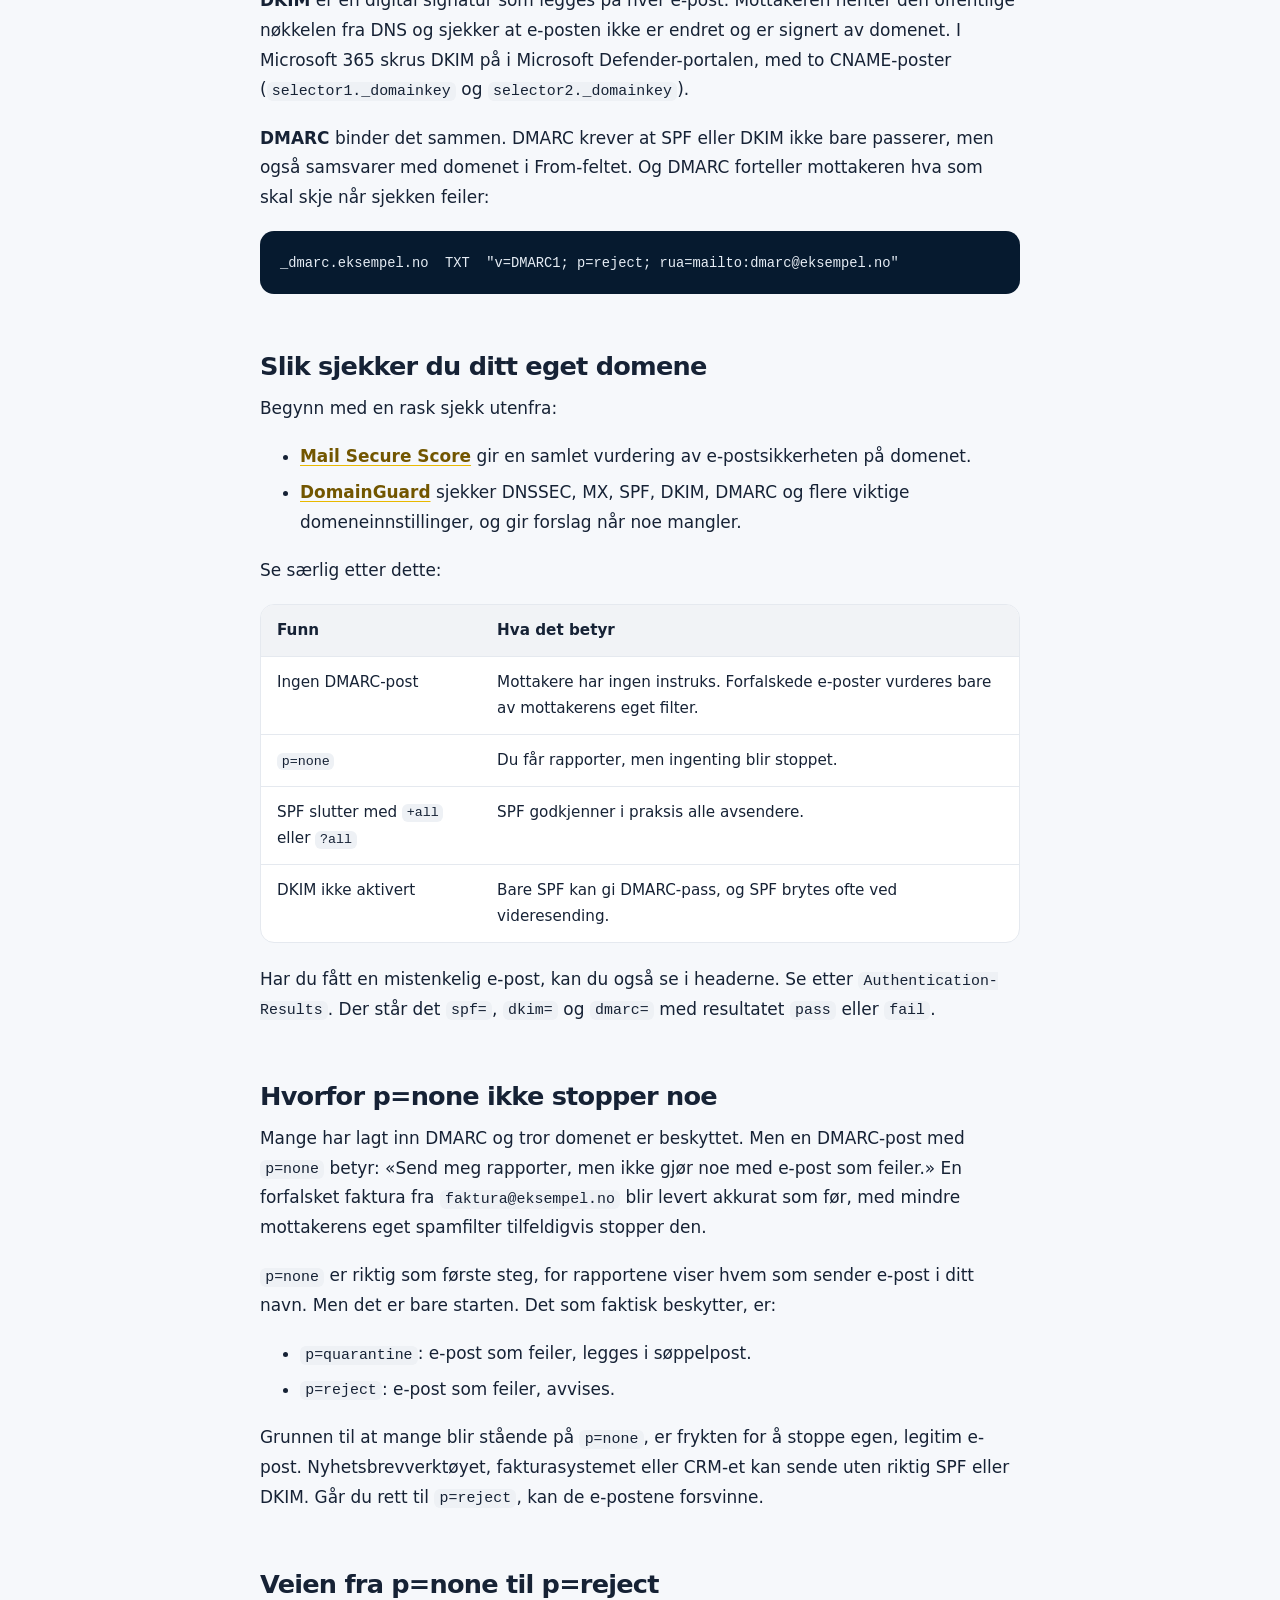
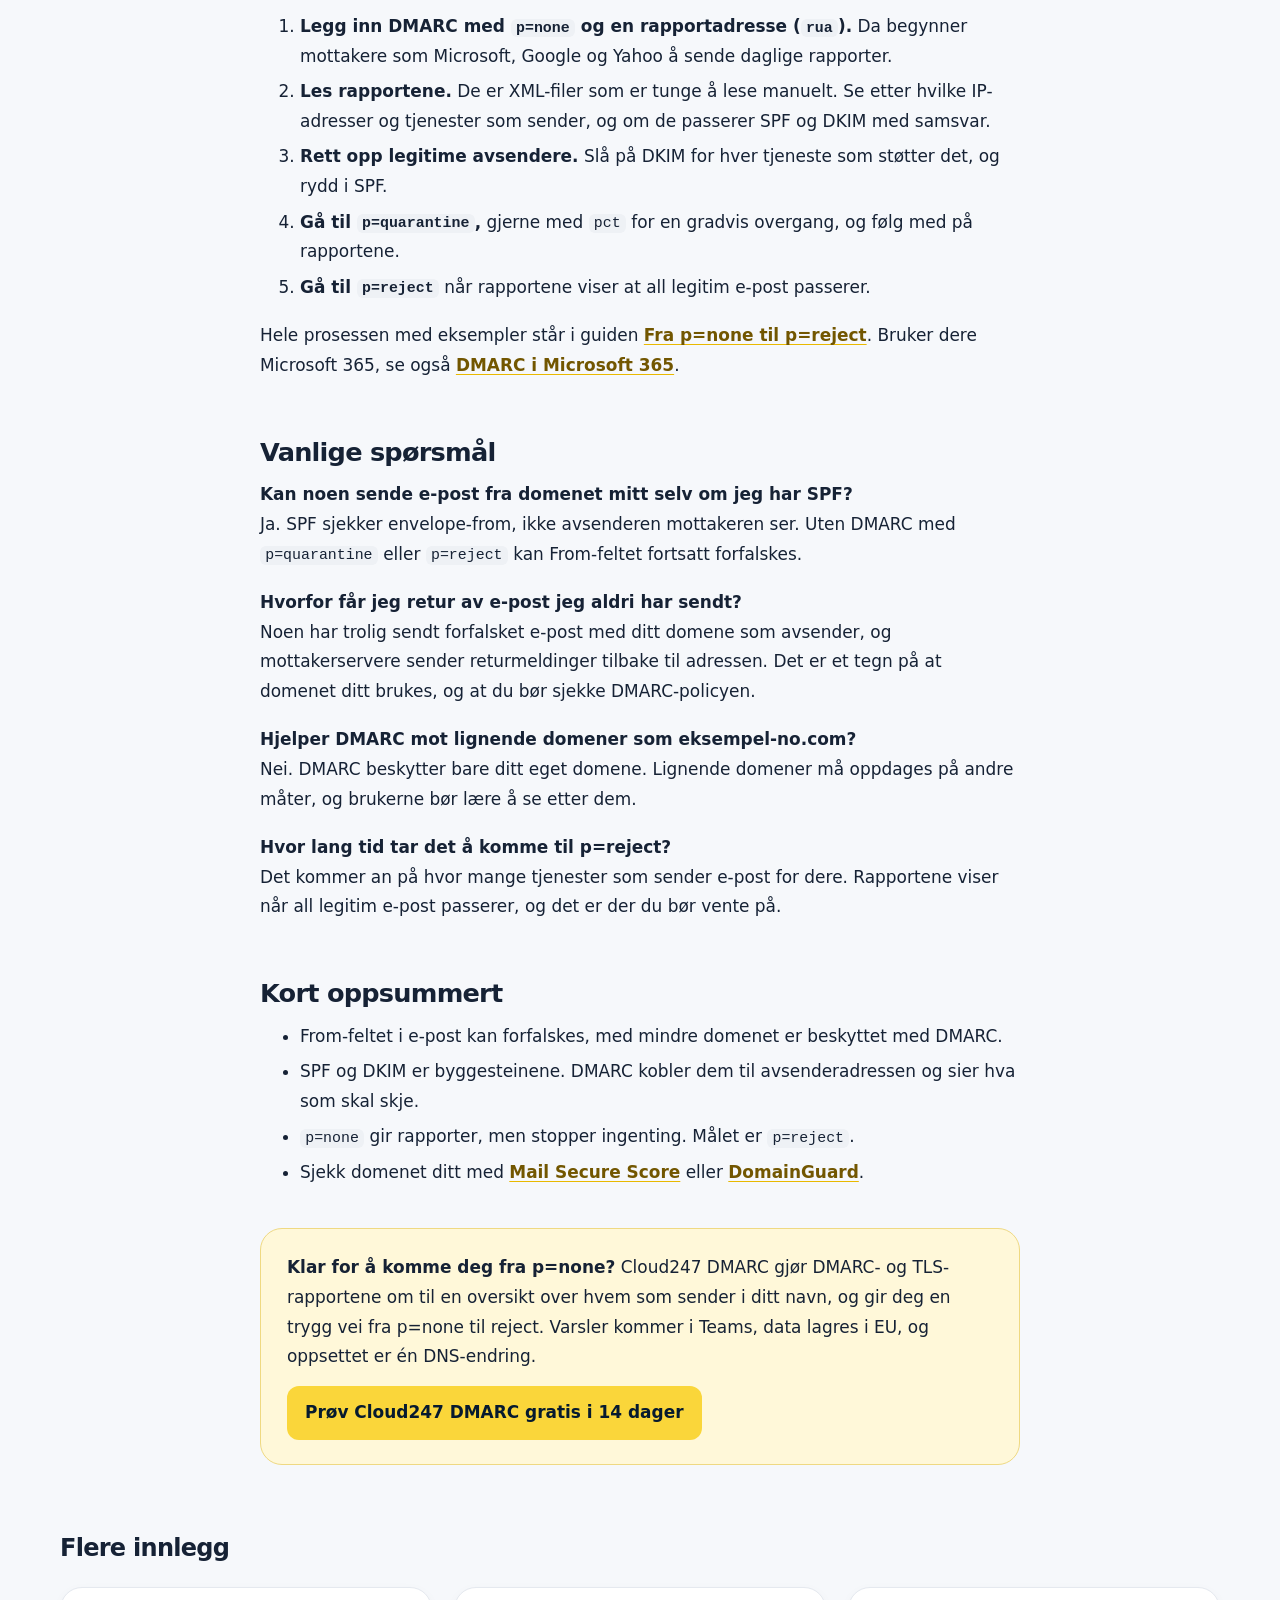
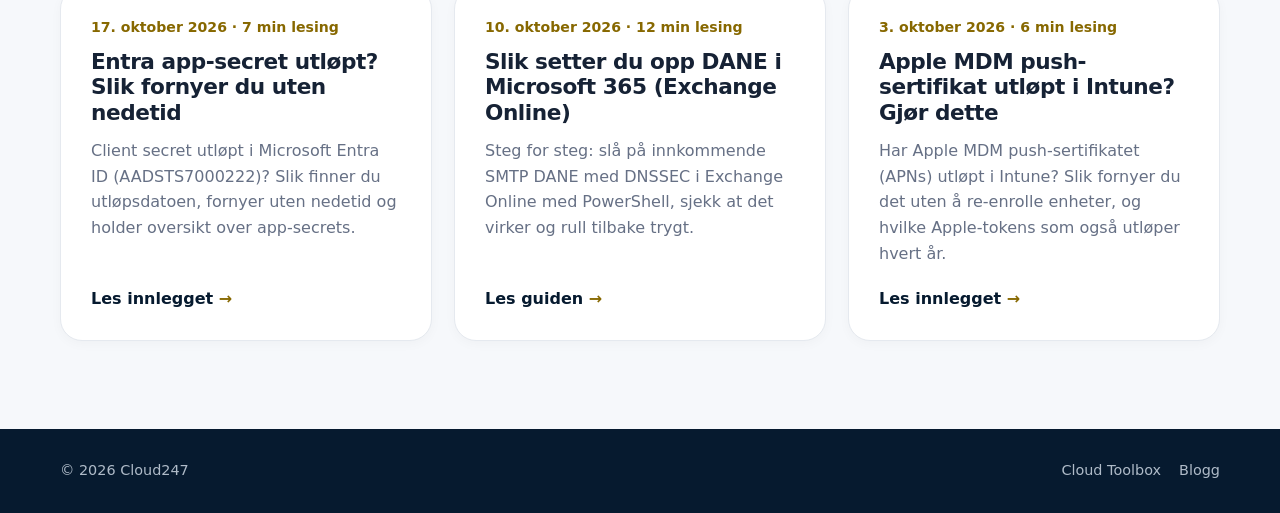
<file: blogg/noen-sender-e-post-i-ditt-navn.html>
<!doctype html>
<html lang="nb">
<head>
  <meta charset="utf-8">
  <meta name="viewport" content="width=device-width, initial-scale=1">
  <title>Noen sender e-post fra domenet ditt? Slik stopper du det | Cloud247</title>
  <meta name="description" content="Får kunder e-post som ser ut til å komme fra deg? Slik skjer e-postforfalskning, slik sjekker du SPF, DKIM og DMARC, og hvorfor p=none ikke stopper noe.">
  <link rel="canonical" href="https://cloud247.no/blogg/noen-sender-e-post-i-ditt-navn">
  <meta name="theme-color" content="#061A2F">
  <script>(function(){var t;try{t=localStorage.getItem('cloud247-theme')}catch(e){}if(t!=='dark'&&t!=='light'){t=window.matchMedia&&matchMedia('(prefers-color-scheme: dark)').matches?'dark':'light'}document.documentElement.dataset.theme=t})();</script>
  <meta property="og:title" content="Noen sender e-post fra domenet ditt? Slik stopper du det | Cloud247">
  <meta property="og:description" content="Får kunder e-post som ser ut til å komme fra deg? Slik skjer e-postforfalskning, slik sjekker du SPF, DKIM og DMARC, og hvorfor p=none ikke stopper noe.">
  <meta property="og:type" content="article">
  <meta property="og:url" content="https://cloud247.no/blogg/noen-sender-e-post-i-ditt-navn">
  <meta property="og:site_name" content="Cloud247">
  <meta property="og:locale" content="nb_NO">
  <meta name="twitter:card" content="summary">
  <meta property="article:published_time" content="2026-09-19">
  <link rel="icon" href="/assets/cloud247-mark.svg" type="image/svg+xml">
  <link rel="apple-touch-icon" href="/assets/apple-touch-icon.png">
  <link rel="stylesheet" href="/styles.css?v=20261105-dark">
  <link rel="stylesheet" href="/blogg/blogg.css?v=20261105-dark">
  <script type="application/ld+json">
{
  "@context": "https://schema.org",
  "@graph": [
    {
      "@type": "BlogPosting",
      "headline": "Noen sender e-post fra domenet ditt? Slik stopper du det",
      "description": "Får kunder e-post som ser ut til å komme fra deg? Slik skjer e-postforfalskning, slik sjekker du SPF, DKIM og DMARC, og hvorfor p=none ikke stopper noe.",
      "datePublished": "2026-09-19",
      "dateModified": "2026-09-19",
      "inLanguage": "nb",
      "url": "https://cloud247.no/blogg/noen-sender-e-post-i-ditt-navn",
      "mainEntityOfPage": "https://cloud247.no/blogg/noen-sender-e-post-i-ditt-navn",
      "author": {
        "@type": "Organization",
        "@id": "https://cloud247.no/#organization",
        "name": "Cloud247",
        "url": "https://cloud247.no/",
        "logo": "https://cloud247.no/assets/cloud247-logo.svg"
      },
      "publisher": {
        "@type": "Organization",
        "@id": "https://cloud247.no/#organization",
        "name": "Cloud247",
        "url": "https://cloud247.no/",
        "logo": "https://cloud247.no/assets/cloud247-logo.svg"
      }
    },
    {
      "@type": "BreadcrumbList",
      "itemListElement": [
        {
          "@type": "ListItem",
          "position": 1,
          "name": "Cloud Toolbox",
          "item": "https://cloud247.no/"
        },
        {
          "@type": "ListItem",
          "position": 2,
          "name": "Blogg",
          "item": "https://cloud247.no/blogg/"
        },
        {
          "@type": "ListItem",
          "position": 3,
          "name": "Noen sender e-post fra domenet ditt? Slik stopper du det",
          "item": "https://cloud247.no/blogg/noen-sender-e-post-i-ditt-navn"
        }
      ]
    }
  ]
}
  </script>
</head>
<body>
  <header class="site-header">
    <div class="shell header-inner">
      <a class="brand" href="/" aria-label="Cloud247">
        <img src="/assets/cloud247-logo.svg" alt="Cloud247 Technology">
      </a>
      <nav class="site-nav" aria-label="Hovedmeny">
        <a href="/">Verkt&oslash;y</a>
        <a href="/blogg/" aria-current="false">Blogg</a>
        <button class="theme-toggle" type="button" aria-label="Bytt til m&oslash;rk modus" aria-pressed="false">
          <svg class="icon-moon" width="18" height="18" viewBox="0 0 24 24" fill="none" stroke="currentColor" stroke-width="2" stroke-linecap="round" stroke-linejoin="round" aria-hidden="true" focusable="false"><path d="M21 12.8A9 9 0 1 1 11.2 3a7 7 0 0 0 9.8 9.8z"></path></svg>
          <svg class="icon-sun" width="18" height="18" viewBox="0 0 24 24" fill="none" stroke="currentColor" stroke-width="2" stroke-linecap="round" stroke-linejoin="round" aria-hidden="true" focusable="false"><circle cx="12" cy="12" r="4"></circle><path d="M12 2v2M12 20v2M4.9 4.9l1.4 1.4M17.7 17.7l1.4 1.4M2 12h2M20 12h2M4.9 19.1l1.4-1.4M17.7 6.3l1.4-1.4"></path></svg>
        </button>
      </nav>
    </div>
  </header>

  <main>
    <section class="blog-hero post-hero">
      <div class="shell post-shell">
        <nav class="breadcrumb" aria-label="Br&oslash;dsmuler"><a href="/">Cloud Toolbox</a> <span aria-hidden="true">/</span> <a href="/blogg/">Blogg</a></nav>
        <h1>Noen sender e-post fra domenet ditt? Slik stopper du det</h1>
        <p class="post-meta"><time datetime="2026-09-19">19. september 2026</time> &middot; 6 min lesing &middot; Cloud247</p>
      </div>
    </section>

    <article class="post-body">
      <div class="shell post-shell prose">
<p>En kunde ringer og spør om fakturaen dere sendte i går, den med nytt kontonummer. Dere har ikke sendt noen faktura. E-posten kom tilsynelatende fra <code>faktura@eksempel.no</code>, med logoen deres og riktig signatur.</p>
<p>Det er e-postforfalskning (spoofing), og det er overraskende enkelt å få til hvis domenet ikke er beskyttet. Her er hvordan det skjer, hvordan du sjekker ditt eget domene, og hva som faktisk stopper det.</p>
<h2>Hvordan e-postforfalskning skjer</h2>
<p>E-post ble laget uten innebygd kontroll av hvem som er avsender. Avsenderen som vises i e-postprogrammet («From»), er bare et tekstfelt som den som sender, fyller ut selv. Hvem som helst med en e-postserver kan skrive <code>faktura@eksempel.no</code> der.</p>
<p>Det finnes tre varianter du bør kjenne til:</p>
<ol>
<li><strong>Direkte forfalskning av domenet ditt.</strong> Avsenderen er nøyaktig ditt domene, <code>eksempel.no</code>. Dette er det SPF, DKIM og DMARC er laget for å stoppe.</li>
<li><strong>Lignende domener.</strong> Avsenderen bruker <code>eksempel-no.com</code> eller <code>eksernpel.no</code> (rn i stedet for m). DMARC på ditt domene hjelper ikke her, fordi det er et annet domene. Her må du være oppmerksom og lære opp brukerne.</li>
<li><strong>Kaprede kontoer.</strong> Noen har fått tak i passordet til en ekte postkasse og sender fra den. E-posten passerer alle sjekker fordi den faktisk kommer fra dere. Her hjelper flerfaktorautentisering og innloggingsovervåking, ikke DNS-poster.</li>
</ol>
<p>Resten av innlegget handler om den første varianten, fordi den kan du lukke helt.</p>
<h2>De tre sjekkene: SPF, DKIM og DMARC</h2>
<p><strong>SPF</strong> er en DNS-post som lister hvilke servere som har lov til å sende for domenet ditt. Svakheten er at SPF sjekker envelope-from (Return-Path), ikke avsenderen mottakeren ser. Les mer i innlegget om <a href="/blogg/spf-feiler-10-oppslag">SPF og grensen på 10 DNS-oppslag</a>.</p>
<p><strong>DKIM</strong> er en digital signatur som legges på hver e-post. Mottakeren henter den offentlige nøkkelen fra DNS og sjekker at e-posten ikke er endret og er signert av domenet. I Microsoft 365 skrus DKIM på i Microsoft Defender-portalen, med to CNAME-poster (<code>selector1._domainkey</code> og <code>selector2._domainkey</code>).</p>
<p><strong>DMARC</strong> binder det sammen. DMARC krever at SPF eller DKIM ikke bare passerer, men også samsvarer med domenet i From-feltet. Og DMARC forteller mottakeren hva som skal skje når sjekken feiler:</p>
<pre class="highlight"><code>_dmarc.eksempel.no  TXT  "v=DMARC1; p=reject; rua=mailto:dmarc@eksempel.no"</code></pre>
<h2>Slik sjekker du ditt eget domene</h2>
<p>Begynn med en rask sjekk utenfra:</p>
<ul>
<li><a href="https://mailscore.cloud247.no/?utm_source=blogg&amp;utm_medium=blog&amp;utm_campaign=uke43-blogg&amp;utm_content=spoofing-mailscore">Mail Secure Score</a> gir en samlet vurdering av e-postsikkerheten på domenet.</li>
<li><a href="https://domainguard.cloud247.no/?utm_source=blogg&amp;utm_medium=blog&amp;utm_campaign=uke43-blogg&amp;utm_content=spoofing-domainguard">DomainGuard</a> sjekker DNSSEC, MX, SPF, DKIM, DMARC og flere viktige domeneinnstillinger, og gir forslag når noe mangler.</li>
</ul>
<p>Se særlig etter dette:</p>
<div class="table-wrap"><table>
<thead>
<tr>
<th>Funn</th>
<th>Hva det betyr</th>
</tr>
</thead>
<tbody>
<tr>
<td>Ingen DMARC-post</td>
<td>Mottakere har ingen instruks. Forfalskede e-poster vurderes bare av mottakerens eget filter.</td>
</tr>
<tr>
<td><code>p=none</code></td>
<td>Du får rapporter, men ingenting blir stoppet.</td>
</tr>
<tr>
<td>SPF slutter med <code>+all</code> eller <code>?all</code></td>
<td>SPF godkjenner i praksis alle avsendere.</td>
</tr>
<tr>
<td>DKIM ikke aktivert</td>
<td>Bare SPF kan gi DMARC-pass, og SPF brytes ofte ved videresending.</td>
</tr>
</tbody>
</table></div>
<p>Har du fått en mistenkelig e-post, kan du også se i headerne. Se etter <code>Authentication-Results</code>. Der står det <code>spf=</code>, <code>dkim=</code> og <code>dmarc=</code> med resultatet <code>pass</code> eller <code>fail</code>.</p>
<h2>Hvorfor p=none ikke stopper noe</h2>
<p>Mange har lagt inn DMARC og tror domenet er beskyttet. Men en DMARC-post med <code>p=none</code> betyr: «Send meg rapporter, men ikke gjør noe med e-post som feiler.» En forfalsket faktura fra <code>faktura@eksempel.no</code> blir levert akkurat som før, med mindre mottakerens eget spamfilter tilfeldigvis stopper den.</p>
<p><code>p=none</code> er riktig som første steg, for rapportene viser hvem som sender e-post i ditt navn. Men det er bare starten. Det som faktisk beskytter, er:</p>
<ul>
<li><code>p=quarantine</code>: e-post som feiler, legges i søppelpost.</li>
<li><code>p=reject</code>: e-post som feiler, avvises.</li>
</ul>
<p>Grunnen til at mange blir stående på <code>p=none</code>, er frykten for å stoppe egen, legitim e-post. Nyhetsbrevverktøyet, fakturasystemet eller CRM-et kan sende uten riktig SPF eller DKIM. Går du rett til <code>p=reject</code>, kan de e-postene forsvinne.</p>
<h2>Veien fra p=none til p=reject</h2>
<ol>
<li><strong>Legg inn DMARC med <code>p=none</code> og en rapportadresse (<code>rua</code>).</strong> Da begynner mottakere som Microsoft, Google og Yahoo å sende daglige rapporter.</li>
<li><strong>Les rapportene.</strong> De er XML-filer som er tunge å lese manuelt. Se etter hvilke IP-adresser og tjenester som sender, og om de passerer SPF og DKIM med samsvar.</li>
<li><strong>Rett opp legitime avsendere.</strong> Slå på DKIM for hver tjeneste som støtter det, og rydd i SPF.</li>
<li><strong>Gå til <code>p=quarantine</code>,</strong> gjerne med <code>pct</code> for en gradvis overgang, og følg med på rapportene.</li>
<li><strong>Gå til <code>p=reject</code></strong> når rapportene viser at all legitim e-post passerer.</li>
</ol>
<p>Hele prosessen med eksempler står i guiden <a href="https://dmarc.cloud247.no/guider/fra-p-none-til-p-reject">Fra p=none til p=reject</a>. Bruker dere Microsoft 365, se også <a href="https://dmarc.cloud247.no/guider/dmarc-i-microsoft-365">DMARC i Microsoft 365</a>.</p>
<h2>Vanlige spørsmål</h2>
<p><strong>Kan noen sende e-post fra domenet mitt selv om jeg har SPF?</strong><br>
Ja. SPF sjekker envelope-from, ikke avsenderen mottakeren ser. Uten DMARC med <code>p=quarantine</code> eller <code>p=reject</code> kan From-feltet fortsatt forfalskes.</p>
<p><strong>Hvorfor får jeg retur av e-post jeg aldri har sendt?</strong><br>
Noen har trolig sendt forfalsket e-post med ditt domene som avsender, og mottakerservere sender returmeldinger tilbake til adressen. Det er et tegn på at domenet ditt brukes, og at du bør sjekke DMARC-policyen.</p>
<p><strong>Hjelper DMARC mot lignende domener som eksempel-no.com?</strong><br>
Nei. DMARC beskytter bare ditt eget domene. Lignende domener må oppdages på andre måter, og brukerne bør lære å se etter dem.</p>
<p><strong>Hvor lang tid tar det å komme til p=reject?</strong><br>
Det kommer an på hvor mange tjenester som sender e-post for dere. Rapportene viser når all legitim e-post passerer, og det er der du bør vente på.</p>
<h2>Kort oppsummert</h2>
<ul>
<li>From-feltet i e-post kan forfalskes, med mindre domenet er beskyttet med DMARC.</li>
<li>SPF og DKIM er byggesteinene. DMARC kobler dem til avsenderadressen og sier hva som skal skje.</li>
<li><code>p=none</code> gir rapporter, men stopper ingenting. Målet er <code>p=reject</code>.</li>
<li>Sjekk domenet ditt med <a href="https://mailscore.cloud247.no/?utm_source=blogg&amp;utm_medium=blog&amp;utm_campaign=uke43-blogg&amp;utm_content=spoofing-mailscore-oppsummering">Mail Secure Score</a> eller <a href="https://domainguard.cloud247.no/?utm_source=blogg&amp;utm_medium=blog&amp;utm_campaign=uke43-blogg&amp;utm_content=spoofing-domainguard-oppsummering">DomainGuard</a>.</li>
</ul>
<aside class="post-cta"><p><strong>Klar for å komme deg fra p=none?</strong> Cloud247 DMARC gjør DMARC- og TLS-rapportene om til en oversikt over hvem som sender i ditt navn, og gir deg en trygg vei fra p=none til reject. Varsler kommer i Teams, data lagres i EU, og oppsettet er én DNS-endring. <a href="https://dmarc.cloud247.no/?utm_source=blogg&amp;utm_medium=blog&amp;utm_campaign=uke43-blogg&amp;utm_content=spoofing-cta-bunn">Prøv Cloud247 DMARC gratis i 14 dager</a></p></aside>

      </div>
    </article>

    <section class="related" aria-labelledby="related-title">
      <div class="shell">
        <h2 id="related-title">Flere innlegg</h2>
        <div class="post-grid">
        <article class="post-card">
          <p class="post-meta"><time datetime="2026-10-17">17. oktober 2026</time> &middot; 7 min lesing</p>
          <h3><a href="/blogg/entra-app-secret-utlopt">Entra app-secret utløpt? Slik fornyer du uten nedetid</a></h3>
          <p>Client secret utløpt i Microsoft Entra ID (AADSTS7000222)? Slik finner du utløpsdatoen, fornyer uten nedetid og holder oversikt over app-secrets.</p>
          <a class="post-card-link" href="/blogg/entra-app-secret-utlopt" aria-hidden="true" tabindex="-1">Les innlegget <span>&rarr;</span></a>
        </article>
        <article class="post-card">
          <p class="post-meta"><time datetime="2026-10-10">10. oktober 2026</time> &middot; 12 min lesing</p>
          <h3><a href="https://dmarc.cloud247.no/guider/dane-i-microsoft-365/">Slik setter du opp DANE i Microsoft 365 (Exchange Online)</a></h3>
          <p>Steg for steg: slå på innkommende SMTP DANE med DNSSEC i Exchange Online med PowerShell, sjekk at det virker og rull tilbake trygt.</p>
          <a class="post-card-link" href="https://dmarc.cloud247.no/guider/dane-i-microsoft-365/" aria-hidden="true" tabindex="-1">Les guiden <span>&rarr;</span></a>
        </article>
        <article class="post-card">
          <p class="post-meta"><time datetime="2026-10-03">3. oktober 2026</time> &middot; 6 min lesing</p>
          <h3><a href="/blogg/apple-push-sertifikat-utlopt">Apple MDM push-sertifikat utløpt i Intune? Gjør dette</a></h3>
          <p>Har Apple MDM push-sertifikatet (APNs) utløpt i Intune? Slik fornyer du det uten å re-enrolle enheter, og hvilke Apple-tokens som også utløper hvert år.</p>
          <a class="post-card-link" href="/blogg/apple-push-sertifikat-utlopt" aria-hidden="true" tabindex="-1">Les innlegget <span>&rarr;</span></a>
        </article>
        </div>
      </div>
    </section>
  </main>

  <footer class="site-footer">
    <div class="shell footer-inner">
      <span>&copy; <span id="year"></span> Cloud247</span>
      <span class="footer-links"><a href="/">Cloud Toolbox</a><a href="/blogg/">Blogg</a></span>
    </div>
  </footer>
  <script>document.getElementById('year').textContent = new Date().getFullYear();</script>
  <script src="/theme.js?v=20261105-dark"></script>
</body>
</html>
</file>
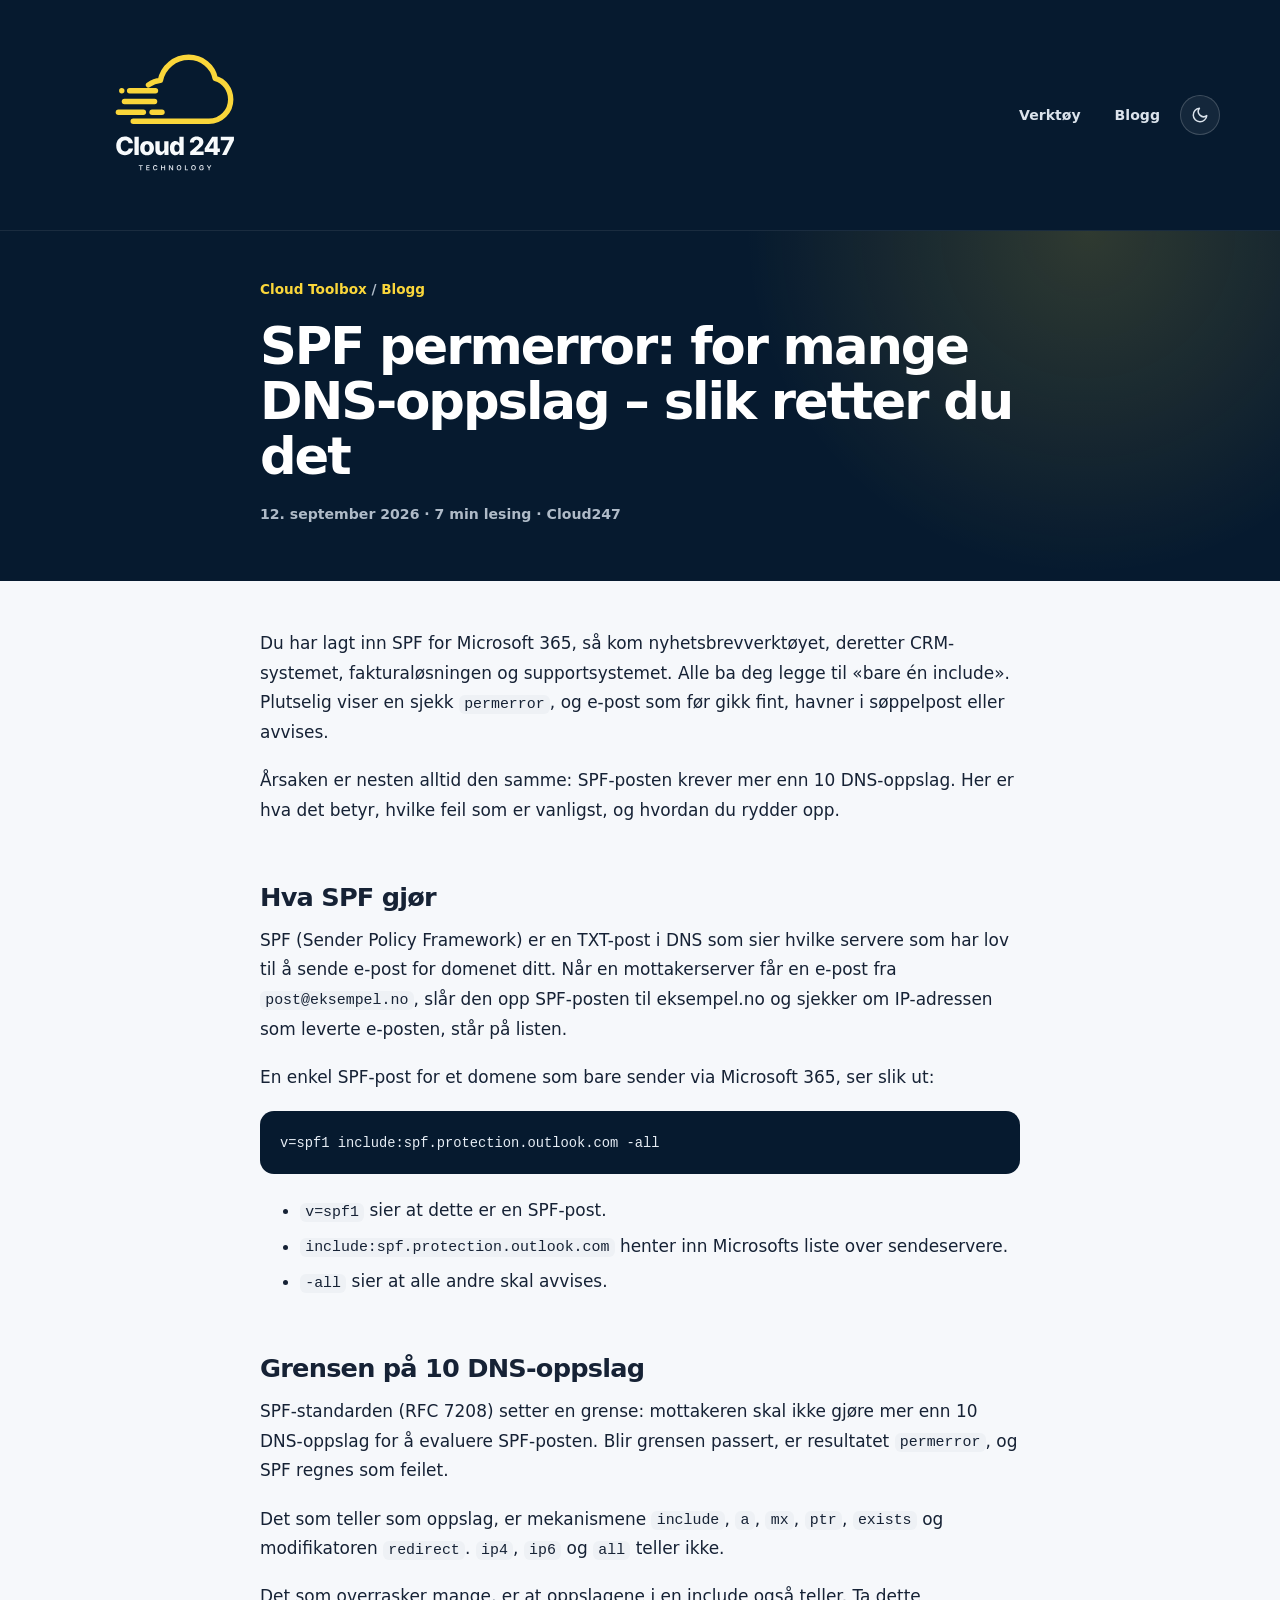
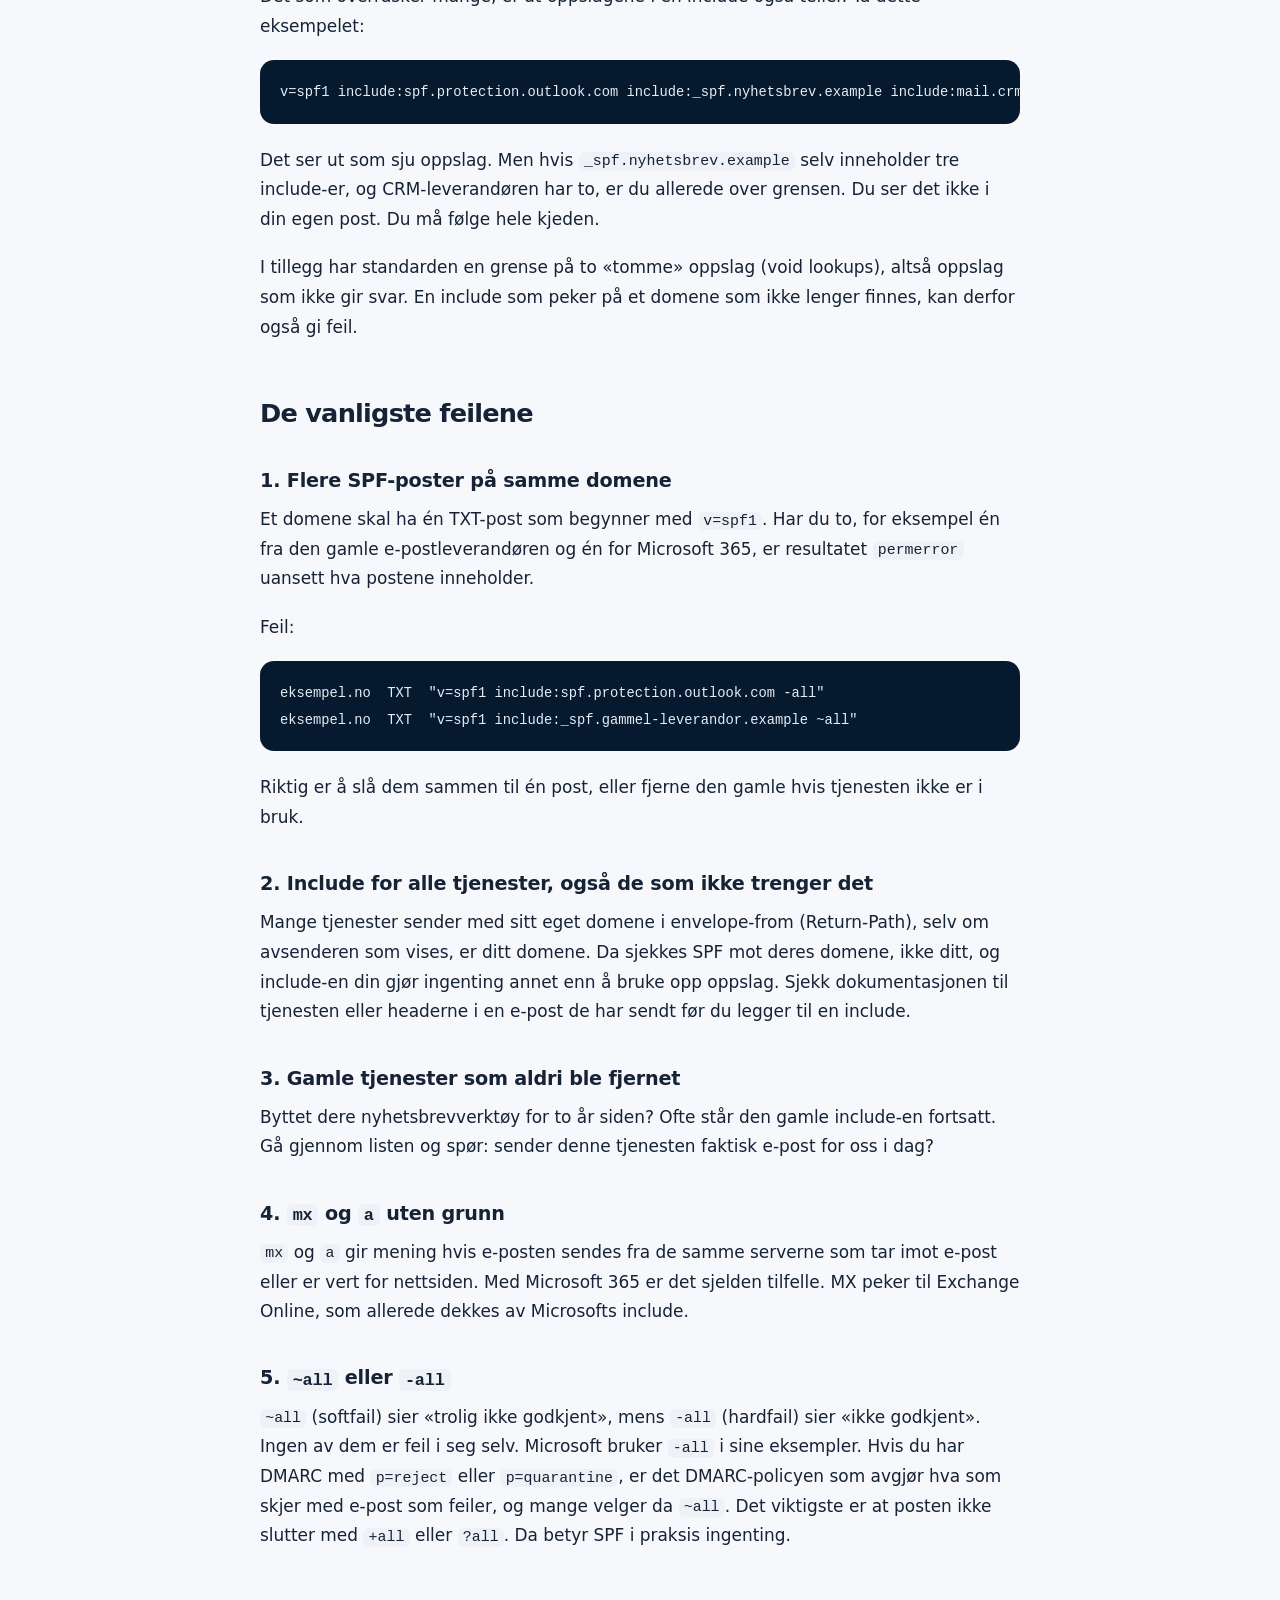
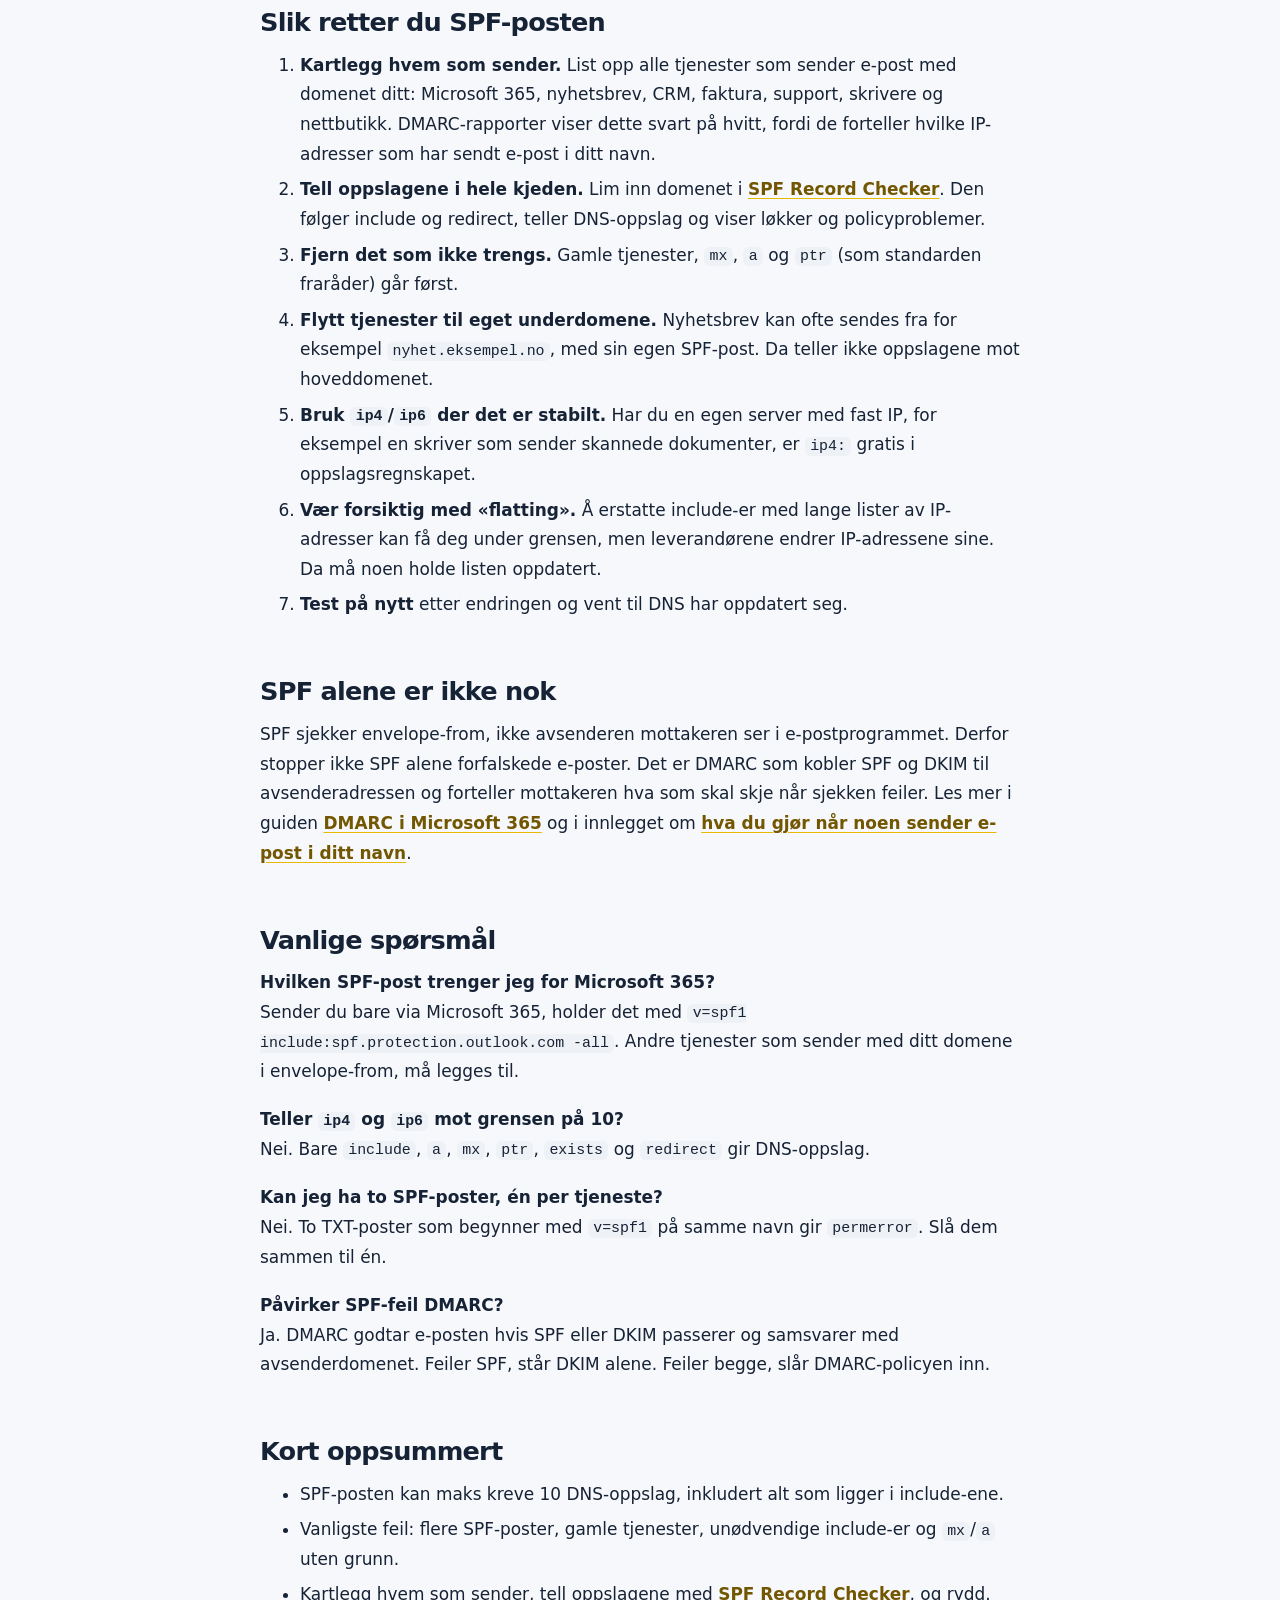
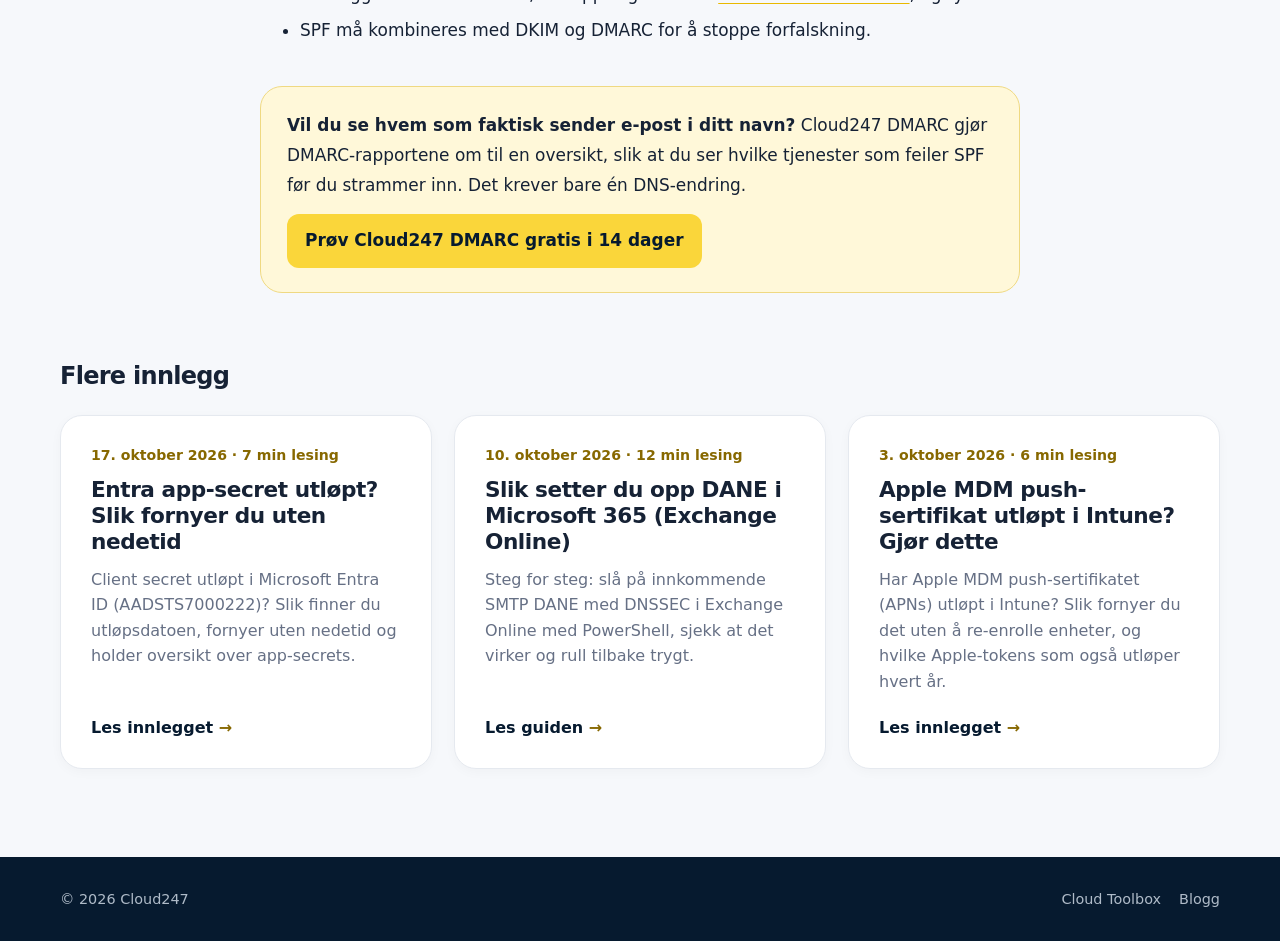
<file: blogg/spf-feiler-10-oppslag.html>
<!doctype html>
<html lang="nb">
<head>
  <meta charset="utf-8">
  <meta name="viewport" content="width=device-width, initial-scale=1">
  <title>SPF permerror: for mange DNS-oppslag – slik retter du det | Cloud247</title>
  <meta name="description" content="Får du SPF permerror? Slik fungerer grensen på 10 DNS-oppslag, de vanligste feilene i SPF-posten for Microsoft 365, og hvordan du retter dem.">
  <link rel="canonical" href="https://cloud247.no/blogg/spf-feiler-10-oppslag">
  <meta name="theme-color" content="#061A2F">
  <script>(function(){var t;try{t=localStorage.getItem('cloud247-theme')}catch(e){}if(t!=='dark'&&t!=='light'){t=window.matchMedia&&matchMedia('(prefers-color-scheme: dark)').matches?'dark':'light'}document.documentElement.dataset.theme=t})();</script>
  <meta property="og:title" content="SPF permerror: for mange DNS-oppslag – slik retter du det | Cloud247">
  <meta property="og:description" content="Får du SPF permerror? Slik fungerer grensen på 10 DNS-oppslag, de vanligste feilene i SPF-posten for Microsoft 365, og hvordan du retter dem.">
  <meta property="og:type" content="article">
  <meta property="og:url" content="https://cloud247.no/blogg/spf-feiler-10-oppslag">
  <meta property="og:site_name" content="Cloud247">
  <meta property="og:locale" content="nb_NO">
  <meta name="twitter:card" content="summary">
  <meta property="article:published_time" content="2026-09-12">
  <link rel="icon" href="/assets/cloud247-mark.svg" type="image/svg+xml">
  <link rel="apple-touch-icon" href="/assets/apple-touch-icon.png">
  <link rel="stylesheet" href="/styles.css?v=20261105-dark">
  <link rel="stylesheet" href="/blogg/blogg.css?v=20261105-dark">
  <script type="application/ld+json">
{
  "@context": "https://schema.org",
  "@graph": [
    {
      "@type": "BlogPosting",
      "headline": "SPF permerror: for mange DNS-oppslag – slik retter du det",
      "description": "Får du SPF permerror? Slik fungerer grensen på 10 DNS-oppslag, de vanligste feilene i SPF-posten for Microsoft 365, og hvordan du retter dem.",
      "datePublished": "2026-09-12",
      "dateModified": "2026-09-12",
      "inLanguage": "nb",
      "url": "https://cloud247.no/blogg/spf-feiler-10-oppslag",
      "mainEntityOfPage": "https://cloud247.no/blogg/spf-feiler-10-oppslag",
      "author": {
        "@type": "Organization",
        "@id": "https://cloud247.no/#organization",
        "name": "Cloud247",
        "url": "https://cloud247.no/",
        "logo": "https://cloud247.no/assets/cloud247-logo.svg"
      },
      "publisher": {
        "@type": "Organization",
        "@id": "https://cloud247.no/#organization",
        "name": "Cloud247",
        "url": "https://cloud247.no/",
        "logo": "https://cloud247.no/assets/cloud247-logo.svg"
      }
    },
    {
      "@type": "BreadcrumbList",
      "itemListElement": [
        {
          "@type": "ListItem",
          "position": 1,
          "name": "Cloud Toolbox",
          "item": "https://cloud247.no/"
        },
        {
          "@type": "ListItem",
          "position": 2,
          "name": "Blogg",
          "item": "https://cloud247.no/blogg/"
        },
        {
          "@type": "ListItem",
          "position": 3,
          "name": "SPF permerror: for mange DNS-oppslag – slik retter du det",
          "item": "https://cloud247.no/blogg/spf-feiler-10-oppslag"
        }
      ]
    }
  ]
}
  </script>
</head>
<body>
  <header class="site-header">
    <div class="shell header-inner">
      <a class="brand" href="/" aria-label="Cloud247">
        <img src="/assets/cloud247-logo.svg" alt="Cloud247 Technology">
      </a>
      <nav class="site-nav" aria-label="Hovedmeny">
        <a href="/">Verkt&oslash;y</a>
        <a href="/blogg/" aria-current="false">Blogg</a>
        <button class="theme-toggle" type="button" aria-label="Bytt til m&oslash;rk modus" aria-pressed="false">
          <svg class="icon-moon" width="18" height="18" viewBox="0 0 24 24" fill="none" stroke="currentColor" stroke-width="2" stroke-linecap="round" stroke-linejoin="round" aria-hidden="true" focusable="false"><path d="M21 12.8A9 9 0 1 1 11.2 3a7 7 0 0 0 9.8 9.8z"></path></svg>
          <svg class="icon-sun" width="18" height="18" viewBox="0 0 24 24" fill="none" stroke="currentColor" stroke-width="2" stroke-linecap="round" stroke-linejoin="round" aria-hidden="true" focusable="false"><circle cx="12" cy="12" r="4"></circle><path d="M12 2v2M12 20v2M4.9 4.9l1.4 1.4M17.7 17.7l1.4 1.4M2 12h2M20 12h2M4.9 19.1l1.4-1.4M17.7 6.3l1.4-1.4"></path></svg>
        </button>
      </nav>
    </div>
  </header>

  <main>
    <section class="blog-hero post-hero">
      <div class="shell post-shell">
        <nav class="breadcrumb" aria-label="Br&oslash;dsmuler"><a href="/">Cloud Toolbox</a> <span aria-hidden="true">/</span> <a href="/blogg/">Blogg</a></nav>
        <h1>SPF permerror: for mange DNS-oppslag – slik retter du det</h1>
        <p class="post-meta"><time datetime="2026-09-12">12. september 2026</time> &middot; 7 min lesing &middot; Cloud247</p>
      </div>
    </section>

    <article class="post-body">
      <div class="shell post-shell prose">
<p>Du har lagt inn SPF for Microsoft 365, så kom nyhetsbrevverktøyet, deretter CRM-systemet, fakturaløsningen og supportsystemet. Alle ba deg legge til «bare én include». Plutselig viser en sjekk <code>permerror</code>, og e-post som før gikk fint, havner i søppelpost eller avvises.</p>
<p>Årsaken er nesten alltid den samme: SPF-posten krever mer enn 10 DNS-oppslag. Her er hva det betyr, hvilke feil som er vanligst, og hvordan du rydder opp.</p>
<h2>Hva SPF gjør</h2>
<p>SPF (Sender Policy Framework) er en TXT-post i DNS som sier hvilke servere som har lov til å sende e-post for domenet ditt. Når en mottakerserver får en e-post fra <code>post@eksempel.no</code>, slår den opp SPF-posten til eksempel.no og sjekker om IP-adressen som leverte e-posten, står på listen.</p>
<p>En enkel SPF-post for et domene som bare sender via Microsoft 365, ser slik ut:</p>
<pre class="highlight"><code>v=spf1 include:spf.protection.outlook.com -all</code></pre>
<ul>
<li><code>v=spf1</code> sier at dette er en SPF-post.</li>
<li><code>include:spf.protection.outlook.com</code> henter inn Microsofts liste over sendeservere.</li>
<li><code>-all</code> sier at alle andre skal avvises.</li>
</ul>
<h2>Grensen på 10 DNS-oppslag</h2>
<p>SPF-standarden (RFC 7208) setter en grense: mottakeren skal ikke gjøre mer enn 10 DNS-oppslag for å evaluere SPF-posten. Blir grensen passert, er resultatet <code>permerror</code>, og SPF regnes som feilet.</p>
<p>Det som teller som oppslag, er mekanismene <code>include</code>, <code>a</code>, <code>mx</code>, <code>ptr</code>, <code>exists</code> og modifikatoren <code>redirect</code>. <code>ip4</code>, <code>ip6</code> og <code>all</code> teller ikke.</p>
<p>Det som overrasker mange, er at oppslagene i en include også teller. Ta dette eksempelet:</p>
<pre class="highlight"><code>v=spf1 include:spf.protection.outlook.com include:_spf.nyhetsbrev.example include:mail.crm.example include:spf.faktura.example include:_spf.support.example mx a -all</code></pre>
<p>Det ser ut som sju oppslag. Men hvis <code>_spf.nyhetsbrev.example</code> selv inneholder tre include-er, og CRM-leverandøren har to, er du allerede over grensen. Du ser det ikke i din egen post. Du må følge hele kjeden.</p>
<p>I tillegg har standarden en grense på to «tomme» oppslag (void lookups), altså oppslag som ikke gir svar. En include som peker på et domene som ikke lenger finnes, kan derfor også gi feil.</p>
<h2>De vanligste feilene</h2>
<h3>1. Flere SPF-poster på samme domene</h3>
<p>Et domene skal ha én TXT-post som begynner med <code>v=spf1</code>. Har du to, for eksempel én fra den gamle e-postleverandøren og én for Microsoft 365, er resultatet <code>permerror</code> uansett hva postene inneholder.</p>
<p>Feil:</p>
<pre class="highlight"><code>eksempel.no  TXT  "v=spf1 include:spf.protection.outlook.com -all"
eksempel.no  TXT  "v=spf1 include:_spf.gammel-leverandor.example ~all"</code></pre>
<p>Riktig er å slå dem sammen til én post, eller fjerne den gamle hvis tjenesten ikke er i bruk.</p>
<h3>2. Include for alle tjenester, også de som ikke trenger det</h3>
<p>Mange tjenester sender med sitt eget domene i envelope-from (Return-Path), selv om avsenderen som vises, er ditt domene. Da sjekkes SPF mot deres domene, ikke ditt, og include-en din gjør ingenting annet enn å bruke opp oppslag. Sjekk dokumentasjonen til tjenesten eller headerne i en e-post de har sendt før du legger til en include.</p>
<h3>3. Gamle tjenester som aldri ble fjernet</h3>
<p>Byttet dere nyhetsbrevverktøy for to år siden? Ofte står den gamle include-en fortsatt. Gå gjennom listen og spør: sender denne tjenesten faktisk e-post for oss i dag?</p>
<h3>4. <code>mx</code> og <code>a</code> uten grunn</h3>
<p><code>mx</code> og <code>a</code> gir mening hvis e-posten sendes fra de samme serverne som tar imot e-post eller er vert for nettsiden. Med Microsoft 365 er det sjelden tilfelle. MX peker til Exchange Online, som allerede dekkes av Microsofts include.</p>
<h3>5. <code>~all</code> eller <code>-all</code></h3>
<p><code>~all</code> (softfail) sier «trolig ikke godkjent», mens <code>-all</code> (hardfail) sier «ikke godkjent». Ingen av dem er feil i seg selv. Microsoft bruker <code>-all</code> i sine eksempler. Hvis du har DMARC med <code>p=reject</code> eller <code>p=quarantine</code>, er det DMARC-policyen som avgjør hva som skjer med e-post som feiler, og mange velger da <code>~all</code>. Det viktigste er at posten ikke slutter med <code>+all</code> eller <code>?all</code>. Da betyr SPF i praksis ingenting.</p>
<h2>Slik retter du SPF-posten</h2>
<ol>
<li><strong>Kartlegg hvem som sender.</strong> List opp alle tjenester som sender e-post med domenet ditt: Microsoft 365, nyhetsbrev, CRM, faktura, support, skrivere og nettbutikk. DMARC-rapporter viser dette svart på hvitt, fordi de forteller hvilke IP-adresser som har sendt e-post i ditt navn.</li>
<li><strong>Tell oppslagene i hele kjeden.</strong> Lim inn domenet i <a href="https://spf.cloud247.no/?utm_source=blogg&amp;utm_medium=blog&amp;utm_campaign=uke43-blogg&amp;utm_content=spf-verktoy-tell">SPF Record Checker</a>. Den følger include og redirect, teller DNS-oppslag og viser løkker og policyproblemer.</li>
<li><strong>Fjern det som ikke trengs.</strong> Gamle tjenester, <code>mx</code>, <code>a</code> og <code>ptr</code> (som standarden fraråder) går først.</li>
<li><strong>Flytt tjenester til eget underdomene.</strong> Nyhetsbrev kan ofte sendes fra for eksempel <code>nyhet.eksempel.no</code>, med sin egen SPF-post. Da teller ikke oppslagene mot hoveddomenet.</li>
<li><strong>Bruk <code>ip4</code>/<code>ip6</code> der det er stabilt.</strong> Har du en egen server med fast IP, for eksempel en skriver som sender skannede dokumenter, er <code>ip4:</code> gratis i oppslagsregnskapet.</li>
<li><strong>Vær forsiktig med «flatting».</strong> Å erstatte include-er med lange lister av IP-adresser kan få deg under grensen, men leverandørene endrer IP-adressene sine. Da må noen holde listen oppdatert.</li>
<li><strong>Test på nytt</strong> etter endringen og vent til DNS har oppdatert seg.</li>
</ol>
<h2>SPF alene er ikke nok</h2>
<p>SPF sjekker envelope-from, ikke avsenderen mottakeren ser i e-postprogrammet. Derfor stopper ikke SPF alene forfalskede e-poster. Det er DMARC som kobler SPF og DKIM til avsenderadressen og forteller mottakeren hva som skal skje når sjekken feiler. Les mer i guiden <a href="https://dmarc.cloud247.no/guider/dmarc-i-microsoft-365">DMARC i Microsoft 365</a> og i innlegget om <a href="/blogg/noen-sender-e-post-i-ditt-navn">hva du gjør når noen sender e-post i ditt navn</a>.</p>
<h2>Vanlige spørsmål</h2>
<p><strong>Hvilken SPF-post trenger jeg for Microsoft 365?</strong><br>
Sender du bare via Microsoft 365, holder det med <code>v=spf1 include:spf.protection.outlook.com -all</code>. Andre tjenester som sender med ditt domene i envelope-from, må legges til.</p>
<p><strong>Teller <code>ip4</code> og <code>ip6</code> mot grensen på 10?</strong><br>
Nei. Bare <code>include</code>, <code>a</code>, <code>mx</code>, <code>ptr</code>, <code>exists</code> og <code>redirect</code> gir DNS-oppslag.</p>
<p><strong>Kan jeg ha to SPF-poster, én per tjeneste?</strong><br>
Nei. To TXT-poster som begynner med <code>v=spf1</code> på samme navn gir <code>permerror</code>. Slå dem sammen til én.</p>
<p><strong>Påvirker SPF-feil DMARC?</strong><br>
Ja. DMARC godtar e-posten hvis SPF eller DKIM passerer og samsvarer med avsenderdomenet. Feiler SPF, står DKIM alene. Feiler begge, slår DMARC-policyen inn.</p>
<h2>Kort oppsummert</h2>
<ul>
<li>SPF-posten kan maks kreve 10 DNS-oppslag, inkludert alt som ligger i include-ene.</li>
<li>Vanligste feil: flere SPF-poster, gamle tjenester, unødvendige include-er og <code>mx</code>/<code>a</code> uten grunn.</li>
<li>Kartlegg hvem som sender, tell oppslagene med <a href="https://spf.cloud247.no/?utm_source=blogg&amp;utm_medium=blog&amp;utm_campaign=uke43-blogg&amp;utm_content=spf-verktoy-oppsummering">SPF Record Checker</a>, og rydd.</li>
<li>SPF må kombineres med DKIM og DMARC for å stoppe forfalskning.</li>
</ul>
<aside class="post-cta"><p><strong>Vil du se hvem som faktisk sender e-post i ditt navn?</strong> Cloud247 DMARC gjør DMARC-rapportene om til en oversikt, slik at du ser hvilke tjenester som feiler SPF før du strammer inn. Det krever bare én DNS-endring. <a href="https://dmarc.cloud247.no/?utm_source=blogg&amp;utm_medium=blog&amp;utm_campaign=uke43-blogg&amp;utm_content=spf-cta-bunn">Prøv Cloud247 DMARC gratis i 14 dager</a></p></aside>

      </div>
    </article>

    <section class="related" aria-labelledby="related-title">
      <div class="shell">
        <h2 id="related-title">Flere innlegg</h2>
        <div class="post-grid">
        <article class="post-card">
          <p class="post-meta"><time datetime="2026-10-17">17. oktober 2026</time> &middot; 7 min lesing</p>
          <h3><a href="/blogg/entra-app-secret-utlopt">Entra app-secret utløpt? Slik fornyer du uten nedetid</a></h3>
          <p>Client secret utløpt i Microsoft Entra ID (AADSTS7000222)? Slik finner du utløpsdatoen, fornyer uten nedetid og holder oversikt over app-secrets.</p>
          <a class="post-card-link" href="/blogg/entra-app-secret-utlopt" aria-hidden="true" tabindex="-1">Les innlegget <span>&rarr;</span></a>
        </article>
        <article class="post-card">
          <p class="post-meta"><time datetime="2026-10-10">10. oktober 2026</time> &middot; 12 min lesing</p>
          <h3><a href="https://dmarc.cloud247.no/guider/dane-i-microsoft-365/">Slik setter du opp DANE i Microsoft 365 (Exchange Online)</a></h3>
          <p>Steg for steg: slå på innkommende SMTP DANE med DNSSEC i Exchange Online med PowerShell, sjekk at det virker og rull tilbake trygt.</p>
          <a class="post-card-link" href="https://dmarc.cloud247.no/guider/dane-i-microsoft-365/" aria-hidden="true" tabindex="-1">Les guiden <span>&rarr;</span></a>
        </article>
        <article class="post-card">
          <p class="post-meta"><time datetime="2026-10-03">3. oktober 2026</time> &middot; 6 min lesing</p>
          <h3><a href="/blogg/apple-push-sertifikat-utlopt">Apple MDM push-sertifikat utløpt i Intune? Gjør dette</a></h3>
          <p>Har Apple MDM push-sertifikatet (APNs) utløpt i Intune? Slik fornyer du det uten å re-enrolle enheter, og hvilke Apple-tokens som også utløper hvert år.</p>
          <a class="post-card-link" href="/blogg/apple-push-sertifikat-utlopt" aria-hidden="true" tabindex="-1">Les innlegget <span>&rarr;</span></a>
        </article>
        </div>
      </div>
    </section>
  </main>

  <footer class="site-footer">
    <div class="shell footer-inner">
      <span>&copy; <span id="year"></span> Cloud247</span>
      <span class="footer-links"><a href="/">Cloud Toolbox</a><a href="/blogg/">Blogg</a></span>
    </div>
  </footer>
  <script>document.getElementById('year').textContent = new Date().getFullYear();</script>
  <script src="/theme.js?v=20261105-dark"></script>
</body>
</html>
</file>
<file: styles.css>
:root {
  --navy: #061a2f;
  --navy-light: #0b2b4c;
  --yellow: #fad63a;
  --yellow-deep: #e9b900;
  --yellow-soft: #fff8d9;
  --ink: #162235;
  --muted: #667085;
  --line: #e5e9ef;
  --surface: #ffffff;
  --page: #f6f8fb;
  --radius: 22px;
  --shadow: 0 20px 55px rgba(6, 26, 47, .10);
}

* { box-sizing: border-box; }
html { scroll-behavior: smooth; }

body {
  margin: 0;
  color: var(--ink);
  background: var(--page);
  font-family: Inter, ui-sans-serif, system-ui, -apple-system, BlinkMacSystemFont, "Segoe UI", sans-serif;
  line-height: 1.6;
}

a { color: inherit; }

.shell {
  width: min(1160px, calc(100% - 40px));
  margin-inline: auto;
}

.site-header {
  background: var(--navy);
  border-bottom: 1px solid rgba(255,255,255,.08);
}

.header-inner {
  min-height: 88px;
  display: flex;
  align-items: center;
  justify-content: space-between;
  gap: 24px;
}

.brand {
  display: inline-flex;
  width: 230px;
  text-decoration: none;
}

.brand img {
  display: block;
  width: 100%;
  height: auto;
}

.header-actions {
  display: flex;
  align-items: center;
  gap: 14px;
}

.header-badge {
  padding: 7px 12px;
  border: 1px solid rgba(250,214,58,.28);
  border-radius: 999px;
  color: var(--yellow);
  background: rgba(250,214,58,.08);
  font-size: .78rem;
  font-weight: 800;
  letter-spacing: .06em;
}

.language-switcher {
  display: inline-flex;
  align-items: center;
  padding: 3px;
  border: 1px solid rgba(255,255,255,.18);
  border-radius: 999px;
  background: rgba(255,255,255,.06);
}

.language-button {
  min-height: 34px;
  padding: 0 12px;
  border: 0;
  border-radius: 999px;
  color: #cbd5df;
  background: transparent;
  font: inherit;
  font-size: .78rem;
  font-weight: 850;
  cursor: pointer;
  transition: background .18s ease, color .18s ease;
}

.language-button:hover,
.language-button:focus-visible {
  color: #fff;
}

.language-button.is-active {
  color: var(--navy);
  background: var(--yellow);
}

.hub-hero {
  padding: 72px 0 94px;
  background:
    radial-gradient(circle at 85% 0%, rgba(250,214,58,.17), transparent 27%),
    var(--navy);
}

/* Navy band ends a fixed distance into the card grid, whatever the intro height */
.hub-hero {
  position: relative;
  z-index: 0;
  overflow: hidden;
}

.tool-grid { position: relative; }

.tool-grid::before {
  content: "";
  position: absolute;
  z-index: -1;
  top: 44px;
  bottom: -100px;
  left: calc(50% - 50vw);
  right: calc(50% - 50vw);
  background: var(--page);
}

.hub-intro {
  max-width: 750px;
  color: #fff;
  margin-bottom: 42px;
}

.eyebrow {
  margin: 0 0 10px;
  color: var(--yellow-deep);
  font-size: .75rem;
  font-weight: 900;
  letter-spacing: .14em;
}

.hub-intro .eyebrow { color: var(--yellow-deep); }

.hub-intro h1 {
  margin: 0;
  font-size: clamp(3rem, 8vw, 5.4rem);
  line-height: .95;
  letter-spacing: -.055em;
}

.lead {
  max-width: 680px;
  margin: 24px 0 0;
  color: #c7d2de;
  font-size: clamp(1.05rem, 2vw, 1.22rem);
}

.tool-grid {
  display: grid;
  grid-template-columns: repeat(2, minmax(0, 1fr));
  gap: 22px;
}

.tool-card {
  padding: 30px;
  min-height: 410px;
  display: flex;
  flex-direction: column;
  background: var(--surface);
  border: 1px solid var(--line);
  border-radius: var(--radius);
  box-shadow: 0 3px 12px rgba(6,26,47,.03);
  transition: transform .2s ease, box-shadow .2s ease, border-color .2s ease;
}

.tool-card:hover {
  transform: translateY(-4px);
  box-shadow: var(--shadow);
  border-color: #d7dde5;
}

.tool-top {
  display: flex;
  align-items: center;
  justify-content: space-between;
  gap: 18px;
  margin-bottom: 22px;
}

.tool-icon {
  width: 54px;
  height: 54px;
  display: grid;
  place-items: center;
  flex: 0 0 auto;
  border-radius: 16px;
  background: var(--yellow-soft);
  color: #725600;
  font-size: 1.6rem;
  font-weight: 900;
}

.tool-type {
  color: #876800;
  font-size: .72rem;
  font-weight: 900;
  letter-spacing: .09em;
  text-align: right;
}

.tool-card h2 {
  margin: 0;
  font-size: 1.55rem;
  line-height: 1.15;
  letter-spacing: -.03em;
}

.tool-card p {
  margin: 15px 0 20px;
  color: var(--muted);
}

.tags {
  display: flex;
  flex-wrap: wrap;
  gap: 7px;
  margin-bottom: 28px;
}

.tags span {
  padding: 6px 10px;
  border-radius: 999px;
  color: #5f6878;
  background: #f1f3f6;
  font-size: .77rem;
  font-weight: 750;
}

.tool-link {
  margin-top: auto;
  min-height: 52px;
  padding: 0 17px;
  display: flex;
  align-items: center;
  justify-content: space-between;
  gap: 18px;
  border-radius: 13px;
  background: var(--navy);
  color: #fff;
  font-weight: 850;
  text-decoration: none;
  transition: background .2s ease, color .2s ease;
}

.tool-link:hover,
.tool-link:focus-visible {
  background: var(--yellow);
  color: var(--navy);
}

.site-footer {
  background: var(--navy);
  color: #afbbc8;
}

.footer-inner {
  min-height: 84px;
  display: flex;
  align-items: center;
  justify-content: space-between;
  gap: 20px;
  font-size: .9rem;
}

.footer-inner a { text-decoration: none; }
.footer-inner a:hover { color: var(--yellow); }

@media (max-width: 820px) {
  .hub-hero {
    background:
      radial-gradient(circle at 90% 0%, rgba(250,214,58,.16), transparent 26%),
    var(--navy);
  }

  .tool-grid { grid-template-columns: 1fr; }
  .tool-card { min-height: auto; }
}

@media (max-width: 600px) {
  .shell { width: min(100% - 28px, 1160px); }
  .header-inner {
    min-height: 76px;
    padding: 14px 0;
    flex-direction: column;
    justify-content: center;
    gap: 10px;
  }
  .brand { width: 185px; margin-inline: auto; }
  .header-actions { justify-content: center; }
  .header-badge { display: none; }
  .language-button { min-height: 32px; padding: 0 11px; }

  .hub-hero {
    padding: 54px 0 70px;
    background:
      radial-gradient(circle at 95% 0%, rgba(250,214,58,.15), transparent 24%),
    var(--navy);
  }

  .hub-intro { margin-bottom: 34px; }
  .hub-intro h1 { font-size: clamp(3rem, 16vw, 4.3rem); }

  .tool-card { padding: 24px; }
  .tool-top { align-items: flex-start; }
  .tool-type { padding-top: 4px; }

  .footer-inner {
    min-height: 92px;
    flex-direction: column;
    justify-content: center;
    gap: 2px;
  }
}

/* Free / Premium labels */
.tool-meta {
  display: flex;
  flex-direction: column;
  align-items: flex-end;
  gap: 6px;
  min-width: 0;
}

.access-badge {
  display: inline-flex;
  align-items: center;
  min-height: 24px;
  padding: 3px 9px;
  border-radius: 999px;
  font-size: .66rem;
  font-weight: 900;
  letter-spacing: .075em;
  line-height: 1;
  white-space: nowrap;
}

.access-free {
  color: #3f6b5c;
  background: #edf8f3;
  border: 1px solid #d5eee4;
}

.access-premium {
  color: var(--yellow);
  background: var(--navy);
  border: 1px solid var(--navy);
}


@media (max-width: 600px) {
  .tool-meta { gap: 5px; }
  .access-badge { font-size: .62rem; }
}

/* Category filters */
.tool-filters {
  display: flex;
  flex-wrap: wrap;
  gap: 8px;
  margin-bottom: 26px;
}

.filter-chip {
  min-height: 38px;
  padding: 0 16px;
  display: inline-flex;
  align-items: center;
  gap: 6px;
  border: 1px solid rgba(255,255,255,.16);
  border-radius: 999px;
  color: #dbe3ec;
  background: var(--navy-light);
  font: inherit;
  font-size: .84rem;
  font-weight: 800;
  cursor: pointer;
  transition: background .18s ease, color .18s ease, border-color .18s ease;
}

.filter-chip:hover,
.filter-chip:focus-visible {
  color: #fff;
  border-color: rgba(250,214,58,.55);
}

.filter-chip.is-active {
  color: var(--navy);
  background: var(--yellow);
  border-color: var(--yellow);
}

.filter-chip[hidden],
.tool-card[hidden] { display: none; }

.visually-hidden {
  position: absolute;
  width: 1px;
  height: 1px;
  margin: -1px;
  padding: 0;
  overflow: hidden;
  clip: rect(0 0 0 0);
  white-space: nowrap;
  border: 0;
}

/* Favorites */
.tool-title-row {
  display: flex;
  align-items: flex-start;
  justify-content: space-between;
  gap: 14px;
}

.favorite-button {
  width: 38px;
  height: 38px;
  flex: 0 0 auto;
  display: grid;
  place-items: center;
  padding: 0;
  border: 1px solid var(--line);
  border-radius: 12px;
  color: #98a2b3;
  background: #fff;
  cursor: pointer;
  transition: background .18s ease, color .18s ease, border-color .18s ease;
}

.favorite-button:hover,
.favorite-button:focus-visible {
  color: #876800;
  border-color: #efd982;
  background: var(--yellow-soft);
}

.favorite-button[aria-pressed="true"] {
  color: #876800;
  border-color: #efd982;
  background: var(--yellow-soft);
}

.favorite-button[aria-pressed="true"] svg { fill: var(--yellow); }

.tool-card.is-favorite {
  border-color: #efd982;
  box-shadow: 0 0 0 1px #efd982, 0 3px 12px rgba(6,26,47,.03);
}

@media (max-width: 600px) {
  .tool-filters {
    flex-wrap: nowrap;
    overflow-x: auto;
    margin-inline: -14px;
    padding: 0 14px 4px;
    scrollbar-width: none;
  }
  .tool-filters::-webkit-scrollbar { display: none; }
  .filter-chip { flex: 0 0 auto; }
}

/* Contact card: same size as the tools, but highlighted */
.contact-card {
  border-color: #efd982;
  background: linear-gradient(180deg, var(--yellow-soft), var(--surface) 60%);
  box-shadow: 0 0 0 1px #efd982, 0 3px 12px rgba(6,26,47,.03);
}

.contact-card:hover { border-color: var(--yellow-deep); }
.contact-card .tool-icon { color: var(--navy); background: var(--yellow); }
.contact-card .tags span { background: #fff; border: 1px solid #efd982; }
.contact-card .tool-link { color: var(--navy); background: var(--yellow); }

.contact-card .tool-link:hover,
.contact-card .tool-link:focus-visible { color: #fff; background: var(--navy); }

/* Premium: registration required */
.access-note {
  margin: auto 0 12px;
  display: flex;
  align-items: center;
  gap: 7px;
  color: #876800;
  font-size: .8rem;
  font-weight: 800;
}

.access-note svg { flex: 0 0 auto; }
.access-note + .tool-link { margin-top: 0; }

/* Contact card alone on the last row: full width, button on the right */
.contact-card.is-wide {
  grid-column: 1 / -1;
  min-height: auto;
}

@media (min-width: 821px) {
  .contact-card.is-wide {
    display: grid;
    grid-template-columns: minmax(0, 1fr) auto;
    column-gap: 48px;
  }
  .contact-card.is-wide > * { grid-column: 1; }
  .contact-card.is-wide .tool-top { justify-content: flex-start; gap: 18px; }
  .contact-card.is-wide .tool-type { text-align: left; }
  .contact-card.is-wide p { max-width: 640px; }
  .contact-card.is-wide .tags { margin-bottom: 0; }
  .contact-card.is-wide .tool-link {
    grid-column: 2;
    grid-row: 1 / span 4;
    align-self: center;
    min-width: 280px;
    margin: 0;
  }
}

/* Navigation links (blog link on the front page, menu on the blog pages) */
.site-nav {
  display: flex;
  align-items: center;
  gap: 6px;
}

.site-nav a,
.nav-link {
  padding: 8px 14px;
  border-radius: 999px;
  color: #dbe3ec;
  font-size: .88rem;
  font-weight: 800;
  text-decoration: none;
  transition: background .18s ease, color .18s ease;
}

.site-nav a:hover,
.site-nav a:focus-visible,
.nav-link:hover,
.nav-link:focus-visible { color: #fff; background: rgba(255,255,255,.08); }

.site-nav a[aria-current="page"] { color: var(--navy); background: var(--yellow); }

.footer-links { display: inline-flex; gap: 18px; }

@media (max-width: 600px) {
  .site-nav { justify-content: center; }
}

/* Tool count in each filter chip */
.chip-count {
  min-width: 22px;
  padding: 1px 7px;
  border-radius: 999px;
  background: rgba(255,255,255,.12);
  font-size: .72rem;
  font-weight: 850;
  line-height: 1.5;
  text-align: center;
}

.filter-chip.is-active .chip-count { background: rgba(6,26,47,.14); }

/* Theme toggle (sun/moon) */
.theme-toggle {
  width: 40px;
  height: 40px;
  flex: 0 0 auto;
  display: inline-grid;
  place-items: center;
  padding: 0;
  border: 1px solid rgba(255,255,255,.18);
  border-radius: 999px;
  color: #dbe3ec;
  background: rgba(255,255,255,.06);
  cursor: pointer;
  transition: color .18s ease, border-color .18s ease;
}

.theme-toggle:hover,
.theme-toggle:focus-visible { color: var(--yellow); border-color: rgba(250,214,58,.55); }

.theme-toggle .icon-sun,
:root[data-theme="dark"] .theme-toggle .icon-moon { display: none; }
:root[data-theme="dark"] .theme-toggle .icon-sun { display: block; }

/* Dark mode: the navy header, hero and footer stay; the light parts turn dark */
:root[data-theme="dark"] {
  color-scheme: dark;
  --page: #0a1726;
  --surface: #10233a;
  --ink: #e6edf5;
  --muted: #a3b2c4;
  --line: #1f3753;
  --yellow-soft: rgba(250,214,58,.10);
  --shadow: 0 20px 55px rgba(0,0,0,.35);
}

:root[data-theme="dark"] .tool-card { box-shadow: none; }
:root[data-theme="dark"] .tool-card:hover { border-color: #2c4a6d; }
:root[data-theme="dark"] .tool-icon { color: var(--yellow); }
:root[data-theme="dark"] .tool-type { color: var(--yellow-deep); }
:root[data-theme="dark"] .tags span { color: #c4d0dc; background: #18304b; }

:root[data-theme="dark"] .tool-link { background: #1d3d63; }
:root[data-theme="dark"] .tool-link:hover,
:root[data-theme="dark"] .tool-link:focus-visible { color: var(--navy); background: var(--yellow); }

:root[data-theme="dark"] .access-free {
  color: #8fd3b6;
  background: rgba(63,160,120,.14);
  border-color: rgba(143,211,182,.25);
}

:root[data-theme="dark"] .access-premium { border-color: rgba(250,214,58,.45); }
:root[data-theme="dark"] .access-note { color: var(--yellow); }

:root[data-theme="dark"] .favorite-button {
  color: #8a9bb0;
  background: var(--surface);
  border-color: var(--line);
}

:root[data-theme="dark"] .favorite-button:hover,
:root[data-theme="dark"] .favorite-button:focus-visible,
:root[data-theme="dark"] .favorite-button[aria-pressed="true"] {
  color: var(--yellow);
  background: rgba(250,214,58,.12);
  border-color: rgba(250,214,58,.4);
}

:root[data-theme="dark"] .tool-card.is-favorite,
:root[data-theme="dark"] .contact-card {
  border-color: rgba(250,214,58,.45);
  box-shadow: 0 0 0 1px rgba(250,214,58,.45);
}

:root[data-theme="dark"] .contact-card { background: linear-gradient(180deg, rgba(250,214,58,.10), var(--surface) 60%); }
:root[data-theme="dark"] .contact-card .tags span { color: #c4d0dc; background: var(--surface); border-color: rgba(250,214,58,.35); }
:root[data-theme="dark"] .contact-card .tool-icon { color: var(--navy); }
:root[data-theme="dark"] .contact-card .tool-link { color: var(--navy); background: var(--yellow); }
:root[data-theme="dark"] .contact-card .tool-link:hover,
:root[data-theme="dark"] .contact-card .tool-link:focus-visible { color: var(--navy); background: #fff; }
</file>
<file: blogg/blogg.css>
/* Blog pages: shares tokens, header and footer with /styles.css */

.blog-hero {
  padding: 64px 0 72px;
  color: #fff;
  background:
    radial-gradient(circle at 85% 0%, rgba(250,214,58,.17), transparent 30%),
    var(--navy);
}

.blog-hero h1 {
  margin: 0;
  font-size: clamp(2.6rem, 7vw, 4.4rem);
  line-height: 1;
  letter-spacing: -.05em;
}

.blog-hero .lead { max-width: 640px; }

.post-hero { padding: 48px 0 56px; }

.post-hero h1 {
  font-size: clamp(2rem, 5vw, 3.2rem);
  line-height: 1.08;
  letter-spacing: -.04em;
}

.post-shell { max-width: 760px; }

.breadcrumb {
  margin-bottom: 18px;
  color: #afbbc8;
  font-size: .85rem;
  font-weight: 700;
}

.breadcrumb a { color: var(--yellow); text-decoration: none; }
.breadcrumb a:hover { text-decoration: underline; }

.post-meta {
  margin: 18px 0 0;
  color: #afbbc8;
  font-size: .88rem;
  font-weight: 700;
}

/* Post list */
.blog-list { padding: 48px 0 88px; }

.post-grid {
  display: grid;
  grid-template-columns: repeat(2, minmax(0, 1fr));
  gap: 22px;
}

.post-card {
  padding: 28px 30px;
  display: flex;
  flex-direction: column;
  background: var(--surface);
  border: 1px solid var(--line);
  border-radius: var(--radius);
  box-shadow: 0 3px 12px rgba(6,26,47,.03);
  transition: transform .2s ease, box-shadow .2s ease;
}

.post-card:hover { transform: translateY(-3px); box-shadow: var(--shadow); }

.post-card.is-featured { grid-column: 1 / -1; }
.post-card.is-featured h2 { font-size: 1.7rem; }
.post-card.is-featured p:not(.post-meta) { max-width: 760px; }

.post-card .post-meta { margin: 0 0 10px; color: #876800; }

.post-card h2,
.post-card h3 {
  margin: 0;
  font-size: 1.35rem;
  line-height: 1.2;
  letter-spacing: -.02em;
}

.post-card h2 a,
.post-card h3 a { text-decoration: none; }
.post-card h2 a:hover,
.post-card h3 a:hover { text-decoration: underline; }

.post-card p:not(.post-meta) { margin: 12px 0 20px; color: var(--muted); }

.post-card-link {
  margin-top: auto;
  color: var(--navy);
  font-weight: 850;
  text-decoration: none;
}

.post-card-link span { color: #876800; }

/* Article body */
.post-body { padding: 48px 0 24px; }

.prose {
  color: var(--ink);
  font-size: 1.06rem;
  line-height: 1.75;
}

.prose > :first-child { margin-top: 0; }

.prose h2 {
  margin: 2.2em 0 .5em;
  font-size: 1.6rem;
  line-height: 1.2;
  letter-spacing: -.03em;
}

.prose h3 {
  margin: 1.8em 0 .4em;
  font-size: 1.2rem;
  letter-spacing: -.01em;
}

.prose p,
.prose ul,
.prose ol { margin: 0 0 1.1em; }

.prose li { margin-bottom: .35em; }

.prose a {
  color: #725600;
  font-weight: 700;
  text-decoration: underline;
  text-decoration-color: #e9b900;
  text-underline-offset: 3px;
}

.prose a:hover { color: var(--navy); }

.prose code {
  padding: .1em .35em;
  border-radius: 6px;
  background: #eef1f5;
  font-family: ui-monospace, SFMono-Regular, Menlo, Consolas, monospace;
  font-size: .88em;
  overflow-wrap: anywhere;
}

.prose pre {
  margin: 0 0 1.3em;
  padding: 18px 20px;
  overflow-x: auto;
  border-radius: 14px;
  color: #e6edf5;
  background: var(--navy);
  line-height: 1.6;
}

.prose pre code {
  padding: 0;
  color: inherit;
  background: none;
  font-size: .86rem;
  overflow-wrap: normal;
  white-space: pre;
}

.table-wrap {
  margin: 0 0 1.3em;
  overflow-x: auto;
  border: 1px solid var(--line);
  border-radius: 14px;
  background: var(--surface);
}

.prose table {
  width: 100%;
  border-collapse: collapse;
  font-size: .95rem;
}

.prose th,
.prose td {
  padding: 12px 16px;
  border-bottom: 1px solid var(--line);
  text-align: left;
  vertical-align: top;
}

.prose th { background: #f1f3f6; font-weight: 800; }
.prose tr:last-child td { border-bottom: 0; }

.post-cta {
  margin: 2.4em 0 0;
  padding: 24px 26px;
  border: 1px solid #efd982;
  border-radius: var(--radius);
  background: var(--yellow-soft);
}

.post-cta p { margin: 0; }
.post-cta p + p { margin-top: .8em; }
.post-cta h2 { margin: 0 0 .4em; font-size: 1.35rem; }

.post-cta a {
  display: table;
  margin-top: 14px;
  padding: 12px 18px;
  border-radius: 12px;
  color: var(--navy);
  background: var(--yellow);
  font-weight: 850;
  text-decoration: none;
}

.post-cta a:hover { color: #fff; background: var(--navy); }

/* Related posts */
.related { padding: 40px 0 88px; }

.related h2 {
  margin: 0 0 20px;
  font-size: 1.5rem;
  letter-spacing: -.03em;
}

.related .post-grid { grid-template-columns: repeat(3, minmax(0, 1fr)); }

@media (max-width: 900px) {
  .related .post-grid { grid-template-columns: 1fr; }
}

@media (max-width: 820px) {
  .post-grid { grid-template-columns: 1fr; }
}

@media (max-width: 600px) {
  .blog-hero { padding: 44px 0 52px; }
  .post-card { padding: 22px; }
  .post-body { padding-top: 32px; }
  .prose { font-size: 1rem; }
  .prose pre { margin-inline: -14px; border-radius: 0; }
}

/* Dark mode (tokens are switched in /styles.css) */
:root[data-theme="dark"] .post-card { box-shadow: none; }
:root[data-theme="dark"] .post-card .post-meta,
:root[data-theme="dark"] .post-card-link span { color: var(--yellow-deep); }
:root[data-theme="dark"] .post-card-link { color: var(--ink); }

:root[data-theme="dark"] .prose a { color: var(--yellow); text-decoration-color: rgba(250,214,58,.5); }
:root[data-theme="dark"] .prose a:hover { color: #fff; }
:root[data-theme="dark"] .prose code { background: #18304b; }
:root[data-theme="dark"] .prose pre { border: 1px solid var(--line); background: #061424; }
:root[data-theme="dark"] .prose pre code { background: none; }
:root[data-theme="dark"] .prose th { background: #18304b; }

:root[data-theme="dark"] .post-cta { border-color: rgba(250,214,58,.4); }
:root[data-theme="dark"] .post-cta a { color: var(--navy); text-decoration: none; }
:root[data-theme="dark"] .post-cta a:hover { color: var(--navy); background: #fff; }
</file>
